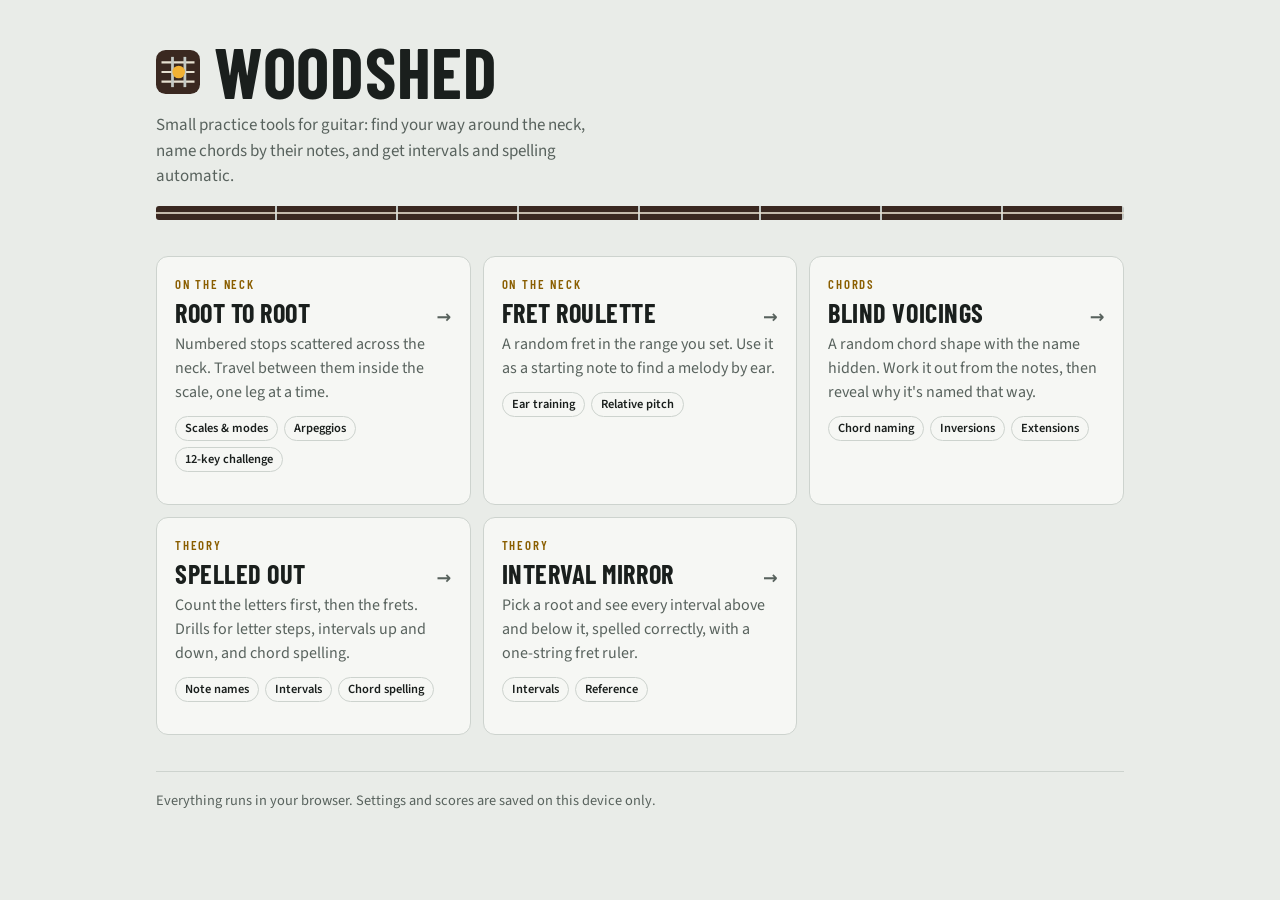
<file: index.html>
<!doctype html>
<html lang="en">
<head>
<meta charset="utf-8">
<meta name="viewport" content="width=device-width,initial-scale=1,viewport-fit=cover">
<title>Woodshed · Guitar practice tools</title>
<meta name="description" content="Free browser tools for guitar practice: fretboard routes, chord voicings, intervals and note spelling.">
<link rel="icon" href="assets/icon.svg" type="image/svg+xml">
<link rel="stylesheet" href="assets/site.css">
<link rel="preconnect" href="https://fonts.googleapis.com">
<link rel="preconnect" href="https://fonts.gstatic.com" crossorigin>
<link rel="stylesheet" href="https://fonts.googleapis.com/css2?family=Barlow+Condensed:wght@600;700&family=Source+Sans+3:wght@400;600&display=swap">
<style>
:root{
  --bg:#E9ECE8; --surface:#F6F7F4; --ink:#1A1F1D; --muted:#58625D; --line:#CDD3CE;
  --accent:#F2B134; --accent-ink:#8A5E00; --teal:#16726A; --wood:#3A2820; --string:#E6DFCF;
  --display:"Barlow Condensed","Arial Narrow",system-ui,sans-serif;
  --body:"Source Sans 3",system-ui,-apple-system,"Segoe UI",sans-serif;
}
@media (prefers-color-scheme: dark){
  :root:not([data-theme="light"]){color-scheme:dark;
    --bg:#121614; --surface:#1A201D; --ink:#E4E8E4; --muted:#96A09B; --line:#2C3431; --accent-ink:#F2B134; --teal:#5FD0C4;}
}
:root[data-theme="dark"]{color-scheme:dark;
  --bg:#121614; --surface:#1A201D; --ink:#E4E8E4; --muted:#96A09B; --line:#2C3431; --accent-ink:#F2B134; --teal:#5FD0C4;}
*{box-sizing:border-box}
body{background:var(--bg);color:var(--ink);font:16px/1.5 var(--body)}
.wrap{max-width:1000px;margin:0 auto;padding:40px 16px 64px;display:flex;flex-direction:column;gap:36px}
.hero{display:flex;flex-direction:column;gap:10px}
.brand{display:flex;align-items:center;gap:14px}
.brand img{width:44px;height:44px}
h1{font-family:var(--display);font-weight:700;font-size:clamp(2.8rem,8vw,4.4rem);line-height:.9;text-transform:uppercase;letter-spacing:.01em;margin:0}
.lede{margin:0;color:var(--muted);max-width:56ch;font-size:1.06rem}
.neck{height:14px;border-radius:3px;background:
  repeating-linear-gradient(90deg,transparent 0 calc(12.5% - 2px),#C3C8C4 calc(12.5% - 2px) 12.5%),
  linear-gradient(var(--wood),var(--wood));position:relative;margin-top:6px}
.neck::after{content:"";position:absolute;inset:6px 0 auto;height:2px;background:var(--string);opacity:.8}
section{display:flex;flex-direction:column;gap:12px}
.cat{font-family:var(--display);font-weight:600;font-size:.8rem;letter-spacing:.14em;text-transform:uppercase;color:var(--accent-ink)}
h2{font-family:var(--display);font-weight:600;font-size:.9rem;letter-spacing:.14em;text-transform:uppercase;color:var(--muted);margin:0}
.grid{display:grid;grid-template-columns:repeat(auto-fill,minmax(270px,1fr));gap:12px}
.card{display:flex;flex-direction:column;gap:6px;background:var(--surface);border:1px solid var(--line);border-radius:12px;padding:18px 18px 16px;color:inherit;text-decoration:none;transition:border-color .15s,transform .15s}
.card:hover{border-color:var(--ink)}
.card:focus-visible{outline:2px solid var(--accent);outline-offset:3px}
.card h3{font-family:var(--display);font-weight:700;font-size:1.65rem;line-height:1;text-transform:uppercase;letter-spacing:.02em;margin:0;display:flex;justify-content:space-between;align-items:baseline;gap:8px}
.card h3 span{font-size:1.1rem;color:var(--muted);transition:transform .15s}
.card:hover h3 span{transform:translateX(3px);color:var(--ink)}
.card p{margin:0;color:var(--muted)}
.tags{display:flex;flex-wrap:wrap;gap:6px;margin-top:6px}
.tags li{list-style:none;font-size:.78rem;font-weight:600;padding:2px 9px;border-radius:999px;border:1px solid var(--line);color:var(--ink)}
.tags{padding:0}
footer{color:var(--muted);font-size:.9rem;border-top:1px solid var(--line);padding-top:18px}
@media (prefers-reduced-motion:reduce){.card,.card h3 span{transition:none}}
</style>
</head>
<body>
<main class="wrap">
  <header class="hero">
    <div class="brand"><img src="assets/icon.svg" alt=""><h1>Woodshed</h1></div>
    <p class="lede">Small practice tools for guitar: find your way around the neck, name chords by their notes, and get intervals and spelling automatic.</p>
    <div class="neck" aria-hidden="true"></div>
  </header>

  <section aria-label="Tools">
    <div class="grid">
      <a class="card" href="root-to-root/">
        <span class="cat">On the neck</span>
        <h3>Root to Root <span aria-hidden="true">→</span></h3>
        <p>Numbered stops scattered across the neck. Travel between them inside the scale, one leg at a time.</p>
        <ul class="tags"><li>Scales &amp; modes</li><li>Arpeggios</li><li>12-key challenge</li></ul>
      </a>
      <a class="card" href="fret-roulette/">
        <span class="cat">On the neck</span>
        <h3>Fret Roulette <span aria-hidden="true">→</span></h3>
        <p>A random fret in the range you set. Use it as a starting note to find a melody by ear.</p>
        <ul class="tags"><li>Ear training</li><li>Relative pitch</li></ul>
      </a>
      <a class="card" href="blind-voicings/">
        <span class="cat">Chords</span>
        <h3>Blind Voicings <span aria-hidden="true">→</span></h3>
        <p>A random chord shape with the name hidden. Work it out from the notes, then reveal why it's named that way.</p>
        <ul class="tags"><li>Chord naming</li><li>Inversions</li><li>Extensions</li></ul>
      </a>
      <a class="card" href="spelled-out/">
        <span class="cat">Theory</span>
        <h3>Spelled Out <span aria-hidden="true">→</span></h3>
        <p>Count the letters first, then the frets. Drills for letter steps, intervals up and down, and chord spelling.</p>
        <ul class="tags"><li>Note names</li><li>Intervals</li><li>Chord spelling</li></ul>
      </a>
      <a class="card" href="interval-mirror/">
        <span class="cat">Theory</span>
        <h3>Interval Mirror <span aria-hidden="true">→</span></h3>
        <p>Pick a root and see every interval above and below it, spelled correctly, with a one-string fret ruler.</p>
        <ul class="tags"><li>Intervals</li><li>Reference</li></ul>
      </a>
    </div>
  </section>

  <footer>Everything runs in your browser. Settings and scores are saved on this device only.</footer>
</main>
</body>
</html>
</file>
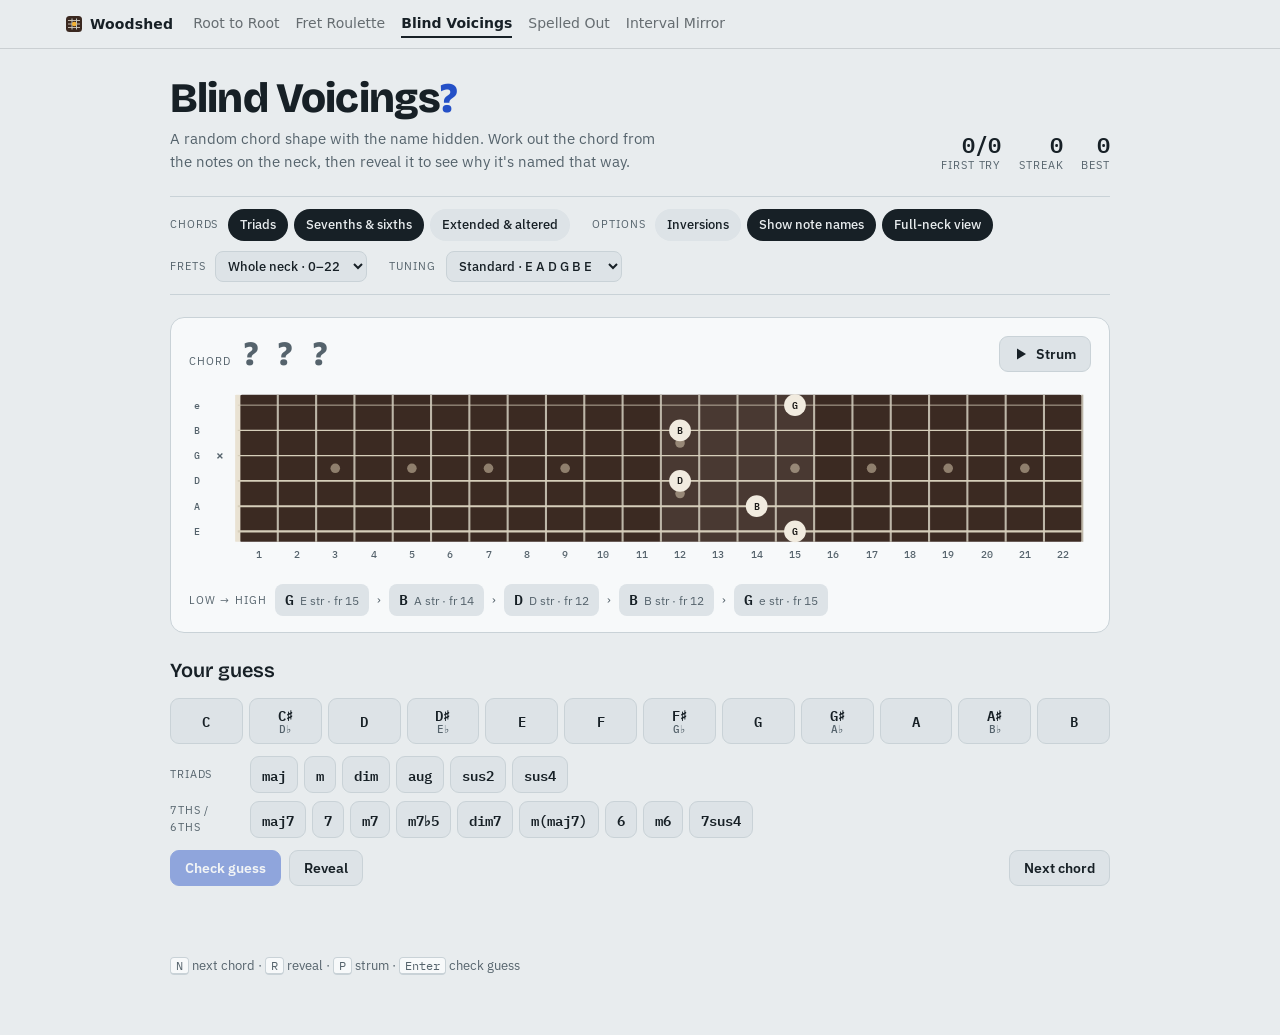
<file: blind-voicings/index.html>
<!doctype html>
<html lang="en">
<head>
<meta charset="utf-8">
<meta name="viewport" content="width=device-width,initial-scale=1,viewport-fit=cover">
<title>Blind Voicings · Woodshed</title>
<link rel="icon" href="../assets/icon.svg" type="image/svg+xml">
<link rel="stylesheet" href="../assets/site.css">
<link rel="preconnect" href="https://fonts.googleapis.com">
<link rel="preconnect" href="https://fonts.gstatic.com" crossorigin>
<link rel="stylesheet" href="https://fonts.googleapis.com/css2?family=Bricolage+Grotesque:opsz,wght@12..96,600;12..96,800&family=IBM+Plex+Mono:wght@500;600&family=IBM+Plex+Sans:wght@400;500;600&display=swap">
<style>
:root{
  --bg:#e8ecee; --surface:#f7f9fa; --ink:#172026; --muted:#55636c; --line:#c9d2d7;
  --chip:#dde3e7; --chip-hover:#d0d8dd;
  --accent:#2450c7; --accent-ink:#ffffff; --good:#1b7a4c; --bad:#b3261e;
  --wood:#3b2a22; --wood-edge:#2a1d17; --fret:#bdb6a8; --nut:#e9e2d2; --string:#d6ceba; --inlay:#8f7f6d;
  --pearl:#f1ebdf; --dot-ink:#1b1a18;
  --c-root:#e25a3c; --c-third:#f0b43c; --c-fifth:#77b8a1; --c-seventh:#86a0ea; --c-ext:#c889dc;
  --display:"Bricolage Grotesque", "Avenir Next", "Segoe UI", system-ui, sans-serif;
  --sans:"IBM Plex Sans", "Segoe UI", system-ui, sans-serif;
  --mono:"IBM Plex Mono", ui-monospace, "SFMono-Regular", Menlo, monospace;
}
@media (prefers-color-scheme: dark){
  :root:not([data-theme="light"]){
    color-scheme:dark;
    --bg:#11161a; --surface:#192026; --ink:#e5eaed; --muted:#93a1aa; --line:#2a343b;
    --chip:#222b32; --chip-hover:#2b363e;
    --accent:#88a8ff; --accent-ink:#0c1322; --good:#5fd09a; --bad:#ff8c82;
    --wood:#33241d; --wood-edge:#20160f;
  }
}
:root[data-theme="dark"]{
  color-scheme:dark;
  --bg:#11161a; --surface:#192026; --ink:#e5eaed; --muted:#93a1aa; --line:#2a343b;
  --chip:#222b32; --chip-hover:#2b363e;
  --accent:#88a8ff; --accent-ink:#0c1322; --good:#5fd09a; --bad:#ff8c82;
  --wood:#33241d; --wood-edge:#20160f;
}
*{box-sizing:border-box}
body{background:var(--bg); color:var(--ink); font:15px/1.55 var(--sans); margin:0}
.wrap{max-width:980px; margin:0 auto; padding-inline:20px; padding-block:28px 48px; display:flex; flex-direction:column; gap:22px}
@media (max-width:520px){ .wrap{padding-inline:16px; padding-block:18px 36px} }

/* header */
.top{display:flex; flex-wrap:wrap; justify-content:space-between; align-items:flex-end; gap:16px}
h1{font-family:var(--display); font-weight:800; font-size:clamp(30px,5vw,42px); line-height:1; letter-spacing:-.02em; margin:0}
h1 .q{color:var(--accent)}
.sub{margin:8px 0 0; color:var(--muted); max-width:56ch}
.score{display:flex; gap:18px; font-variant-numeric:tabular-nums}
.score div{display:flex; flex-direction:column; align-items:flex-end}
.score b{font-family:var(--mono); font-size:22px; font-weight:600; line-height:1.1}
.score span{font-size:11px; letter-spacing:.08em; text-transform:uppercase; color:var(--muted)}

/* settings */
.settings{display:flex; flex-wrap:wrap; gap:10px 22px; align-items:center; padding-block:12px; border-block:1px solid var(--line)}
.settings .grp{display:flex; flex-wrap:wrap; align-items:center; gap:6px}
.lbl{font-size:11px; letter-spacing:.08em; text-transform:uppercase; color:var(--muted); margin-right:4px}
.pill{position:relative; display:inline-flex}
.pill input{position:absolute; opacity:0; inset:0; margin:0; cursor:pointer}
.pill span{padding:5px 11px; border-radius:999px; background:var(--chip); border:1px solid transparent; font-size:13px; font-weight:500; user-select:none}
.pill input:checked + span{background:var(--ink); color:var(--bg)}
.pill input:focus-visible + span{outline:2px solid var(--accent); outline-offset:2px}
select{font:500 13px var(--sans); color:var(--ink); background:var(--chip); border:1px solid var(--line); border-radius:8px; padding:5px 8px}

/* stage */
.stage{background:var(--surface); border:1px solid var(--line); border-radius:14px; padding:18px 18px 16px; display:flex; flex-direction:column; gap:14px}
.stage-head{display:flex; flex-wrap:wrap; justify-content:space-between; align-items:center; gap:12px}
.name-slot{display:flex; align-items:baseline; gap:12px; min-width:0}
.eyebrow{font-size:11px; letter-spacing:.1em; text-transform:uppercase; color:var(--muted)}
#chordName{font-family:var(--display); font-weight:800; font-size:34px; line-height:1; letter-spacing:-.01em}
#chordName.hidden-name{color:var(--muted); letter-spacing:.2em}
.board-wrap{overflow-x:auto}
#board{display:block; width:100%; max-width:100%; height:auto; min-width:330px}
.notes{display:flex; flex-wrap:wrap; gap:8px; align-items:center}
.note{display:flex; align-items:baseline; gap:6px; padding:4px 10px; border-radius:8px; background:var(--chip); font-variant-numeric:tabular-nums}
.note b{font-family:var(--mono); font-weight:600; font-size:15px}
.note small{color:var(--muted); font-size:12px}
.note i{font-style:normal; font-family:var(--mono); font-size:12px; font-weight:600; padding:0 5px; border-radius:4px; color:var(--dot-ink)}
.arrow{color:var(--muted); font-size:12px}

button{font:600 14px var(--sans); cursor:pointer; border-radius:9px; border:1px solid var(--line); background:var(--chip); color:var(--ink); padding:8px 14px}
button:hover{background:var(--chip-hover)}
button:focus-visible{outline:2px solid var(--accent); outline-offset:2px}
button.primary{background:var(--accent); color:var(--accent-ink); border-color:var(--accent)}
button.primary:hover{filter:brightness(1.07)}
button:disabled{opacity:.45; cursor:default}
.strum{display:inline-flex; align-items:center; gap:8px}
.strum svg{width:14px; height:14px}

/* guess */
.guess{display:flex; flex-direction:column; gap:12px}
h2{font-family:var(--display); font-weight:600; font-size:20px; margin:0}
.roots{display:grid; grid-template-columns:repeat(12,1fr); gap:6px}
@media (max-width:700px){ .roots{grid-template-columns:repeat(6,1fr)} }
.roots button{padding:8px 2px; font-family:var(--mono); font-size:14px; line-height:1.15}
.roots button small{display:block; font-size:10.5px; color:var(--muted); font-weight:500}
.sel{background:var(--ink)!important; color:var(--bg)!important; border-color:var(--ink)!important}
.sel small{color:inherit!important; opacity:.75}
.quals{display:flex; flex-direction:column; gap:8px}
.qrow{display:flex; flex-wrap:wrap; gap:6px; align-items:center}
.qrow .lbl{width:70px}
.quals button{font-family:var(--mono); font-weight:600; padding:6px 11px}
.actions{display:flex; flex-wrap:wrap; gap:8px; align-items:center}
.actions .spacer{flex:1}
#feedback{margin:0; min-height:1.55em; font-weight:500}
#feedback.good{color:var(--good)} #feedback.bad{color:var(--bad)}

/* answer */
.answer{background:var(--surface); border:1px solid var(--line); border-radius:14px; padding:20px; display:flex; flex-direction:column; gap:16px}
.ans-name{font-family:var(--display); font-weight:800; font-size:clamp(34px,6vw,48px); line-height:1; letter-spacing:-.015em}
.ans-long{color:var(--muted); margin-top:6px}
.tones-wrap{overflow-x:auto}
table.tones{border-collapse:collapse; width:100%; font-variant-numeric:tabular-nums}
.tones td{padding:7px 10px 7px 0; border-bottom:1px solid var(--line); vertical-align:baseline}
.tones tr:last-child td{border-bottom:0}
.tones .iv{font-family:var(--mono); font-weight:600; font-size:13px; padding:1px 7px; border-radius:5px; color:var(--dot-ink); display:inline-block; min-width:34px; text-align:center}
.tones .nm{font-family:var(--mono); font-weight:600}
.tones .where{color:var(--muted); font-size:13px}
.tones tr.omit td{opacity:.6}
h3{font-family:var(--display); font-weight:600; font-size:17px; margin:0}
.why{margin:0; padding-left:1.1em; display:flex; flex-direction:column; gap:8px; max-width:70ch}
.why b{font-family:var(--mono); font-weight:600}
.stack{display:flex; flex-wrap:wrap; gap:6px; align-items:center}
.alts{background:var(--chip); border-radius:10px; padding:12px 14px; max-width:70ch}
.alts p{margin:0}
.alts b{font-family:var(--mono)}
.keys{color:var(--muted); font-size:12.5px}
kbd{font-family:var(--mono); font-size:11.5px; border:1px solid var(--line); border-bottom-width:2px; border-radius:4px; padding:0 5px; background:var(--surface)}
.legend{display:flex; flex-wrap:wrap; gap:12px; font-size:12.5px; color:var(--muted)}
.legend span{display:inline-flex; align-items:center; gap:5px}
.legend i{width:10px; height:10px; border-radius:50%; display:inline-block}

/* svg */
.sv-wood{fill:var(--wood)} .sv-edge{stroke:var(--wood-edge)}
.sv-fret{stroke:var(--fret)} .sv-nut{fill:var(--nut)}
.sv-str{stroke:var(--string)} .sv-inlay{fill:var(--inlay)}
.sv-lab{fill:var(--muted); font:500 11px var(--mono)}
.sv-fn{fill:var(--muted); font:500 11px var(--mono)}
.sv-dot text{font:600 11.5px var(--mono); fill:var(--dot-ink)}
.sv-mute{fill:var(--muted); font:600 15px var(--mono)}
.sv-open{stroke:var(--ink); stroke-width:1.6}
.sv-open-t{fill:var(--ink); font:600 10px var(--mono)}
@media (prefers-reduced-motion:no-preference){
  .sv-dot{animation:pop .22s ease-out both}
  @keyframes pop{from{transform:scale(.6); opacity:.2} to{transform:scale(1); opacity:1}}
  .sv-dot{transform-box:fill-box; transform-origin:center}
}
</style>
</head>
<body>
<nav class="ws-nav" aria-label="Practice tools"><div class="ws-inner"><a class="ws-home" href="../">Woodshed</a><div class="ws-links"><a href="../root-to-root/">Root to Root</a><a href="../fret-roulette/">Fret Roulette</a><a href="../blind-voicings/" aria-current="page">Blind Voicings</a><a href="../spelled-out/">Spelled Out</a><a href="../interval-mirror/">Interval Mirror</a></div></div></nav>
<script>(function(){var l=document.querySelector(".ws-links"),a=l&&l.querySelector("[aria-current]");if(a&&l.scrollWidth>l.clientWidth)l.scrollLeft=a.offsetLeft-l.offsetLeft-16;})();</script>
<div class="wrap">
  <header class="top">
    <div>
      <h1>Blind Voicings<span class="q">?</span></h1>
      <p class="sub">A random chord shape with the name hidden. Work out the chord from the notes on the neck, then reveal it to see why it's named that way.</p>
    </div>
    <div class="score" aria-label="Score">
      <div><b id="sRight">0/0</b><span>First try</span></div>
      <div><b id="sStreak">0</b><span>Streak</span></div>
      <div><b id="sBest">0</b><span>Best</span></div>
    </div>
  </header>

  <section class="settings" aria-label="Settings">
    <div class="grp"><span class="lbl">Chords</span>
      <label class="pill"><input type="checkbox" id="g-triad" checked><span>Triads</span></label>
      <label class="pill"><input type="checkbox" id="g-seventh" checked><span>Sevenths &amp; sixths</span></label>
      <label class="pill"><input type="checkbox" id="g-ext"><span>Extended &amp; altered</span></label>
    </div>
    <div class="grp"><span class="lbl">Options</span>
      <label class="pill"><input type="checkbox" id="o-inv"><span>Inversions</span></label>
      <label class="pill"><input type="checkbox" id="o-names" checked><span>Show note names</span></label>
      <label class="pill"><input type="checkbox" id="o-full" checked><span>Full-neck view</span></label>
    </div>
    <div class="grp"><label class="lbl" for="o-range">Frets</label>
      <select id="o-range">
        <option value="22">Whole neck · 0–22</option>
        <option value="15">Up to 15th fret</option>
        <option value="12">Up to 12th fret</option>
        <option value="7">Low positions · 0–7</option>
      </select>
    </div>
    <div class="grp"><label class="lbl" for="o-tuning">Tuning</label>
      <select id="o-tuning">
        <option value="std">Standard · E A D G B E</option>
        <option value="p4">All fourths · E A D G C F</option>
      </select>
    </div>
  </section>

  <main class="stage">
    <div class="stage-head">
      <div class="name-slot"><span class="eyebrow">Chord</span><span id="chordName" class="hidden-name">? ? ?</span></div>
      <button class="strum" id="play" title="Play the chord (P)"><svg viewBox="0 0 14 14" aria-hidden="true"><path d="M3 1.5v11l9-5.5z" fill="currentColor"/></svg>Strum</button>
    </div>
    <div class="board-wrap"><svg id="board" viewBox="0 0 540 212" role="img" aria-label="Chord diagram"></svg></div>
    <div class="notes" id="notes" aria-label="Notes from low to high"></div>
  </main>

  <section class="guess" aria-label="Your guess">
    <h2>Your guess</h2>
    <div class="roots" id="roots"></div>
    <div class="quals" id="quals"></div>
    <div class="actions">
      <button class="primary" id="check">Check guess</button>
      <button id="reveal">Reveal</button>
      <span class="spacer"></span>
      <button id="next">Next chord</button>
    </div>
    <p id="feedback" aria-live="polite"></p>
  </section>

  <section class="answer" id="answer" hidden aria-live="polite"></section>

  <p class="keys"><kbd>N</kbd> next chord · <kbd>R</kbd> reveal · <kbd>P</kbd> strum · <kbd>Enter</kbd> check guess</p>
</div>

<script>
(() => {
/* ---------- theory data ---------- */
// tone: [semitones, degree number, long name, colour role]
const T = {
  R:['0',1,'root','root'], '2':[2,2,'major 2nd','third'], b3:[3,3,'minor 3rd','third'], '3':[4,3,'major 3rd','third'],
  '4':[5,4,'perfect 4th','third'], b5:[6,5,'diminished 5th','fifth'], '5':[7,5,'perfect 5th','fifth'], '#5':[8,5,'augmented 5th','fifth'],
  '6':[9,6,'major 6th','seventh'], bb7:[9,7,'diminished 7th','seventh'], b7:[10,7,'minor 7th','seventh'], '7':[11,7,'major 7th','seventh'],
  b9:[1,9,'flat 9th','ext'], '9':[2,9,'9th','ext'], '#9':[3,9,'sharp 9th','ext'], '11':[5,11,'11th','ext'], '#11':[6,11,'sharp 11th','ext'], '13':[9,13,'13th','ext']
};
T.R[0]=0;
const DEG_STEP = {1:0,2:1,3:2,4:3,5:4,6:5,7:6,9:1,11:3,13:5};
const ROLE_ORDER = {R:0,'2':3,b3:3,'3':3,'4':4,b5:5,'5':5,'#5':5,'6':6,bb7:7,b7:7,'7':7,b9:9,'9':9,'#9':9,'11':11,'#11':11,'13':13};

const CHORDS = [
  {id:'maj', sym:'', chip:'maj', name:'major', g:'triad', t:['R','3','5'], o:[]},
  {id:'min', sym:'m', chip:'m', name:'minor', g:'triad', t:['R','b3','5'], o:[]},
  {id:'dim', sym:'dim', chip:'dim', name:'diminished', g:'triad', t:['R','b3','b5'], o:[]},
  {id:'aug', sym:'aug', chip:'aug', name:'augmented', g:'triad', t:['R','3','#5'], o:[]},
  {id:'sus2', sym:'sus2', chip:'sus2', name:'suspended 2nd', g:'triad', t:['R','2','5'], o:[]},
  {id:'sus4', sym:'sus4', chip:'sus4', name:'suspended 4th', g:'triad', t:['R','4','5'], o:[]},
  {id:'maj7', sym:'maj7', chip:'maj7', name:'major seventh', g:'seventh', t:['R','3','5','7'], o:['5']},
  {id:'dom7', sym:'7', chip:'7', name:'dominant seventh', g:'seventh', t:['R','3','5','b7'], o:['5']},
  {id:'m7', sym:'m7', chip:'m7', name:'minor seventh', g:'seventh', t:['R','b3','5','b7'], o:['5']},
  {id:'m7b5', sym:'m7b5', chip:'m7b5', name:'half-diminished (minor seven flat five)', g:'seventh', t:['R','b3','b5','b7'], o:[]},
  {id:'dim7', sym:'dim7', chip:'dim7', name:'diminished seventh', g:'seventh', t:['R','b3','b5','bb7'], o:[]},
  {id:'mmaj7', sym:'m(maj7)', chip:'m(maj7)', name:'minor-major seventh', g:'seventh', t:['R','b3','5','7'], o:['5']},
  {id:'six', sym:'6', chip:'6', name:'major sixth', g:'seventh', t:['R','3','5','6'], o:['5']},
  {id:'m6', sym:'m6', chip:'m6', name:'minor sixth', g:'seventh', t:['R','b3','5','6'], o:['5']},
  {id:'7sus4', sym:'7sus4', chip:'7sus4', name:'dominant seventh, suspended 4th', g:'seventh', t:['R','4','5','b7'], o:['5']},
  {id:'add9', sym:'add9', chip:'add9', name:'major add nine', g:'ext', t:['R','3','5','9'], o:['5']},
  {id:'madd9', sym:'m(add9)', chip:'m(add9)', name:'minor add nine', g:'ext', t:['R','b3','5','9'], o:['5']},
  {id:'69', sym:'6/9', chip:'6/9', name:'six nine', g:'ext', t:['R','3','5','6','9'], o:['5']},
  {id:'maj9', sym:'maj9', chip:'maj9', name:'major ninth', g:'ext', t:['R','3','5','7','9'], o:['5']},
  {id:'dom9', sym:'9', chip:'9', name:'dominant ninth', g:'ext', t:['R','3','5','b7','9'], o:['5']},
  {id:'m9', sym:'m9', chip:'m9', name:'minor ninth', g:'ext', t:['R','b3','5','b7','9'], o:['5']},
  {id:'7b9', sym:'7b9', chip:'7b9', name:'dominant seventh, flat nine', g:'ext', t:['R','3','5','b7','b9'], o:['5']},
  {id:'7s9', sym:'7#9', chip:'7#9', name:'dominant seventh, sharp nine', g:'ext', t:['R','3','5','b7','#9'], o:['5']},
  {id:'dom13', sym:'13', chip:'13', name:'dominant thirteenth', g:'ext', t:['R','3','5','b7','9','13'], o:['5','9']},
  {id:'maj7s11', sym:'maj7#11', chip:'maj7#11', name:'major seventh, sharp eleven', g:'ext', t:['R','3','5','7','#11'], o:['5']},
  {id:'m11', sym:'m11', chip:'m11', name:'minor eleventh', g:'ext', t:['R','b3','5','b7','9','11'], o:['5','9']},
];
const GROUPS = [['triad','Triads'],['seventh','7ths / 6ths'],['ext','Extended']];

const LET = ['C','D','E','F','G','A','B'], NAT = [0,2,4,5,7,9,11];
const NEUTRAL = ['C','C#','D','Eb','E','F','F#','G','Ab','A','Bb','B'];
const ROOT_CANDS = [['C','B#'],['C#','Db'],['D'],['Eb','D#'],['E','Fb'],['F','E#'],['F#','Gb'],['G'],['Ab','G#'],['A'],['Bb','A#'],['B','Cb']];
const ROOT_BTN = [['C'],['C#','Db'],['D'],['D#','Eb'],['E'],['F'],['F#','Gb'],['G'],['G#','Ab'],['A'],['A#','Bb'],['B']];
const TUNINGS = {std:{midi:[40,45,50,55,59,64], names:['E','A','D','G','B','e']}, p4:{midi:[40,45,50,55,60,65], names:['E','A','D','G','C','f']}};

const fmtAcc = s => s.replace(/bb/g,'♭♭').replace(/b/g,'♭').replace(/#/g,'♯');
const fmtNote = n => n ? n[0] + fmtAcc(n.slice(1)) : '';
const fmtIv = t => t === 'R' ? 'R' : fmtAcc(t);
const pcOf = (root, t) => (root + T[t][0]) % 12;
const rnd = n => Math.floor(Math.random() * n);
const escapeHtml = s => s.replace(/[&<>"]/g, c => ({'&':'&amp;','<':'&lt;','>':'&gt;','"':'&quot;'}[c]));

function nameAt(letterIdx, pc){
  let acc = ((pc - NAT[letterIdx]) % 12 + 12) % 12; if (acc > 6) acc -= 12;
  return {name: LET[letterIdx] + (acc > 0 ? '#'.repeat(acc) : 'b'.repeat(-acc)), acc};
}
// Spell every chord tone from the letter its interval number demands, choosing the root spelling with the fewest awkward accidentals
function spell(root, chord){
  let best = null;
  ROOT_CANDS[root].forEach((cand, order) => {
    const li = LET.indexOf(cand[0]);
    const names = {}; let score = order * 0.1;
    chord.t.forEach(t => {
      const r = nameAt((li + DEG_STEP[T[t][1]]) % 7, pcOf(root, t));
      names[t] = r.name;
      score += Math.abs(r.acc);
      if (Math.abs(r.acc) >= 2 && t !== 'bb7') score += 4;
      if (['E#','B#','Fb','Cb'].includes(r.name)) score += 1.5;
    });
    if (!best || score < best.score) best = {score, names, letter: li};
  });
  return best;
}

/* ---------- voicing search ---------- */
function findVoicings(chord, root, tun, rootPos, maxFret){
  const pcTone = {}; chord.t.forEach(t => pcTone[pcOf(root, t)] = t);
  const req = chord.t.filter(t => !chord.o.includes(t));
  const minN = Math.max(3, req.length);
  const out = [], seen = new Set();
  const BASS_OK = ['3','b3','5','b5','#5','7','b7','bb7'];
  for (let lo = 1; lo + 3 <= maxFret; lo++){
    const frets = lo <= 2 ? [0] : [];
    for (let f = lo; f <= lo + 3; f++) frets.push(f);
    const opts = tun.map(m => [-1, ...frets.filter(f => pcTone[(m + f) % 12] !== undefined)]);
    const arr = new Array(6);
    (function rec(i){
      if (i === 6) return check(arr.slice());
      for (const f of opts[i]){ arr[i] = f; rec(i + 1); }
    })(0);
  }
  function check(arr){
    const played = []; arr.forEach((f, i) => { if (f >= 0) played.push(i); });
    if (played.length < minN) return;
    const gaps = (played[played.length - 1] - played[0] + 1) - played.length;
    if (gaps > 1) return;
    const tones = played.map(i => pcTone[(tun[i] + arr[i]) % 12]);
    if (!req.every(t => tones.includes(t))) return;
    const bass = tones[0];
    if (rootPos ? bass !== 'R' : (bass === 'R' || !BASS_OK.includes(bass))) return;
    const fretted = played.filter(i => arr[i] > 0);
    if (fretted.length){
      const fs = fretted.map(i => arr[i]); const minF = Math.min(...fs), maxF = Math.max(...fs);
      if (maxF - minF > 3) return;
      if (played.some(i => arr[i] === 0) && maxF > 5) return;
      const atMin = fretted.filter(i => arr[i] === minF);
      let fingers = fretted.length;
      if (atMin.length > 1){
        let ok = true;
        for (let k = atMin[0]; k <= atMin[atMin.length - 1]; k++) if (arr[k] === 0) ok = false;
        if (ok) fingers = 1 + fretted.filter(i => arr[i] > minF).length;
      }
      if (fingers > 4) return;
    }
    // keep the 13th above the 7th so it reads as a 13, not a 6
    if (chord.t.includes('13')){
      const lowest = t => Math.min(...played.filter(i => pcTone[(tun[i] + arr[i]) % 12] === t).map(i => tun[i] + arr[i]));
      if (lowest('13') < lowest('b7')) return;
    }
    const key = arr.join(',');
    if (seen.has(key)) return; seen.add(key);
    out.push({arr, n: played.length});
  }
  return out;
}

/* ---------- state ---------- */
const S = {
  groups:{triad:true, seventh:true, ext:false}, inv:false, names:true, tuning:'std', full:true, maxFret:22,
  score:{seen:0, right:0, streak:0, best:0},
  cur:null, guess:{root:null, q:null}, revealed:false, attempted:false
};
try {
  const saved = JSON.parse(localStorage.getItem('blind-voicings') || 'null');
  if (saved){ Object.assign(S.groups, saved.groups || {}); S.inv = !!saved.inv; S.names = saved.names !== false; S.tuning = saved.tuning || 'std'; S.full = saved.full !== false; if ([22,15,12,7].includes(saved.maxFret)) S.maxFret = saved.maxFret; if (saved.score) S.score = saved.score; }
} catch (e) {}
function save(){ try { localStorage.setItem('blind-voicings', JSON.stringify({groups:S.groups, inv:S.inv, names:S.names, tuning:S.tuning, full:S.full, maxFret:S.maxFret, score:S.score})); } catch (e) {} }

const $ = id => document.getElementById(id);

function newChord(){
  let pool = CHORDS.filter(c => S.groups[c.g]);
  if (!pool.length){ S.groups.triad = true; $('g-triad').checked = true; pool = CHORDS.filter(c => c.g === 'triad'); }
  const tun = TUNINGS[S.tuning].midi;
  let pick = null;
  for (let tries = 0; tries < 80 && !pick; tries++){
    const chord = pool[rnd(pool.length)], root = rnd(12);
    let rootPos = !S.inv || Math.random() < 0.45;
    let v = findVoicings(chord, root, tun, rootPos, S.maxFret);
    if (!v.length && !rootPos) v = findVoicings(chord, root, tun, true, S.maxFret);
    if (!v.length) continue;
    const total = v.reduce((s, x) => s + x.n * x.n, 0);
    let r = Math.random() * total, chosen = v[0];
    for (const x of v){ r -= x.n * x.n; if (r <= 0){ chosen = x; break; } }
    pick = {chord, root, arr: chosen.arr};
  }
  const {chord, root, arr} = pick;
  const sp = spell(root, chord);
  const pcTone = {}; chord.t.forEach(t => pcTone[pcOf(root, t)] = t);
  const notes = [];
  arr.forEach((f, i) => { if (f >= 0){ const midi = tun[i] + f, pc = midi % 12; notes.push({str:i, fret:f, midi, pc, tone:pcTone[pc]}); } });
  S.cur = {chord, root, arr, notes, names: sp.names, letter: sp.letter, bass: notes[0]};
  S.cur.full = fmtNote(sp.names.R) + fmtAcc(chord.sym) + (notes[0].tone !== 'R' ? '/' + fmtNote(sp.names[notes[0].tone]) : '');
  S.cur.alts = alternates(S.cur);
  S.revealed = false; S.attempted = false;
  S.guess = {root:null, q:null};
  $('answer').hidden = true; $('feedback').textContent = ''; $('feedback').className = '';
  renderAll();
}

function alternates(cur){
  const present = [...new Set(cur.notes.map(n => n.pc))];
  const bassPc = cur.bass.pc; const res = [];
  CHORDS.forEach(c => present.forEach(r => {
    if (c === cur.chord && r === cur.root) return;
    const map = {}; c.t.forEach(t => map[pcOf(r, t)] = t);
    if (!present.every(pc => map[pc] !== undefined)) return;
    const req = c.t.filter(t => !c.o.includes(t));
    if (!req.every(t => present.includes(pcOf(r, t)))) return;
    const sp = spell(r, c);
    const bt = map[bassPc];
    res.push({c, r, name: fmtNote(sp.names.R) + fmtAcc(c.sym) + (bt !== 'R' ? '/' + fmtNote(sp.names[bt]) : ''), rootIsBass: r === bassPc});
  }));
  return res;
}

/* ---------- rendering ---------- */
const ROLE_VAR = {root:'--c-root', third:'--c-third', fifth:'--c-fifth', seventh:'--c-seventh', ext:'--c-ext'};
const roleColor = t => `var(${ROLE_VAR[T[t][3]]})`;

function drawBoard(){
  const svg = $('board'), cur = S.cur, tun = TUNINGS[S.tuning];
  const full = S.full, L = 58, Rm = 10, top = 22, gap = 29;
  const NF = full ? Math.max(12, S.maxFret) : 5;
  const W = full ? L + NF * 44 + Rm : 540;
  const fw = (W - L - Rm) / NF;
  svg.setAttribute('viewBox', `0 0 ${W} 212`);
  svg.style.minWidth = full ? Math.min(W, 900) + 'px' : '330px';
  const fretted = cur.notes.filter(n => n.fret > 0).map(n => n.fret);
  const minF = fretted.length ? Math.min(...fretted) : 1, maxF = fretted.length ? Math.max(...fretted) : 1;
  let start = full || maxF <= NF ? 1 : (maxF - (minF - 1) <= NF - 1 ? minF - 1 : minF);
  start = Math.max(1, start);
  const yOf = i => top + (5 - i) * gap; // i=0 low E at bottom, high string on top
  const xOf = f => L + (f - start + 0.5) * fw;
  const boardTop = top - 12, boardBot = yOf(0) + 12;
  let h = '';
  h += `<rect class="sv-wood" x="${L}" y="${boardTop}" width="${W - L - Rm}" height="${boardBot - boardTop}" rx="3"/>`;
  // inlays
  for (let k = 0; k < NF; k++){
    const f = start + k, cx = L + (k + 0.5) * fw, midY = (boardTop + boardBot) / 2;
    if ([3,5,7,9,15,17,19,21].includes(f)) h += `<circle class="sv-inlay" cx="${cx}" cy="${midY}" r="5.5"/>`;
    if (f === 12 || f === 24) h += `<circle class="sv-inlay" cx="${cx}" cy="${yOf(1) - gap/2}" r="5.5"/><circle class="sv-inlay" cx="${cx}" cy="${yOf(4) + gap/2}" r="5.5"/>`;
  }
  // in full view, softly light the frets the shape uses
  if (full && fretted.length){
    const x1 = L + (minF - start) * fw, x2 = L + (maxF - start + 1) * fw;
    h += `<rect x="${x1}" y="${boardTop}" width="${x2 - x1}" height="${boardBot - boardTop}" fill="#fff" fill-opacity=".07"/>`;
  }
  // frets
  for (let k = 0; k <= NF; k++){
    const x = L + k * fw;
    if (k === 0 && start === 1) h += `<rect class="sv-nut" x="${x - 5}" y="${boardTop}" width="6" height="${boardBot - boardTop}" rx="1"/>`;
    else h += `<line class="sv-fret" x1="${x}" x2="${x}" y1="${boardTop}" y2="${boardBot}" stroke-width="2.4"/>`;
  }
  // strings
  for (let i = 0; i < 6; i++){
    const y = yOf(i);
    h += `<line class="sv-str" x1="${L - 2}" x2="${W - Rm}" y1="${y}" y2="${y}" stroke-width="${(2.6 - i * 0.34).toFixed(2)}"/>`;
    h += `<text class="sv-lab" x="6" y="${y + 4}">${tun.names[i]}</text>`;
  }
  // fret numbers
  for (let k = 0; k < NF; k++){
    const f = start + k;
    h += `<text class="sv-fn" x="${L + (k + 0.5) * fw}" y="${boardBot + 18}" text-anchor="middle"${k === 0 && start > 1 ? ' font-weight="700"' : ''}>${f}${k === 0 && start > 1 ? 'fr' : ''}</text>`;
  }
  // markers
  const label = n => S.revealed ? fmtIv(n.tone) : (S.names ? fmtNote(NEUTRAL[n.pc]) : '');
  for (let i = 0; i < 6; i++){
    const f = cur.arr[i], y = yOf(i), mx = 36;
    if (f < 0) h += `<text class="sv-mute" x="${mx}" y="${y + 5}" text-anchor="middle">×</text>`;
  }
  cur.notes.forEach((n, idx) => {
    const y = yOf(n.str), fill = S.revealed ? roleColor(n.tone) : 'var(--pearl)';
    const delay = `style="animation-delay:${idx * 35}ms"`;
    if (n.fret === 0){
      h += `<g class="sv-dot" ${delay}><circle cx="36" cy="${y}" r="11" fill="${fill}" class="sv-open"/><text x="36" y="${y + 4}" text-anchor="middle">${label(n)}</text></g>`;
    } else {
      h += `<g class="sv-dot" ${delay}><circle cx="${xOf(n.fret)}" cy="${y}" r="12.5" fill="${fill}"/><text x="${xOf(n.fret)}" y="${y + 4}" text-anchor="middle">${label(n)}</text></g>`;
    }
  });
  svg.innerHTML = h;
  // on narrow screens the full neck scrolls sideways: bring the shape into view
  const wrap = svg.parentElement;
  if (full && fretted.length && wrap.scrollWidth > wrap.clientWidth){
    const cx = (L + ((minF + maxF) / 2 - start + 0.5) * fw) / W * svg.clientWidth;
    wrap.scrollLeft = Math.max(0, cx - wrap.clientWidth / 2);
  } else wrap.scrollLeft = 0;
  svg.setAttribute('aria-label', 'Chord diagram: ' + cur.notes.map(n => `string ${6 - n.str} ${n.fret === 0 ? 'open' : 'fret ' + n.fret}`).join(', '));
}

function drawNotes(){
  const cur = S.cur, tun = TUNINGS[S.tuning];
  const parts = cur.notes.map(n => {
    const nm = S.revealed ? fmtNote(cur.names[n.tone]) : (S.names ? fmtNote(NEUTRAL[n.pc]) : '?');
    const iv = S.revealed ? `<i style="background:${roleColor(n.tone)}">${fmtIv(n.tone)}</i>` : '';
    return `<span class="note"><b>${nm}</b>${iv}<small>${tun.names[n.str]} str · ${n.fret === 0 ? 'open' : 'fr ' + n.fret}</small></span>`;
  });
  $('notes').innerHTML = `<span class="eyebrow">Low → high</span>` + parts.join('<span class="arrow">›</span>');
}

function drawName(){
  const el = $('chordName');
  if (S.revealed){ el.textContent = S.cur.full; el.className = ''; }
  else { el.textContent = '? ? ?'; el.className = 'hidden-name'; }
}

function drawGuess(){
  $('roots').innerHTML = ROOT_BTN.map((n, pc) =>
    `<button data-root="${pc}" class="${S.guess.root === pc ? 'sel' : ''}" aria-pressed="${S.guess.root === pc}">${fmtNote(n[0])}${n[1] ? `<small>${fmtNote(n[1])}</small>` : ''}</button>`).join('');
  $('quals').innerHTML = GROUPS.filter(([g]) => S.groups[g]).map(([g, lab]) =>
    `<div class="qrow"><span class="lbl">${lab}</span>${CHORDS.filter(c => c.g === g).map(c =>
      `<button data-q="${c.id}" title="${c.name}" class="${S.guess.q === c.id ? 'sel' : ''}" aria-pressed="${S.guess.q === c.id}">${fmtAcc(c.chip)}</button>`).join('')}</div>`).join('');
  $('check').disabled = S.revealed || S.guess.root === null || !S.guess.q;
  $('reveal').disabled = S.revealed;
}

function drawScore(){
  $('sRight').textContent = `${S.score.right}/${S.score.seen}`;
  $('sStreak').textContent = S.score.streak;
  $('sBest').textContent = S.score.best;
}

function renderAll(){ drawBoard(); drawNotes(); drawName(); drawGuess(); drawScore(); }

/* ---------- explanation ---------- */
const INV = {'3':'first inversion', b3:'first inversion', '5':'second inversion', b5:'second inversion', '#5':'second inversion', '7':'third inversion', b7:'third inversion', bb7:'third inversion'};

function explain(){
  const cur = S.cur, c = cur.chord, names = cur.names, tun = TUNINGS[S.tuning];
  const inC = t => c.t.includes(t), has = t => cur.notes.some(n => n.tone === t);
  const N = t => `<b>${fmtNote(names[t])}</b>`, R = N('R');
  const has7 = inC('7') || inC('b7');
  const L = [];

  if (cur.bass.tone === 'R'){
    L.push(`${R} is the root: every other note is named by its distance above it. It's also the lowest note, so the shape is in root position.`);
  } else {
    const bt = cur.bass.tone;
    L.push(`${R} is the root: every other note is named by its distance above it. The lowest note is ${N(bt)}, the ${T[bt][2]}, so this is ${INV[bt]}. A chord with a note other than the root in the bass is written as a slash chord: <b>${cur.full}</b>.`);
  }

  if (inC('3')) L.push(`${N('3')} is a major 3rd above ${R}. The 3rd decides major or minor, and this one makes the chord major-based.`);
  else if (inC('b3')) L.push(`${N('b3')} is a minor 3rd above ${R}. The 3rd decides major or minor, and this one makes the chord minor-based.`);
  else if (inC('4')) L.push(`There's no 3rd. ${N('4')}, a perfect 4th, takes its place, so the chord is suspended${c.id === 'sus4' ? ': sus4' : ''}. With no 3rd it's neither major nor minor.`);
  else if (inC('2')) L.push(`There's no 3rd. ${N('2')}, a major 2nd, takes its place, so the chord is suspended: sus2. With no 3rd it's neither major nor minor.`);

  if (inC('5')){
    if (has('5')) L.push(c.g === 'triad' ? `${N('5')} is the perfect 5th, which completes the triad.` : `${N('5')} is the perfect 5th.`);
    else L.push(`The 5th (${fmtNote(names['5'])}) is left out. Guitar voicings drop it all the time: it adds the least colour, so the chord still reads the same, and it frees a finger or a string for the notes that matter.`);
  }
  if (inC('b5')){
    if (c.id === 'dim') L.push(`${N('b5')} is a diminished 5th, a half step below the perfect 5th. Minor 3rd plus diminished 5th makes a diminished triad.`);
    else L.push(`${N('b5')} is a diminished 5th. With the minor 3rd it forms a diminished triad${c.id === 'm7b5' ? ', which is where the "♭5" in the name comes from' : ''}.`);
  }
  if (inC('#5')){
    const alt = nameAt((cur.letter + 5) % 7, pcOf(cur.root, '#5')).name;
    L.push(`${N('#5')} is an augmented 5th, a half step above the perfect 5th. Major 3rd plus augmented 5th is an augmented triad. It's spelled ${fmtNote(names['#5'])} rather than ${fmtNote(alt)} because it's a raised 5th, not a 6th. The triad splits the octave into three equal major 3rds, so any of its notes could be named the root.`);
  }

  if (inC('7')){
    if (inC('b3')) L.push(`${N('7')} is a major 7th, a half step below the root. A minor 3rd with a major 7th gives a minor-major 7th: m(maj7).`);
    else if (c.id === 'maj7') L.push(`${N('7')} is a major 7th, a half step below the root. Major triad plus major 7th is "maj7".`);
    else L.push(`${N('7')} is a major 7th, a half step below the root, so the chord is built on a maj7.`);
  }
  if (inC('b7')){
    if (c.id === 'm7b5') L.push(`${N('b7')} is a minor 7th. A diminished triad plus a minor 7th is half-diminished, written m7♭5 (or ø7). Compare the dim7 chord, which has a diminished 7th instead.`);
    else if (inC('b3')) L.push(`${N('b7')} is a minor 7th. Minor 3rd plus minor 7th makes a minor 7th chord${c.id !== 'm7' ? ', which the extensions sit on top of' : ''}.`);
    else if (inC('4')) L.push(`${N('b7')} is a minor 7th added to the sus4, giving 7sus4. It keeps the dominant pull, with the 4th standing in for the 3rd.`);
    else L.push(`${N('b7')} is a minor 7th. A major 3rd plus a minor 7th is the dominant-7th sound, written as a plain "7"${c.id !== 'dom7' ? ', and the other tones build on it' : ''}.`);
  }
  if (inC('bb7')){
    const alt = nameAt((cur.letter + 5) % 7, pcOf(cur.root, 'bb7')).name;
    L.push(`${N('bb7')} is a diminished 7th. It sounds the same as the major 6th (${fmtNote(alt)}), but it's spelled as a 7th because the chord is a stack of minor 3rds: ${R}, ${N('b3')}, ${N('b5')}, ${N('bb7')}. Because every note is a minor 3rd apart, any of the four could be named the root.`);
  }
  if (inC('6') && !has7){
    const nm = c.id === 'm6' ? 'm6' : c.id === '69' ? '6/9' : '6';
    L.push(`${N('6')} is a major 6th. With no 7th in the chord, the 6th is named directly: "${nm}".`);
  }

  if (inC('9')){
    if (!has('9')) L.push(`The 9th (${fmtNote(names['9'])}) is implied by the name but not played. Extended chords are rarely voiced with every tone on guitar; the 3rd, 7th and the top extension carry the identity.`);
    else if (has7) L.push(`${N('9')} is the 9th: the 2nd, an octave up. ${c.id === 'dom13' || c.id === 'm11' ? 'It fills in the stack below the top extension.' : `Because a 7th is already in the chord, the 9 goes in the name and the 7th is implied: "${fmtAcc(c.sym)}".`}`);
    else if (c.id === '69') L.push(`${N('9')} is the 9th. Adding both a 6th and a 9th to a triad, with no 7th, gives 6/9.`);
    else L.push(`${N('9')} is a 9th added to a triad with no 7th, so it's called "add9". The 3rd is still there, which is what separates it from a sus2.`);
  }
  if (inC('b9')) L.push(`${N('b9')} is a ♭9, a half step above the root (an octave up). On a dominant 7th it's written as an alteration: 7♭9.`);
  if (inC('#9')) L.push(`${N('#9')} is a ♯9. It's the same pitch as a minor 3rd, but the chord already has a major 3rd (${N('3')}), so this note is treated as a raised 9th and spelled ${fmtNote(names['#9'])}. Major and minor 3rd together is the sound of the 7♯9, the "Hendrix chord".`);
  if (inC('11')) L.push(`${N('11')} is the 11th: the 4th, an octave up. Against a minor 3rd it doesn't clash, so a natural 11 is common on minor chords: m11.`);
  if (inC('#11')) L.push(`${N('#11')} is a ♯11. A natural 11 would rub a half step against the major 3rd, so maj7 chords take the raised version: maj7♯11.`);
  if (inC('13')) L.push(`${N('13')} is the 13th: the 6th, an octave up, sitting above the ♭7. Because the minor 7th is present, it's a 13 chord rather than a 6 chord. The 11th is skipped on dominant 13ths since it clashes with the major 3rd.`);

  const counts = {}; cur.notes.forEach(n => counts[n.tone] = (counts[n.tone] || 0) + 1);
  const dbl = Object.keys(counts).filter(t => counts[t] > 1);
  if (dbl.length) L.push(`${dbl.map(t => `${N(t)} (×${counts[t]})`).join(' and ')} ${dbl.length > 1 ? 'are' : 'is'} doubled. Doubling a note adds weight but never changes the name.`);

  const resp = [...new Set(cur.notes.map(n => n.tone))].filter(t => NEUTRAL[pcOf(cur.root, t)] !== names[t]);
  if (resp.length) L.push(`Spelling: ${resp.map(t => `${fmtNote(NEUTRAL[pcOf(cur.root, t)])} is written <b>${fmtNote(names[t])}</b> because the ${T[t][2]} of ${fmtNote(names.R)} has to use the letter ${names[t][0]}`).join('; ')}. Each note takes the letter that matches its interval number.`);

  // stack order
  const firstSeen = []; cur.notes.forEach(n => { if (!firstSeen.includes(n.tone)) firstSeen.push(n.tone); });
  const ordered = firstSeen.every((t, i) => i === 0 || ROLE_ORDER[t] >= ROLE_ORDER[firstSeen[i - 1]]);

  // tone table
  const rows = c.t.map(t => {
    const where = cur.notes.filter(n => n.tone === t).map(n => `${tun.names[n.str]} string ${n.fret === 0 ? 'open' : 'fret ' + n.fret}`);
    return `<tr class="${where.length ? '' : 'omit'}"><td><span class="iv" style="background:${roleColor(t)}">${fmtIv(t)}</span></td><td class="nm">${fmtNote(names[t])}</td><td>${T[t][2]}</td><td class="where">${where.length ? where.join(', ') : 'left out'}</td></tr>`;
  }).join('');

  const stack = cur.notes.map(n => `<span class="note"><b>${fmtNote(names[n.tone])}</b><i style="background:${roleColor(n.tone)}">${fmtIv(n.tone)}</i></span>`).join('<span class="arrow">›</span>');

  let alts = '';
  if (cur.alts.length){
    const list = cur.alts.slice(0, 6).map(a => `<b>${a.name}</b>`).join(', ');
    let tail = `Which name fits depends on the bass note and the harmony around it.`;
    const bassRoot = cur.alts.find(a => a.rootIsBass);
    if (cur.bass.tone !== 'R' && bassRoot) tail += ` Since ${fmtNote(names[cur.bass.tone])} is in the bass, <b>${bassRoot.name}</b> is often the simpler reading.`;
    else if (cur.bass.tone === 'R') tail += ` With ${fmtNote(names.R)} in the bass, <b>${cur.full}</b> is the usual reading.`;
    alts = `<div class="alts"><p>The same set of notes can also be named ${list}. ${tail}</p></div>`;
  }

  const inv = cur.bass.tone !== 'R' ? ` · ${INV[cur.bass.tone]}` : '';
  $('answer').innerHTML = `
    <div><div class="ans-name">${cur.full}</div><div class="ans-long">${fmtNote(names.R)} ${c.name}${inv}</div></div>
    <div class="tones-wrap"><table class="tones"><tbody>${rows}</tbody></table></div>
    <div class="legend"><span><i style="background:var(--c-root)"></i>root</span><span><i style="background:var(--c-third)"></i>3rd / sus tone</span><span><i style="background:var(--c-fifth)"></i>5th</span><span><i style="background:var(--c-seventh)"></i>6th / 7th</span><span><i style="background:var(--c-ext)"></i>extension</span></div>
    <h3>Why it's called ${cur.full}</h3>
    <ul class="why">${L.map(x => `<li>${x}</li>`).join('')}</ul>
    <div><h3 style="margin-bottom:8px">Low to high</h3><div class="stack">${stack}</div>
    ${ordered ? '' : `<p style="margin:8px 0 0;color:var(--muted);max-width:70ch">The tones aren't stacked in root–3rd–5th–7th order. Guitar shapes spread notes across strings wherever the fingers fall; the name only depends on which notes are present and which one is the root.</p>`}</div>
    ${alts}`;
  $('answer').hidden = false;
}

/* ---------- actions ---------- */
function reveal(){
  if (S.revealed) return;
  if (!S.attempted){ S.score.seen++; S.score.streak = 0; S.attempted = true; }
  S.revealed = true; save(); explain(); renderAll();
}
function checkGuess(){
  if (S.revealed || S.guess.root === null || !S.guess.q) return;
  const cur = S.cur, g = S.guess;
  const exact = g.q === cur.chord.id && g.root === cur.root;
  const alt = cur.alts.find(a => a.c.id === g.q && a.r === g.root);
  const fb = $('feedback');
  const first = !S.attempted;
  if (first){ S.score.seen++; S.attempted = true; }
  if (exact || alt){
    if (first){ S.score.right++; S.score.streak++; S.score.best = Math.max(S.score.best, S.score.streak); }
    fb.className = 'good';
    fb.textContent = exact ? `Correct: ${cur.full}.${first ? '' : ' (Not first try, so no point.)'}` : `Valid: ${alt.name} is another name for these notes. The generator built it as ${cur.full}.`;
    S.revealed = true; save(); explain(); renderAll();
    $('answer').scrollIntoView({behavior: matchMedia('(prefers-reduced-motion: reduce)').matches ? 'auto' : 'smooth', block:'nearest'});
    return;
  }
  if (first) S.score.streak = 0;
  const q = CHORDS.find(c => c.id === g.q);
  const rootRight = g.root === cur.root, qRight = g.q === cur.chord.id;
  fb.className = 'bad';
  fb.textContent = rootRight ? `Right root, but it isn't ${q.name}. Check the 3rd and the 7th.`
    : qRight ? `Right chord type, wrong root. Which note are the others measured from?`
    : `Not quite. Try again or reveal.`;
  save(); drawScore();
}

document.addEventListener('click', e => {
  const r = e.target.closest('[data-root]'), q = e.target.closest('[data-q]');
  if (r){ S.guess.root = +r.dataset.root; drawGuess(); }
  if (q){ S.guess.q = q.dataset.q; drawGuess(); }
});
$('check').onclick = checkGuess;
$('reveal').onclick = reveal;
$('next').onclick = newChord;
$('play').onclick = strum;

['triad','seventh','ext'].forEach(g => {
  const el = $('g-' + g); el.checked = S.groups[g];
  el.onchange = () => { S.groups[g] = el.checked; if (!Object.values(S.groups).some(Boolean)){ S.groups[g] = true; el.checked = true; } save(); newChord(); };
});
$('o-inv').checked = S.inv; $('o-inv').onchange = e => { S.inv = e.target.checked; save(); newChord(); };
$('o-names').checked = S.names; $('o-names').onchange = e => { S.names = e.target.checked; save(); drawBoard(); drawNotes(); };
$('o-full').checked = S.full; $('o-full').onchange = e => { S.full = e.target.checked; save(); drawBoard(); };
$('o-range').value = String(S.maxFret); $('o-range').onchange = e => { S.maxFret = +e.target.value; save(); newChord(); };
$('o-tuning').value = S.tuning; $('o-tuning').onchange = e => { S.tuning = e.target.value; save(); newChord(); };

document.addEventListener('keydown', e => {
  if (e.metaKey || e.ctrlKey || e.altKey || e.target.tagName === 'SELECT') return;
  const k = e.key.toLowerCase();
  if (k === 'n'){ newChord(); }
  else if (k === 'r'){ reveal(); }
  else if (k === 'p'){ strum(); }
  else if (k === 'enter' && !(e.target.tagName === 'BUTTON')){ checkGuess(); }
});

/* ---------- sound: plucked-string synthesis ---------- */
let ctx = null;
function pluck(freq, when, dur){
  const sr = ctx.sampleRate, len = Math.floor(sr * dur), N = Math.max(2, Math.round(sr / freq));
  const buf = ctx.createBuffer(1, len, sr), out = buf.getChannelData(0);
  const ring = new Float32Array(N); for (let i = 0; i < N; i++) ring[i] = Math.random() * 2 - 1;
  let p = 0;
  for (let i = 0; i < len; i++){
    const nx = (p + 1) % N; const v = ring[p];
    out[i] = v; ring[p] = 0.4985 * (v + ring[nx]); p = nx;
  }
  const src = ctx.createBufferSource(); src.buffer = buf;
  const g = ctx.createGain(); g.gain.value = 0.22;
  src.connect(g).connect(ctx.destination); src.start(when);
}
function strum(){
  try {
    ctx = ctx || new (window.AudioContext || window.webkitAudioContext)();
    if (ctx.state === 'suspended') ctx.resume();
    const t0 = ctx.currentTime + 0.03;
    S.cur.notes.forEach((n, i) => pluck(440 * Math.pow(2, (n.midi - 69) / 12), t0 + i * 0.045, 2.6));
  } catch (e) {}
}

newChord();
})();
</script>
</body>
</html>
</file>
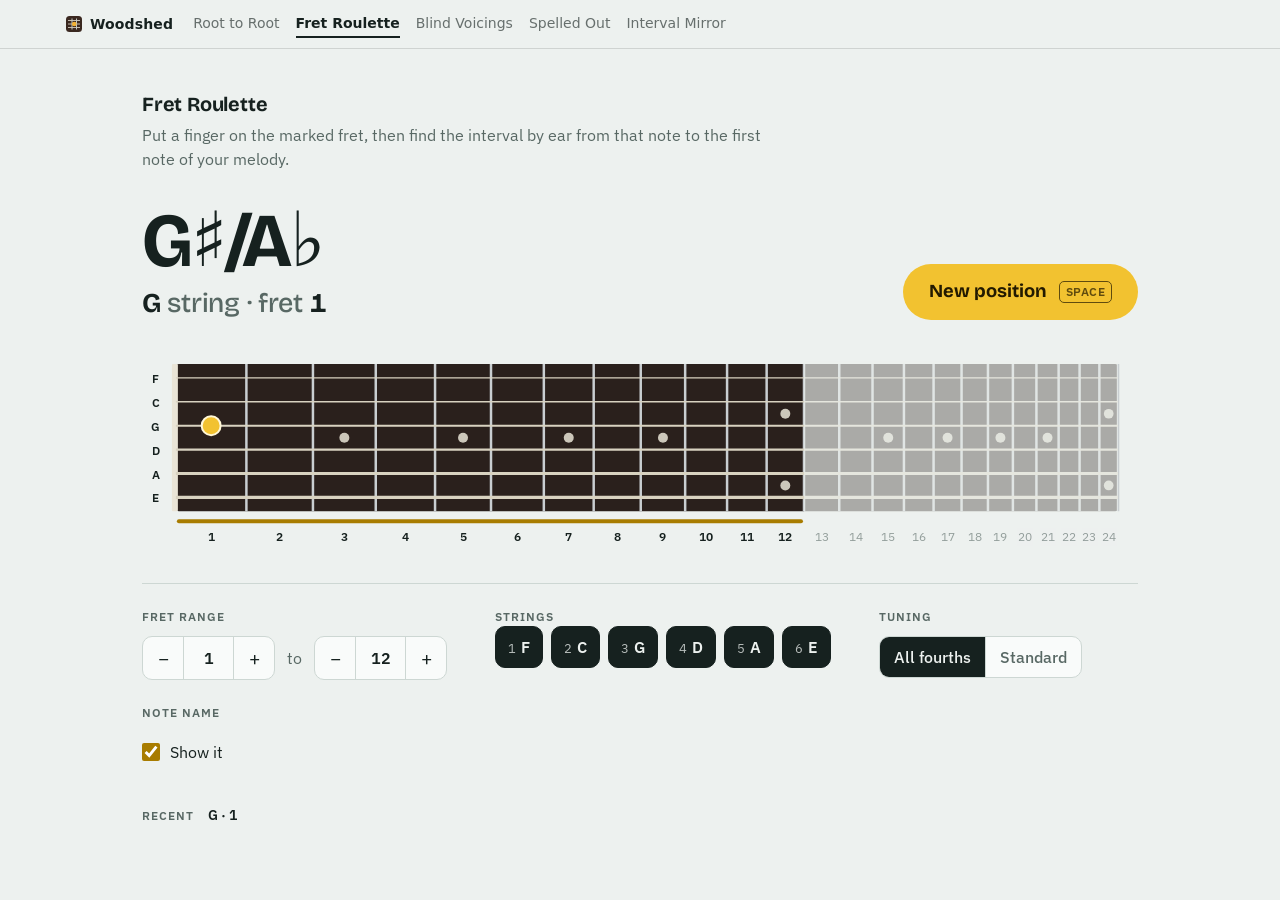
<file: fret-roulette/index.html>
<!doctype html>
<html lang="en">
<head>
<meta charset="utf-8">
<meta name="viewport" content="width=device-width,initial-scale=1,viewport-fit=cover">
<title>Fret Roulette · Woodshed</title>
<link rel="icon" href="../assets/icon.svg" type="image/svg+xml">
<link rel="stylesheet" href="../assets/site.css">
<link rel="stylesheet" href="https://fonts.googleapis.com/css2?family=Bricolage+Grotesque:opsz,wght@12..96,500;12..96,700&family=IBM+Plex+Sans:wght@400;500;600&display=swap">
<style>
/* Layout: one working screen. The readout and the neck are the page; settings sit quietly underneath. */
:root {
  --bg: #EDF1EF;
  --surface: #F9FBFA;
  --ink: #16211F;
  --muted: #586864;
  --line: #CDD7D3;
  --accent: #F2C230;
  --accent-strong: #A87C00;
  --accent-ink: #231A00;
  --focus: #0E6B5C;
  --wood: #2A201C;
  --fret: #C9CED1;
  --inlay: #E9E4D6;
  --string: #D8D2C0;
  --marker-ring: #FFF7D6;
  --display: "Bricolage Grotesque", "Avenir Next Condensed", "Arial Narrow", system-ui, sans-serif;
  --body: "IBM Plex Sans", "Segoe UI", system-ui, -apple-system, sans-serif;
}
@media (prefers-color-scheme: dark) {
  :root:not([data-theme="light"]) {
    --bg: #111819; --surface: #1A2425; --ink: #E7EEEB; --muted: #93A4A0; --line: #2E3C3D;
    --accent: #F2C230; --accent-strong: #F2C230; --accent-ink: #231A00; --focus: #7FD6C4;
    --wood: #35271F; --fret: #AEB4B8; --inlay: #D9D3C2; --string: #CFC8B4; --marker-ring: #FFF7D6;
    color-scheme: dark;
  }
}
:root[data-theme="dark"] {
  --bg: #111819; --surface: #1A2425; --ink: #E7EEEB; --muted: #93A4A0; --line: #2E3C3D;
  --accent: #F2C230; --accent-strong: #F2C230; --accent-ink: #231A00; --focus: #7FD6C4;
  --wood: #35271F; --fret: #AEB4B8; --inlay: #D9D3C2; --string: #CFC8B4; --marker-ring: #FFF7D6;
  color-scheme: dark;
}

* { box-sizing: border-box; }
body {
  background: var(--bg);
  color: var(--ink);
  font-family: var(--body);
  font-size: 16px;
  line-height: 1.5;
}
.page {
  max-width: 1060px;
  margin-inline: auto;
  padding-inline: clamp(16px, 4vw, 32px);
  padding-block: clamp(20px, 4vw, 40px);
  display: flex;
  flex-direction: column;
  gap: clamp(20px, 3vw, 32px);
}

header { display: flex; flex-direction: column; gap: 4px; }
h1 {
  font-family: var(--display);
  font-weight: 700;
  font-size: 1.25rem;
  letter-spacing: -0.01em;
  margin: 0;
}
header p { margin: 0; color: var(--muted); max-width: 62ch; }

/* Readout */
.stage {
  display: flex;
  flex-wrap: wrap;
  align-items: flex-end;
  justify-content: space-between;
  gap: 16px 32px;
}
.readout { min-width: 0; display: flex; flex-direction: column; gap: 8px; }
.readout-main {
  font-family: var(--display);
  font-weight: 700;
  font-size: clamp(2.4rem, 9vw, 4.75rem);
  line-height: 1;
  letter-spacing: -0.03em;
  margin: 0;
  display: flex;
  flex-wrap: wrap;
  gap: 0 0.4em;
  text-wrap: balance;
}
.readout-main .fret-num { font-variant-numeric: tabular-nums; }
.readout-main .soft { font-weight: 500; color: var(--muted); }
.readout-sub {
  font-family: var(--display);
  font-weight: 500;
  font-size: clamp(1.2rem, 3.4vw, 1.7rem);
  line-height: 1.2;
  letter-spacing: -0.01em;
  font-variant-numeric: tabular-nums;
  color: var(--muted);
  margin: 0;
}
.readout-sub strong { color: var(--ink); font-weight: 700; }

.next {
  font: inherit;
  font-family: var(--display);
  font-weight: 700;
  font-size: 1.15rem;
  background: var(--accent);
  color: var(--accent-ink);
  border: 0;
  border-radius: 999px;
  padding: 14px 26px;
  cursor: pointer;
  display: inline-flex;
  align-items: center;
  gap: 12px;
  transition: transform 0.08s ease;
}
.next:hover { filter: brightness(1.05); }
.next:active { transform: translateY(1px) scale(0.99); }
kbd {
  font-family: var(--body);
  font-size: 0.72rem;
  font-weight: 600;
  letter-spacing: 0.04em;
  text-transform: uppercase;
  border: 1.5px solid currentColor;
  border-radius: 5px;
  padding: 1px 6px;
  opacity: 0.7;
}
@media (hover: none) { kbd { display: none; } }

/* Neck */
.neck-wrap { overflow-x: auto; border-radius: 6px; }
.neck { display: block; width: 100%; min-width: 820px; height: auto; }
.neck .board { fill: var(--wood); }
.neck .nut { fill: var(--inlay); }
.neck .wire { stroke: var(--fret); stroke-width: 2.5; }
.neck .inlay { fill: var(--inlay); opacity: 0.85; }
.neck .str { stroke: var(--string); transition: opacity 0.15s; }
.neck .str.off { opacity: 0.22; }
.neck .dim { fill: var(--bg); opacity: 0.66; }
.neck .bracket { stroke: var(--accent-strong); stroke-width: 4; stroke-linecap: round; fill: none; }
.neck text { font-family: var(--body); font-variant-numeric: tabular-nums; }
.neck .num { fill: var(--muted); font-size: 12px; opacity: 0.6; }
.neck .num.in { fill: var(--ink); font-weight: 600; opacity: 1; }
.neck .sname { fill: var(--ink); font-size: 12.5px; font-weight: 600; }
.neck .sname.off { fill: var(--muted); opacity: 0.45; }
.neck .marker { fill: var(--accent); stroke: var(--marker-ring); stroke-width: 2; transform-box: fill-box; transform-origin: center; }
.neck .marker.pop { animation: pop 0.28s cubic-bezier(.2,1.6,.4,1); }
@keyframes pop { from { transform: scale(0.2); opacity: 0.3; } to { transform: scale(1); opacity: 1; } }
@media (prefers-reduced-motion: reduce) { .neck .marker.pop { animation: none; } .next { transition: none; } }

/* Settings */
.settings {
  display: flex;
  flex-wrap: wrap;
  gap: 24px 48px;
  padding-top: 24px;
  border-top: 1px solid var(--line);
}
.group { display: flex; flex-direction: column; gap: 10px; min-width: 0; }
.group > .label, legend {
  font-size: 0.75rem;
  font-weight: 600;
  letter-spacing: 0.08em;
  text-transform: uppercase;
  color: var(--muted);
  padding: 0;
}
fieldset { border: 0; margin: 0; padding: 0; }
.row { display: flex; flex-wrap: wrap; align-items: center; gap: 8px; }
.to { color: var(--muted); padding-inline: 4px; }

.stepper {
  display: inline-flex;
  align-items: stretch;
  background: var(--surface);
  border: 1px solid var(--line);
  border-radius: 10px;
  overflow: hidden;
}
.stepper button {
  font: inherit; font-size: 1.2rem; line-height: 1;
  width: 40px; border: 0; background: transparent; color: var(--ink); cursor: pointer;
}
.stepper button:hover { background: var(--line); }
.stepper input {
  font: inherit; font-weight: 600; font-variant-numeric: tabular-nums;
  width: 3.2em; text-align: center;
  border: 0; border-inline: 1px solid var(--line);
  background: transparent; color: var(--ink);
  padding: 9px 0;
  -moz-appearance: textfield; appearance: textfield;
}
.stepper input::-webkit-outer-spin-button, .stepper input::-webkit-inner-spin-button { -webkit-appearance: none; margin: 0; }

.chip {
  font: inherit; font-weight: 600; font-variant-numeric: tabular-nums;
  min-width: 46px;
  padding: 8px 12px;
  background: transparent;
  color: var(--muted);
  border: 1px solid var(--line);
  border-radius: 10px;
  cursor: pointer;
}
.chip small { font-weight: 400; opacity: 0.75; margin-right: 5px; }
.chip[aria-pressed="true"] { background: var(--ink); color: var(--bg); border-color: var(--ink); }
.seg { display: inline-flex; border: 1px solid var(--line); border-radius: 10px; overflow: hidden; background: var(--surface); }
.seg button {
  font: inherit; font-weight: 500; padding: 8px 14px; border: 0; background: transparent; color: var(--muted); cursor: pointer;
}
.seg button + button { border-left: 1px solid var(--line); }
.seg button[aria-pressed="true"] { background: var(--ink); color: var(--bg); }
.check { display: inline-flex; align-items: center; gap: 10px; cursor: pointer; padding-block: 8px; }
.check input { width: 18px; height: 18px; accent-color: var(--accent-strong); margin: 0; }

:is(button, input):focus-visible { outline: 2.5px solid var(--focus); outline-offset: 2px; }
.stepper :is(button, input):focus-visible { outline-offset: -3px; }

/* Recent */
.recent { display: flex; flex-wrap: wrap; align-items: baseline; gap: 6px 14px; color: var(--muted); font-size: 0.9rem; }
.recent .label { font-size: 0.75rem; font-weight: 600; letter-spacing: 0.08em; text-transform: uppercase; }
.recent ol { list-style: none; display: flex; flex-wrap: wrap; gap: 4px 14px; margin: 0; padding: 0; font-variant-numeric: tabular-nums; }
.recent li:first-child { color: var(--ink); font-weight: 600; }
</style>
</head>
<body>
<nav class="ws-nav" aria-label="Practice tools"><div class="ws-inner"><a class="ws-home" href="../">Woodshed</a><div class="ws-links"><a href="../root-to-root/">Root to Root</a><a href="../fret-roulette/" aria-current="page">Fret Roulette</a><a href="../blind-voicings/">Blind Voicings</a><a href="../spelled-out/">Spelled Out</a><a href="../interval-mirror/">Interval Mirror</a></div></div></nav>
<script>(function(){var l=document.querySelector(".ws-links"),a=l&&l.querySelector("[aria-current]");if(a&&l.scrollWidth>l.clientWidth)l.scrollLeft=a.offsetLeft-l.offsetLeft-16;})();</script>
<div class="page">
  <header>
    <h1>Fret Roulette</h1>
    <p>Put a finger on the marked fret, then find the interval by ear from that note to the first note of your melody.</p>
  </header>

  <section class="stage">
    <div class="readout" aria-live="polite">
      <p class="readout-main" id="readout"></p>
      <p class="readout-sub" id="readoutSub"></p>
    </div>
    <button class="next" id="next" type="button">New position <kbd>Space</kbd></button>
  </section>

  <div class="neck-wrap" id="neckWrap">
    <svg class="neck" id="neck" viewBox="0 0 1000 200" role="img" aria-label="Guitar neck diagram showing the current position"></svg>
  </div>

  <section class="settings">
    <div class="group">
      <span class="label">Fret range</span>
      <div class="row">
        <span class="stepper">
          <button type="button" data-step="lo:-1" aria-label="Lower the lowest fret">−</button>
          <input id="lo" type="number" inputmode="numeric" min="1" max="24" aria-label="Lowest fret">
          <button type="button" data-step="lo:1" aria-label="Raise the lowest fret">+</button>
        </span>
        <span class="to">to</span>
        <span class="stepper">
          <button type="button" data-step="hi:-1" aria-label="Lower the highest fret">−</button>
          <input id="hi" type="number" inputmode="numeric" min="1" max="24" aria-label="Highest fret">
          <button type="button" data-step="hi:1" aria-label="Raise the highest fret">+</button>
        </span>
      </div>
    </div>

    <fieldset class="group">
      <legend>Strings</legend>
      <div class="row" id="strings"></div>
    </fieldset>

    <div class="group">
      <span class="label">Tuning</span>
      <div class="seg" id="tuning">
        <button type="button" data-tuning="fourths">All fourths</button>
        <button type="button" data-tuning="standard">Standard</button>
      </div>
    </div>

    <div class="group">
      <span class="label">Note name</span>
      <label class="check"><input type="checkbox" id="showNote"> Show it</label>
    </div>
  </section>

  <section class="recent" aria-label="Recent positions">
    <span class="label">Recent</span>
    <ol id="history"></ol>
  </section>
</div>

<script>
(function () {
  var SVG = 'http://www.w3.org/2000/svg';
  var FRETS = 24;
  var NOTES = ['C', 'C♯/D♭', 'D', 'D♯/E♭', 'E', 'F', 'F♯/G♭', 'G', 'G♯/A♭', 'A', 'A♯/B♭', 'B'];
  var ORD = ['1st', '2nd', '3rd', '4th', '5th', '6th'];
  // Index 0 is the 6th (lowest) string. Values are MIDI notes of the open strings.
  var TUNINGS = { fourths: [40, 45, 50, 55, 60, 65], standard: [40, 45, 50, 55, 59, 64] };
  var STORE = 'fret-roulette-settings';

  var state = { lo: 1, hi: 12, strings: [true, true, true, true, true, true], tuning: 'fourths', showNote: true, v: 2 };
  var current = null;
  var history = [];

  try {
    var saved = JSON.parse(localStorage.getItem(STORE) || 'null');
    if (saved && typeof saved === 'object') {
      if (Number.isInteger(saved.lo) && Number.isInteger(saved.hi)) { state.lo = clamp(saved.lo); state.hi = clamp(saved.hi); }
      if (Array.isArray(saved.strings) && saved.strings.length === 6 && saved.strings.some(Boolean)) state.strings = saved.strings.map(Boolean);
      if (TUNINGS[saved.tuning]) state.tuning = saved.tuning;
      state.showNote = saved.v === 2 ? !!saved.showNote : true;
      if (state.lo > state.hi) state.hi = state.lo;
    }
  } catch (e) {}
  function save() { try { localStorage.setItem(STORE, JSON.stringify(state)); } catch (e) {} }
  function clamp(n) { return Math.min(FRETS, Math.max(1, n)); }

  // ---- geometry: real equal-temperament fret spacing ----
  var NUT = 34, END = 980, TOP = 26, GAP = 24;
  function fretX(n) { return NUT + (END - NUT) * (1 - Math.pow(2, -n / 12)) / 0.75; }
  function midX(n) { return (fretX(n - 1) + fretX(n)) / 2; }
  function stringY(i) { return TOP + (5 - i) * GAP; }

  function el(name, attrs, text) {
    var n = document.createElementNS(SVG, name);
    for (var k in attrs) n.setAttribute(k, attrs[k]);
    if (text != null) n.textContent = text;
    return n;
  }

  var neck = document.getElementById('neck');
  var parts = { strings: [], names: [], nums: [] };

  (function buildNeck() {
    neck.appendChild(el('rect', { class: 'board', x: NUT, y: 12, width: END - NUT, height: 148, rx: 3 }));
    [3, 5, 7, 9, 12, 15, 17, 19, 21, 24].forEach(function (f) {
      var r = Math.min(5, (fretX(f) - fretX(f - 1)) * 0.26);
      var ys = f % 12 === 0 ? [stringY(4) + GAP / 2, stringY(1) + GAP / 2] : [stringY(2) - GAP / 2];
      ys.forEach(function (y) { neck.appendChild(el('circle', { class: 'inlay', cx: midX(f), cy: y, r: r })); });
    });
    for (var f = 1; f <= FRETS; f++) {
      neck.appendChild(el('line', { class: 'wire', x1: fretX(f), x2: fretX(f), y1: 12, y2: 160 }));
      var t = el('text', { class: 'num', x: midX(f), y: 190, 'text-anchor': 'middle' }, f);
      parts.nums.push(t);
      neck.appendChild(t);
    }
    neck.appendChild(el('rect', { class: 'nut', x: NUT - 4, y: 12, width: 6, height: 148, rx: 1 }));
    for (var i = 0; i < 6; i++) {
      var s = el('line', { class: 'str', x1: NUT, x2: END, y1: stringY(i), y2: stringY(i), 'stroke-width': (3.2 - i * 0.42).toFixed(2) });
      var n = el('text', { class: 'sname', x: 14, y: stringY(i), 'text-anchor': 'middle', 'dominant-baseline': 'central' });
      parts.strings.push(s); parts.names.push(n);
      neck.appendChild(s); neck.appendChild(n);
    }
    parts.dimL = el('rect', { class: 'dim', y: 10, height: 152 });
    parts.dimR = el('rect', { class: 'dim', y: 10, height: 152 });
    parts.bracket = el('line', { class: 'bracket', y1: 170, y2: 170 });
    parts.marker = el('circle', { class: 'marker', r: 9 });
    [parts.dimL, parts.dimR, parts.bracket, parts.marker].forEach(function (p) { neck.appendChild(p); });
  })();

  // ---- naming ----
  function openName(i) { return NOTES[TUNINGS[state.tuning][i] % 12]; }
  function stringLabel(i) {
    var name = openName(i);
    var twins = TUNINGS[state.tuning].filter(function (m) { return m % 12 === TUNINGS[state.tuning][i] % 12; }).length > 1;
    return (twins ? (i < 3 ? 'Low ' : 'High ') : '') + name;
  }
  function noteAt(pos) { return NOTES[(TUNINGS[state.tuning][pos.s] + pos.f) % 12]; }

  // ---- picking ----
  function inBounds(pos) { return pos && state.strings[pos.s] && pos.f >= state.lo && pos.f <= state.hi; }
  function pick() {
    var pool = [];
    for (var s = 0; s < 6; s++) {
      if (!state.strings[s]) continue;
      for (var f = state.lo; f <= state.hi; f++) pool.push({ s: s, f: f });
    }
    if (pool.length > 1 && current) {
      pool = pool.filter(function (p) { return !(p.s === current.s && p.f === current.f); });
    }
    current = pool[Math.floor(Math.random() * pool.length)];
    history.unshift(current);
    if (history.length > 10) history.pop();
    render(true);
  }

  // ---- rendering ----
  var $ = function (id) { return document.getElementById(id); };
  var stringsBox = $('strings');
  for (var i = 5; i >= 0; i--) {
    var b = document.createElement('button');
    b.type = 'button'; b.className = 'chip'; b.dataset.string = i;
    stringsBox.appendChild(b);
  }

  function render(moved) {
    // settings controls
    $('lo').value = state.lo; $('hi').value = state.hi;
    $('showNote').checked = state.showNote;
    stringsBox.querySelectorAll('button').forEach(function (b) {
      var i = +b.dataset.string;
      b.innerHTML = '<small>' + (6 - i) + '</small>' + openName(i);
      b.setAttribute('aria-pressed', state.strings[i]);
      b.setAttribute('aria-label', ORD[5 - i] + ' string, ' + stringLabel(i));
    });
    document.querySelectorAll('#tuning button').forEach(function (b) {
      b.setAttribute('aria-pressed', b.dataset.tuning === state.tuning);
    });

    // neck
    for (var i = 0; i < 6; i++) {
      parts.strings[i].classList.toggle('off', !state.strings[i]);
      parts.names[i].classList.toggle('off', !state.strings[i]);
      parts.names[i].textContent = openName(i);
    }
    parts.nums.forEach(function (t, k) { t.classList.toggle('in', k + 1 >= state.lo && k + 1 <= state.hi); });
    var a = fretX(state.lo - 1), z = fretX(state.hi);
    parts.dimL.setAttribute('x', NUT + 2); parts.dimL.setAttribute('width', Math.max(0, a - NUT - 2));
    parts.dimR.setAttribute('x', z); parts.dimR.setAttribute('width', Math.max(0, END - z));
    parts.bracket.setAttribute('x1', a + 3); parts.bracket.setAttribute('x2', z - 3);

    if (current) {
      var w = fretX(current.f) - fretX(current.f - 1);
      parts.marker.setAttribute('cx', midX(current.f));
      parts.marker.setAttribute('cy', stringY(current.s));
      parts.marker.setAttribute('r', Math.min(9.5, w * 0.4));
      if (moved) {
        parts.marker.classList.remove('pop');
        void parts.marker.getBoundingClientRect();
        parts.marker.classList.add('pop');
        var wrap = $('neckWrap');
        if (wrap.scrollWidth > wrap.clientWidth) {
          var target = midX(current.f) / 1000 * wrap.scrollWidth - wrap.clientWidth / 2;
          try { wrap.scrollTo({ left: target, behavior: 'smooth' }); } catch (e) { wrap.scrollLeft = target; }
        }
      }
      if (state.showNote) {
        $('readout').textContent = noteAt(current);
        $('readoutSub').innerHTML = '<strong>' + stringLabel(current.s) + '</strong> string · fret <strong>' + current.f + '</strong>';
      } else {
        $('readout').innerHTML =
          '<span>' + stringLabel(current.s) + ' <span class="soft">string</span></span>' +
          '<span><span class="soft">fret</span> <span class="fret-num">' + current.f + '</span></span>';
        $('readoutSub').textContent = '';
      }
      $('readoutSub').hidden = !state.showNote;
      neck.setAttribute('aria-label', 'Guitar neck: ' + stringLabel(current.s) + ' string, fret ' + current.f +
        (state.showNote ? ', note ' + noteAt(current) : ''));
    }

    $('history').innerHTML = history.map(function (p) {
      return '<li>' + stringLabel(p.s) + ' · ' + p.f + '</li>';
    }).join('');
  }

  function settingsChanged() {
    save();
    if (inBounds(current)) render(false); else pick();
  }

  // ---- events ----
  $('next').addEventListener('click', pick);

  function setRange(which, value) {
    if (!Number.isFinite(value)) { render(false); return; }
    value = clamp(Math.round(value));
    state[which] = value;
    if (which === 'lo' && state.hi < value) state.hi = value;
    if (which === 'hi' && state.lo > value) state.lo = value;
    settingsChanged();
  }
  ['lo', 'hi'].forEach(function (id) {
    $(id).addEventListener('change', function (e) { setRange(id, parseFloat(e.target.value)); });
  });
  document.querySelectorAll('[data-step]').forEach(function (b) {
    b.addEventListener('click', function () {
      var p = b.dataset.step.split(':');
      setRange(p[0], state[p[0]] + (+p[1]));
    });
  });

  stringsBox.addEventListener('click', function (e) {
    var b = e.target.closest('button');
    if (!b) return;
    var i = +b.dataset.string;
    var onCount = state.strings.filter(Boolean).length;
    if (state.strings[i] && onCount === 1) return; // keep at least one string
    state.strings[i] = !state.strings[i];
    settingsChanged();
  });

  $('tuning').addEventListener('click', function (e) {
    var b = e.target.closest('button');
    if (!b) return;
    state.tuning = b.dataset.tuning;
    save(); render(false);
  });

  $('showNote').addEventListener('change', function (e) {
    state.showNote = e.target.checked;
    save(); render(false);
  });

  document.addEventListener('keydown', function (e) {
    if (e.code !== 'Space' && e.key !== ' ') return;
    if (e.target.closest('input, button, select, textarea, a')) return;
    e.preventDefault();
    pick();
  });

  pick();
})();
</script>
</body>
</html>
</file>
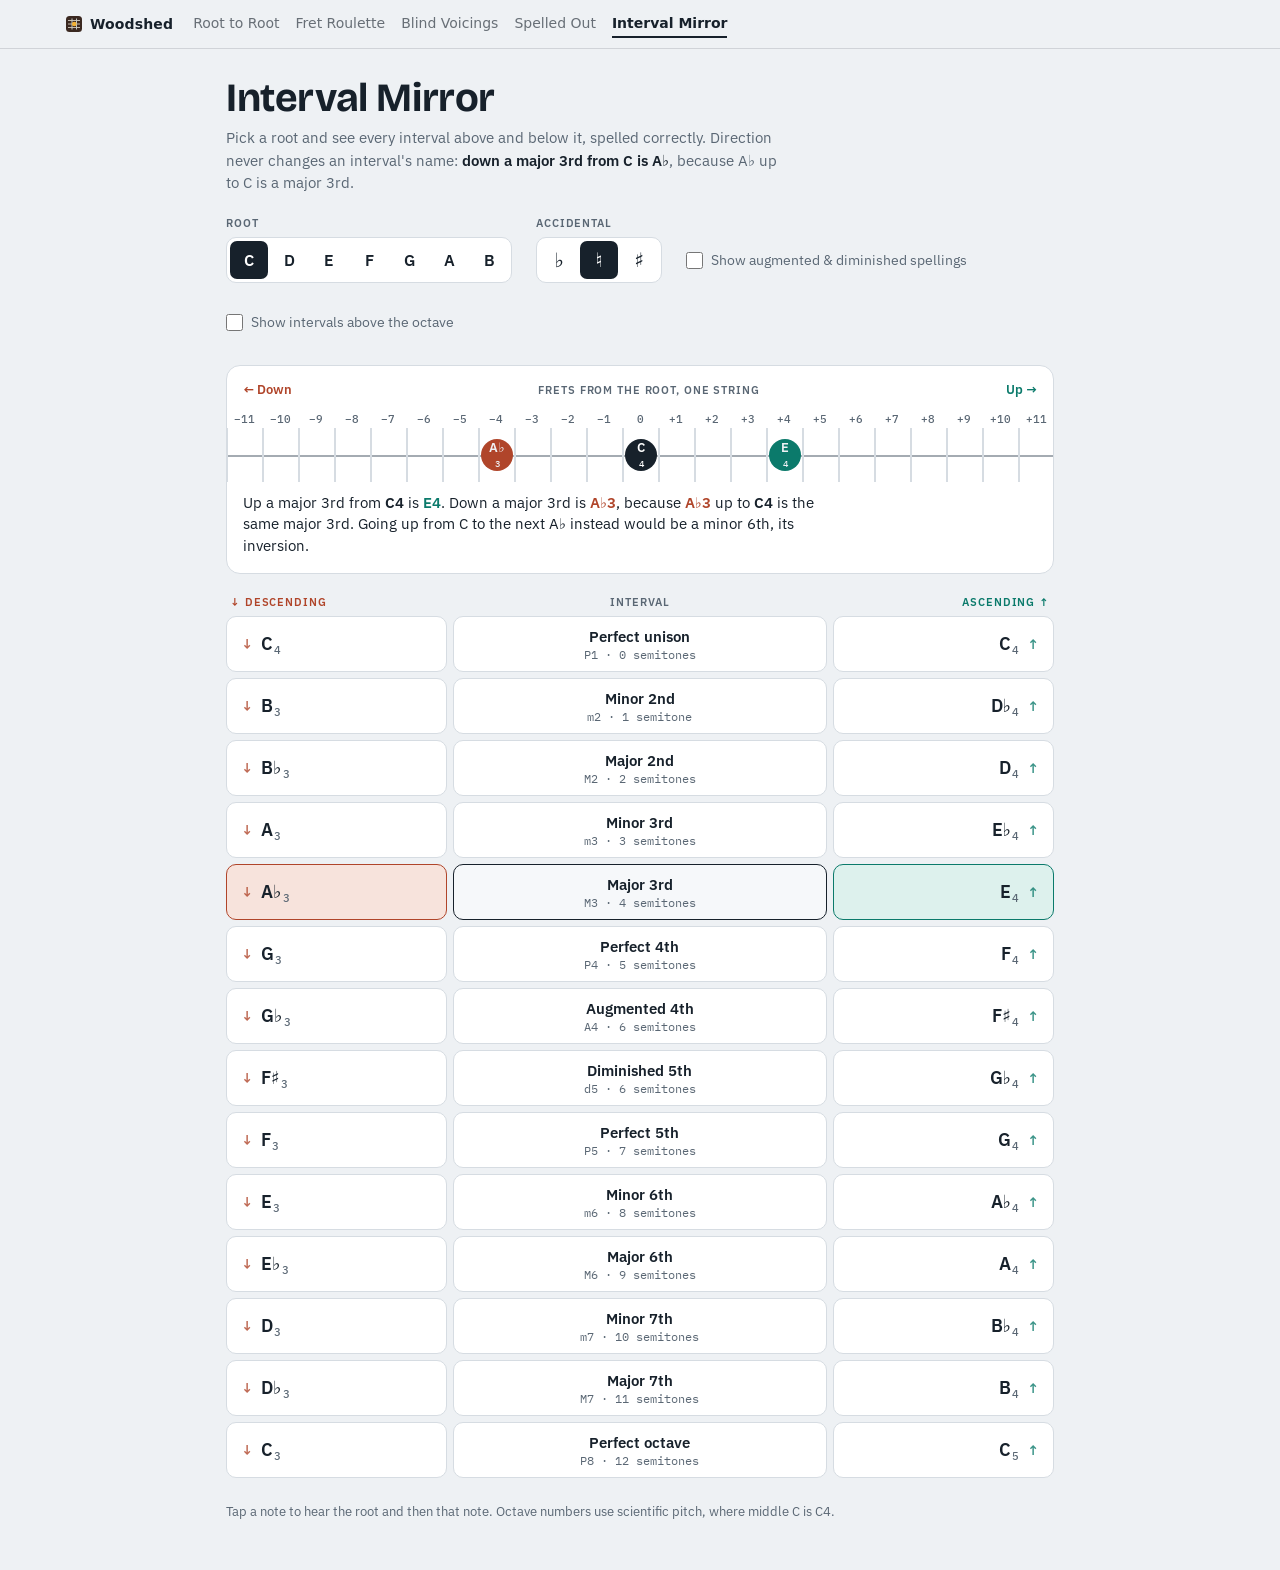
<file: interval-mirror/index.html>
<!doctype html>
<html lang="en">
<head>
<meta charset="utf-8">
<meta name="viewport" content="width=device-width,initial-scale=1,viewport-fit=cover">
<title>Interval Mirror · Woodshed</title>
<link rel="icon" href="../assets/icon.svg" type="image/svg+xml">
<link rel="stylesheet" href="../assets/site.css">
<link rel="preconnect" href="https://fonts.googleapis.com">
<link rel="preconnect" href="https://fonts.gstatic.com" crossorigin>
<link rel="stylesheet" href="https://fonts.googleapis.com/css2?family=Bricolage+Grotesque:opsz,wght@12..96,600;12..96,700&family=IBM+Plex+Mono:wght@400;500&family=IBM+Plex+Sans:wght@400;500;600&display=swap">
<style>
:root{
  --bg:#EEF1F4; --surface:#FFFFFF; --surface-2:#F6F8FA; --ink:#17212B; --muted:#5A6774; --line:#D6DCE2;
  --up:#0B7A6B; --up-soft:#DDF1ED; --down:#B0452A; --down-soft:#F7E3DC; --root:#17212B; --root-ink:#FFFFFF;
  --display:"Bricolage Grotesque", "Segoe UI", system-ui, sans-serif;
  --body:"IBM Plex Sans", "Segoe UI", system-ui, -apple-system, sans-serif;
  --mono:"IBM Plex Mono", ui-monospace, "SFMono-Regular", Menlo, monospace;
}
@media (prefers-color-scheme: dark){
  :root:not([data-theme="light"]){
    color-scheme:dark;
    --bg:#0F1519; --surface:#172027; --surface-2:#1C262E; --ink:#E4EAEF; --muted:#93A2AF; --line:#2B3742;
    --up:#46C7B1; --up-soft:#16332F; --down:#EF8B6D; --down-soft:#3A221B; --root:#E4EAEF; --root-ink:#0F1519;
  }
}
:root[data-theme="dark"]{
  color-scheme:dark;
  --bg:#0F1519; --surface:#172027; --surface-2:#1C262E; --ink:#E4EAEF; --muted:#93A2AF; --line:#2B3742;
  --up:#46C7B1; --up-soft:#16332F; --down:#EF8B6D; --down-soft:#3A221B; --root:#E4EAEF; --root-ink:#0F1519;
}
*{box-sizing:border-box}
body{background:var(--bg); color:var(--ink); font-family:var(--body); font-size:15px; line-height:1.5}
.wrap{max-width:860px; margin:0 auto; padding-inline:16px; padding-block:28px 48px; display:grid; gap:20px}
h1{font-family:var(--display); font-weight:700; font-size:clamp(28px,5vw,40px); line-height:1.05; margin:0; letter-spacing:-.01em; text-wrap:balance}
.lede{margin:8px 0 0; color:var(--muted); max-width:62ch}
.lede b{color:var(--ink); font-weight:600}
.label{font-size:11px; text-transform:uppercase; letter-spacing:.08em; color:var(--muted); font-weight:600}

.controls{display:flex; flex-wrap:wrap; gap:16px 24px; align-items:flex-end}
.field{display:grid; gap:6px}
.seg{display:flex; background:var(--surface); border:1px solid var(--line); border-radius:10px; padding:3px; gap:2px}
.seg button{font:600 16px/1 var(--body); color:var(--ink); background:transparent; border:0; border-radius:7px; min-width:38px; height:38px; padding:0 8px; cursor:pointer}
.seg button:hover{background:var(--surface-2)}
.seg button[aria-checked="true"]{background:var(--root); color:var(--root-ink)}
.toggle{display:flex; align-items:center; gap:8px; color:var(--muted); font-size:14px; cursor:pointer; height:46px}
.toggle input{width:17px; height:17px; accent-color:var(--up); margin:0}
button:focus-visible, input:focus-visible{outline:2px solid var(--up); outline-offset:2px}

.ruler-card{background:var(--surface); border:1px solid var(--line); border-radius:14px; padding-block:14px 16px; display:grid; gap:10px}
.ruler-head{display:flex; justify-content:space-between; align-items:baseline; padding-inline:16px; gap:8px}
.ruler-head .dir{font-weight:600; font-size:13px; white-space:nowrap}
#accs button{font-size:20px}
.ruler-head .dir.d{color:var(--down)} .ruler-head .dir.u{color:var(--up)}
.ruler-scroll{overflow-x:auto; padding-inline:16px; scrollbar-width:thin}
.ruler{display:grid; grid-template-columns:repeat(25, minmax(36px,1fr)); min-width:900px}
.cell{display:grid; grid-template-rows:18px 54px; justify-items:center; position:relative}
.fret{font:500 11px/18px var(--mono); color:var(--muted); font-variant-numeric:tabular-nums}
.slot{position:relative; width:100%; display:grid; place-items:center; border-left:2px solid var(--line)}
.cell:last-child .slot{border-right:2px solid var(--line)}
.slot::before{content:""; position:absolute; left:0; right:0; top:50%; height:2px; background:var(--muted); opacity:.55}
.cell.octave .slot{border-left-color:var(--muted)}
.dot{position:relative; z-index:1; min-width:32px; height:32px; padding:0 5px; border-radius:16px; display:grid; place-items:center; font:600 13px/1 var(--body); white-space:nowrap}
.dot.root{background:var(--root); color:var(--root-ink)}
.dot.up{background:var(--up); color:var(--bg)}
.dot.down{background:var(--down); color:var(--bg)}
.dot sub{font:500 9px var(--mono); margin-left:1px; vertical-align:-2px}
.readout{margin:0; padding-inline:16px; max-width:70ch; font-size:14.5px}
.readout .u{color:var(--up); font-weight:600} .readout .d{color:var(--down); font-weight:600} .readout .r{font-weight:600}

.table{display:grid; gap:6px}
.thead, .row{display:grid; grid-template-columns:1fr minmax(0,1.7fr) 1fr; gap:6px}
.thead{padding-inline:4px}
.thead span:nth-child(1){color:var(--down)} .thead span:nth-child(2){text-align:center} .thead span:nth-child(3){color:var(--up); text-align:right}
.row > button{border:1px solid var(--line); background:var(--surface); color:var(--ink); border-radius:10px; min-height:56px; cursor:pointer; font-family:var(--body)}
.row > button:hover{border-color:var(--muted)}
.note{display:flex; align-items:center; gap:8px; padding:0 14px; font-size:18px; font-weight:600}
.note.down{justify-content:flex-start}
.note.up{justify-content:flex-end}
.note .arrow{font-size:14px; opacity:.8}
.note.down .arrow{color:var(--down)} .note.up .arrow{color:var(--up)}
.note sub{font:500 11px var(--mono); color:var(--muted); margin-left:1px}
.mid{display:grid; justify-items:center; align-content:center; gap:1px; padding:6px 8px; text-align:center}
.iname{font-weight:600; font-size:15px}
.abbr{font:400 12px var(--mono); color:var(--muted); font-variant-numeric:tabular-nums}
.row.extra .iname{font-weight:500; color:var(--muted)}
.row.sel .mid{background:var(--surface-2); border-color:var(--ink)}
.row.sel .note.down{background:var(--down-soft); border-color:var(--down)}
.row.sel .note.up{background:var(--up-soft); border-color:var(--up)}
.foot{margin:4px 0 0; color:var(--muted); font-size:13px}

@media (max-width:560px){
  .ruler-head .label{display:none}
  .note{padding:0 10px; font-size:16px; gap:4px}
  .iname{font-size:14px}
  .abbr{font-size:11px}
}
@media (prefers-reduced-motion: no-preference){
  .row > button, .seg button{transition:background-color .12s, border-color .12s}
}
</style>
</head>
<body>
<nav class="ws-nav" aria-label="Practice tools"><div class="ws-inner"><a class="ws-home" href="../">Woodshed</a><div class="ws-links"><a href="../root-to-root/">Root to Root</a><a href="../fret-roulette/">Fret Roulette</a><a href="../blind-voicings/">Blind Voicings</a><a href="../spelled-out/">Spelled Out</a><a href="../interval-mirror/" aria-current="page">Interval Mirror</a></div></div></nav>
<script>(function(){var l=document.querySelector(".ws-links"),a=l&&l.querySelector("[aria-current]");if(a&&l.scrollWidth>l.clientWidth)l.scrollLeft=a.offsetLeft-l.offsetLeft-16;})();</script>
<main class="wrap">
  <header>
    <h1>Interval Mirror</h1>
    <p class="lede">Pick a root and see every interval above and below it, spelled correctly. Direction never changes an interval's name: <b>down a major 3rd from C is A♭</b>, because A♭ up to C is a major 3rd.</p>
  </header>

  <section class="controls" aria-label="Choose a root note">
    <div class="field">
      <span class="label" id="lblLetter">Root</span>
      <div class="seg" id="letters" role="radiogroup" aria-labelledby="lblLetter"></div>
    </div>
    <div class="field">
      <span class="label" id="lblAcc">Accidental</span>
      <div class="seg" id="accs" role="radiogroup" aria-labelledby="lblAcc"></div>
    </div>
    <label class="toggle" for="extras"><input type="checkbox" id="extras"> Show augmented &amp; diminished spellings</label>
    <label class="toggle" for="compound"><input type="checkbox" id="compound"> Show intervals above the octave</label>
  </section>

  <section class="ruler-card" aria-label="Selected interval on one string">
    <div class="ruler-head">
      <span class="dir d">← Down</span>
      <span class="label">Frets from the root, one string</span>
      <span class="dir u">Up →</span>
    </div>
    <div class="ruler-scroll" id="rulerScroll"><div class="ruler" id="ruler"></div></div>
    <p class="readout" id="readout" aria-live="polite"></p>
  </section>

  <section class="table" aria-label="All intervals">
    <div class="thead label"><span>↓ Descending</span><span>Interval</span><span>Ascending ↑</span></div>
    <div class="table" id="rows"></div>
  </section>

  <p class="foot">Tap a note to hear the root and then that note. Octave numbers use scientific pitch, where middle C is C4.</p>
</main>

<script>
(function(){
  const LETTERS = ['C','D','E','F','G','A','B'];
  const NAT = [0,2,4,5,7,9,11];
  const ORD = {1:'unison',2:'2nd',3:'3rd',4:'4th',5:'5th',6:'6th',7:'7th',8:'octave',9:'9th',10:'10th',11:'11th',12:'12th',13:'13th',14:'14th'};
  const QW = {P:'Perfect',M:'Major',m:'Minor',A:'Augmented',d:'Diminished'};
  const MAIN = [
    ['P',1,0],['m',2,1],['M',2,2],['m',3,3],['M',3,4],['P',4,5],['A',4,6],['d',5,6],
    ['P',5,7],['m',6,8],['M',6,9],['m',7,10],['M',7,11],['P',8,12]
  ];
  const EXTRA = [['A',1,1],['A',2,3],['d',4,4],['A',5,8],['d',7,9],['A',6,10]];
  const COMPOUND = [
    ['m',9,13],['M',9,14],['m',10,15],['M',10,16],['P',11,17],['A',11,18],['d',12,18],
    ['P',12,19],['m',13,20],['M',13,21],['m',14,22],['M',14,23],['P',15,24]
  ];
  const EXTRA_COMPOUND = [['A',9,15],['d',11,16],['A',12,20],['d',14,21],['A',13,22]];

  const state = { li:0, acc:0, extras:false, compound:false, selKey:'M3' };

  const keyOf = iv => iv[0]+iv[1];
  function nameOf(q,n){
    if(n===1) return (q==='P'?'Perfect':QW[q])+' unison';
    if(n===8) return (q==='P'?'Perfect':QW[q])+' octave';
    if(n===15) return 'Double octave';
    return QW[q]+' '+ORD[n];
  }
  function an(x){ return (/^[aeiou]/i.test(x)?'an ':'a ')+x; }
  function abbrOf(q,n){ return q+(n===8?'8':n); }
  function invOf(q,n){
    const nq = {P:'P',M:'m',m:'M',A:'d',d:'A'}[q];
    return [nq, 9-n];
  }
  function accStr(a){
    if(a>0) return '♯'.repeat(a);
    if(a<0) return '♭'.repeat(-a);
    return '';
  }
  // A spelled pitch: absolute letter index (octave*7+letter) + accidental
  function rootPitch(){ return { abs: 4*7+state.li, acc: state.acc }; }
  function midiOf(p){
    const li = ((p.abs%7)+7)%7, oct = Math.floor(p.abs/7);
    return (oct+1)*12 + NAT[li] + p.acc;
  }
  function move(p, n, st, dir){
    const abs = p.abs + dir*(n-1);
    const target = midiOf(p) + dir*st;
    const li = ((abs%7)+7)%7, oct = Math.floor(abs/7);
    const natural = (oct+1)*12 + NAT[li];
    return { abs, acc: target - natural };
  }
  function pc(p){ return LETTERS[((p.abs%7)+7)%7] + accStr(p.acc); }
  function oct(p){ return Math.floor(p.abs/7); }
  function html(p){ return pc(p)+'<sub>'+oct(p)+'</sub>'; }
  function txt(p){ return pc(p)+oct(p); }

  function intervals(){
    const list = MAIN.map(i=>({iv:i, extra:false}));
    if(state.extras) EXTRA.forEach(i=>list.push({iv:i, extra:true}));
    if(state.compound){
      COMPOUND.forEach(i=>list.push({iv:i, extra:false}));
      if(state.extras) EXTRA_COMPOUND.forEach(i=>list.push({iv:i, extra:true}));
    }
    return list.sort((a,b)=> a.iv[2]-b.iv[2] || a.iv[1]-b.iv[1]);
  }

  // ----- audio -----
  let ctx = null;
  function tone(midi, t, dur){
    const f = 440*Math.pow(2,(midi-69)/12);
    const o = ctx.createOscillator(), g = ctx.createGain(), lp = ctx.createBiquadFilter();
    o.type='triangle'; o.frequency.value=f;
    lp.type='lowpass'; lp.frequency.value=2400;
    g.gain.setValueAtTime(0.0001,t);
    g.gain.exponentialRampToValueAtTime(0.28,t+0.015);
    g.gain.exponentialRampToValueAtTime(0.0001,t+dur);
    o.connect(lp); lp.connect(g); g.connect(ctx.destination);
    o.start(t); o.stop(t+dur+0.05);
  }
  function play(a,b){
    try{
      if(!ctx) ctx = new (window.AudioContext||window.webkitAudioContext)();
      if(ctx.state==='suspended') ctx.resume();
      const t = ctx.currentTime+0.03;
      tone(a,t,0.7); tone(b,t+0.6,1.1);
    }catch(e){}
  }

  // ----- controls -----
  const lettersEl = document.getElementById('letters');
  const accsEl = document.getElementById('accs');
  LETTERS.forEach((L,i)=>{
    const b=document.createElement('button');
    b.type='button'; b.id='letter-'+L; b.textContent=L; b.setAttribute('role','radio');
    b.addEventListener('click',()=>{ state.li=i; render(); });
    lettersEl.appendChild(b);
  });
  [[-1,'♭','flat'],[0,'♮','natural'],[1,'♯','sharp']].forEach(([a,s,w])=>{
    const b=document.createElement('button');
    b.type='button'; b.id='acc-'+w; b.textContent=s; b.setAttribute('role','radio'); b.setAttribute('aria-label',w);
    b.addEventListener('click',()=>{ state.acc=a; render(); });
    accsEl.appendChild(b);
  });
  document.getElementById('extras').addEventListener('change',e=>{ state.extras=e.target.checked; render(); });
  document.getElementById('compound').addEventListener('change',e=>{ state.compound=e.target.checked; render(); centerRuler(); });

  // ----- render -----
  const rowsEl = document.getElementById('rows');
  const rulerEl = document.getElementById('ruler');
  const readoutEl = document.getElementById('readout');

  function render(){
    [...lettersEl.children].forEach((b,i)=>b.setAttribute('aria-checked', String(i===state.li)));
    [...accsEl.children].forEach((b,i)=>b.setAttribute('aria-checked', String(i-1===state.acc)));

    const R = rootPitch();
    const list = intervals();
    if(!list.some(x=>keyOf(x.iv)===state.selKey)) state.selKey='M3';

    rowsEl.innerHTML='';
    list.forEach(({iv,extra})=>{
      const [q,n,st]=iv, k=keyOf(iv);
      const up = move(R,n,st,1), dn = move(R,n,st,-1);
      const row = document.createElement('div');
      row.className='row'+(extra?' extra':'')+(k===state.selKey?' sel':'');
      const semis = st===1?'1 semitone':st+' semitones';
      row.innerHTML =
        '<button type="button" id="iv-'+k+'-down" class="note down" aria-label="Down '+an(nameOf(q,n))+': '+txt(dn)+'"><span class="arrow">↓</span><span>'+html(dn)+'</span></button>'+
        '<button type="button" id="iv-'+k+'-mid" class="mid" aria-label="Select '+nameOf(q,n)+'"><span class="iname">'+nameOf(q,n)+'</span><span class="abbr">'+abbrOf(q,n)+' · '+semis+'</span></button>'+
        '<button type="button" id="iv-'+k+'-up" class="note up" aria-label="Up '+an(nameOf(q,n))+': '+txt(up)+'"><span>'+html(up)+'</span><span class="arrow">↑</span></button>';
      const [bd,bm,bu] = row.children;
      bd.addEventListener('click',()=>{ select(k); play(midiOf(R), midiOf(dn)); });
      bu.addEventListener('click',()=>{ select(k); play(midiOf(R), midiOf(up)); });
      bm.addEventListener('click',()=>select(k));
      rowsEl.appendChild(row);
    });

    renderRuler(R, list);
  }

  function select(k){
    const f = document.activeElement && document.activeElement.id;
    state.selKey=k;
    render();
    if(f){ const el=document.getElementById(f); if(el) el.focus({preventScroll:true}); }
  }

  function renderRuler(R, list){
    const sel = list.find(x=>keyOf(x.iv)===state.selKey).iv;
    const [q,n,st]=sel;
    const up = move(R,n,st,1), dn = move(R,n,st,-1);
    rulerEl.innerHTML='';
    const span = state.compound ? 24 : 12;
    rulerEl.style.gridTemplateColumns = 'repeat('+(2*span+1)+', minmax(36px,1fr))';
    rulerEl.style.minWidth = ((2*span+1)*36)+'px';
    for(let f=-span; f<=span; f++){
      const c=document.createElement('div');
      c.className='cell'+(f!==0 && Math.abs(f)%12===0?' octave':'');
      const label = f===0?'0':(f>0?'+'+f:'−'+(-f));
      let dot='';
      if(f===0) dot='<span class="dot root">'+html(R)+'</span>';
      else if(st>0 && f===st) dot='<span class="dot up">'+html(up)+'</span>';
      else if(st>0 && f===-st) dot='<span class="dot down">'+html(dn)+'</span>';
      c.innerHTML='<span class="fret">'+label+'</span><span class="slot">'+dot+'</span>';
      rulerEl.appendChild(c);
    }

    const name = nameOf(q,n).toLowerCase();
    const r = '<span class="r">'+txt(R)+'</span>';
    const u = '<span class="u">'+txt(up)+'</span>';
    const d = '<span class="d">'+txt(dn)+'</span>';
    let s;
    if(n===1 && q==='P'){
      s = 'A perfect unison is the root itself: '+r+'. Pick another interval to see it mirrored.';
    } else if(n===15){
      s = 'Up two octaves from '+r+' is '+u+'. Down two octaves is '+d+'. Same letter, 24 frets either way.';
    } else if(n>8){
      const simple = nameOf(q,n-7).toLowerCase();
      const art2 = /^[aeiou]/.test(simple) ? 'an ' : 'a ';
      s = (/^[aeiou]/.test(name)?'An ':'A ')+name+' is an octave plus '+art2+simple+'. Up '+an(name)+' from '+r+' is '+u+'. Down '+an(name)+' is '+d+
          ', because '+d+' up to '+r+' is the same '+name+'. Drop the octave and it behaves like '+art2+simple+'.';
    } else if(n===8 && q==='P'){
      s = 'Up an octave from '+r+' is '+u+'. Down an octave is '+d+'. Same letter, 12 frets either way.';
    } else if(n===1 || n===8){
      s = 'Up '+an(name)+' from '+r+' is '+u+'. Down '+an(name)+' is '+d+'. The letter stays the same; only the accidental moves.';
    } else {
      const [iq,inn] = invOf(q,n);
      const art = /^[AEIOU]/i.test(nameOf(iq,inn)) ? 'an ' : 'a ';
      s = 'Up '+an(name)+' from '+r+' is '+u+'. Down '+an(name)+' is '+d+', because '+d+' up to '+r+' is the same '+name+'. '+
          'Going up from '+pc(R)+' to the next '+pc(dn)+' instead would be '+art+nameOf(iq,inn).toLowerCase()+', its inversion.';
    }
    readoutEl.innerHTML = s;
  }

  render();
  // start with the root centred on the ruler
  function centerRuler(){
    requestAnimationFrame(()=>{
      const sc=document.getElementById('rulerScroll');
      sc.scrollLeft = (sc.scrollWidth - sc.clientWidth)/2;
    });
  }
  centerRuler();
})();
</script>
</body>
</html>
</file>
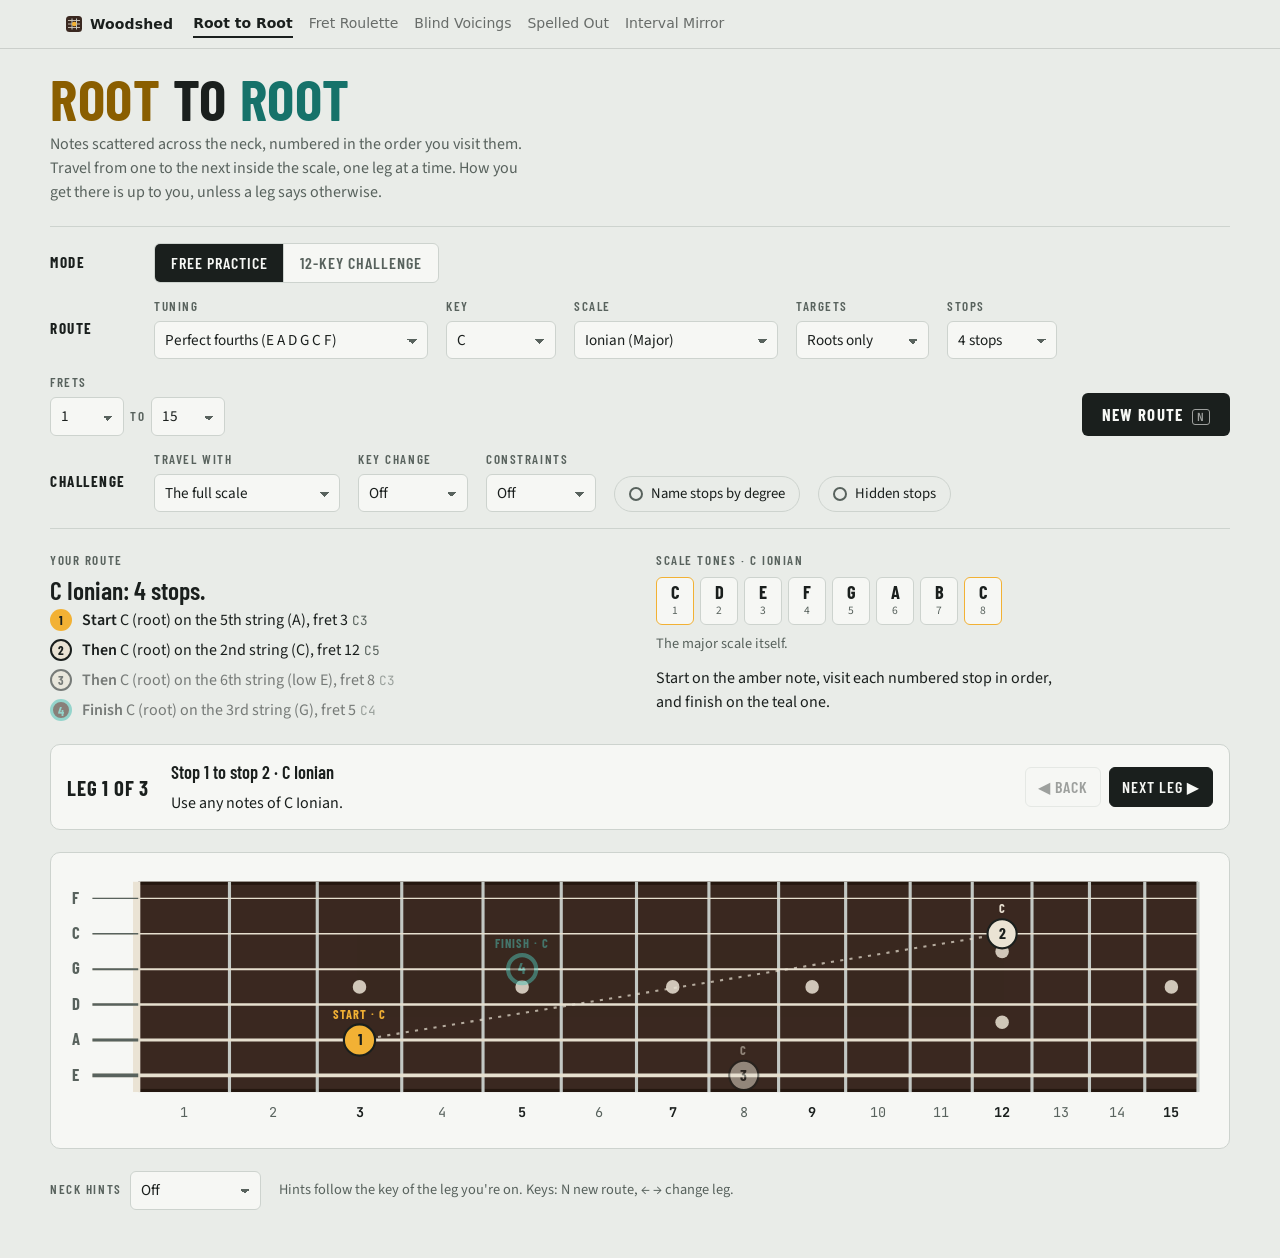
<file: root-to-root/index.html>
<!doctype html>
<html lang="en">
<head>
<meta charset="utf-8">
<meta name="viewport" content="width=device-width,initial-scale=1,viewport-fit=cover">
<title>Root to Root · Woodshed</title>
<link rel="icon" href="../assets/icon.svg" type="image/svg+xml">
<link rel="stylesheet" href="../assets/site.css">
<link rel="preconnect" href="https://fonts.googleapis.com">
<link rel="preconnect" href="https://fonts.gstatic.com" crossorigin>
<link rel="stylesheet" href="https://fonts.googleapis.com/css2?family=Barlow+Condensed:wght@500;600;700&family=Source+Sans+3:wght@400;600&family=JetBrains+Mono:wght@500&display=swap">
<style>
:root{
  --bg:#E9ECE8; --surface:#F6F7F4; --ink:#1A1F1D; --muted:#58625D; --line:#CDD3CE;
  --btn:#1A1F1D; --btn-ink:#F6F7F4;
  --up:#F2B134; --down:#4FC1B5; --up-ink:#8A5E00; --down-ink:#16726A;
  --board:#3A2820; --board-edge:#24170F; --fret:#C3C8C4; --string:#E6DFCF; --inlay:#EAE3D4;
  --display:"Barlow Condensed","Arial Narrow",system-ui,sans-serif;
  --body:"Source Sans 3",system-ui,-apple-system,"Segoe UI",sans-serif;
  --mono:"JetBrains Mono",ui-monospace,Menlo,Consolas,monospace;
}
@media (prefers-color-scheme: dark){
  :root:not([data-theme="light"]){
    color-scheme:dark;
    --bg:#121614; --surface:#1A201D; --ink:#E4E8E4; --muted:#96A09B; --line:#2C3431;
    --btn:#E4E8E4; --btn-ink:#121614; --up-ink:#F2B134; --down-ink:#5FD0C4;
  }
}
:root[data-theme="dark"]{
  color-scheme:dark;
  --bg:#121614; --surface:#1A201D; --ink:#E4E8E4; --muted:#96A09B; --line:#2C3431;
  --btn:#E4E8E4; --btn-ink:#121614; --up-ink:#F2B134; --down-ink:#5FD0C4;
}
*{box-sizing:border-box}
body{background:var(--bg);color:var(--ink);font-family:var(--body);font-size:16px;line-height:1.5;padding-inline:20px;padding-block:28px 48px}
.wrap{max-width:1180px;margin:0 auto;display:flex;flex-direction:column;gap:22px}
header{display:flex;flex-wrap:wrap;align-items:flex-end;justify-content:space-between;gap:12px 32px}
h1{font-family:var(--display);font-weight:700;font-size:clamp(2.4rem,6vw,3.6rem);line-height:.95;letter-spacing:.01em;margin:0;text-transform:uppercase}
h1 span{color:var(--up-ink)}
h1 span + span{color:var(--down-ink)}
.lede{margin:6px 0 0;color:var(--muted);max-width:60ch}
.label{font-family:var(--display);font-weight:600;font-size:.82rem;letter-spacing:.12em;text-transform:uppercase;color:var(--muted)}
.controls{display:flex;flex-wrap:wrap;align-items:flex-end;gap:14px 18px;padding-block:16px;border-block:1px solid var(--line)}
.field{display:flex;flex-direction:column;gap:4px}
select{font:inherit;font-size:.95rem;color:var(--ink);background:var(--surface);border:1px solid var(--line);border-radius:6px;padding:7px 30px 7px 10px;appearance:none;
  background-image:linear-gradient(45deg,transparent 50%,var(--muted) 50%),linear-gradient(135deg,var(--muted) 50%,transparent 50%);
  background-position:calc(100% - 15px) 55%,calc(100% - 10px) 55%;background-size:5px 5px;background-repeat:no-repeat;min-width:110px}
button{font:inherit;cursor:pointer}
.primary{font-family:var(--display);font-weight:700;font-size:1.05rem;letter-spacing:.08em;text-transform:uppercase;background:var(--btn);color:var(--btn-ink);border:0;border-radius:6px;padding:9px 20px;margin-left:auto}
.primary kbd{font-family:var(--mono);font-size:.7rem;opacity:.6;margin-left:8px;border:1px solid currentColor;border-radius:3px;padding:0 4px}
:focus-visible{outline:2px solid var(--up);outline-offset:2px}
.brief{display:grid;grid-template-columns:repeat(auto-fit,minmax(260px,1fr));gap:18px 32px;align-items:start}
.task{font-family:var(--display);font-weight:600;font-size:1.6rem;line-height:1.15;margin:4px 0 0;text-wrap:balance}
.points{display:flex;flex-direction:column;gap:8px;margin-top:4px}
.pt{display:flex;align-items:center;gap:10px}
.dot{width:22px;height:22px;border-radius:50%;flex:none;display:grid;place-items:center;font-family:var(--display);font-weight:700;font-size:.8rem;color:#1A1F1D}
.dot.s{background:var(--up)}
.dot.f{background:var(--board);border:3px solid var(--down);color:var(--down)}
.pt b{font-weight:600}
.scale{display:flex;flex-wrap:wrap;gap:6px;margin-top:6px}
.deg{display:flex;flex-direction:column;align-items:center;min-width:38px;padding:4px 6px;border:1px solid var(--line);border-radius:6px;background:var(--surface)}
.deg b{font-family:var(--display);font-size:1.15rem;line-height:1.1}
.deg small{font-size:.72rem;color:var(--muted);font-variant-numeric:tabular-nums}
.deg.root{border-color:var(--up)}
.board-wrap{overflow-x:auto;border-radius:10px;background:var(--surface);border:1px solid var(--line);padding:10px 6px}
.board-wrap svg{display:block;min-width:820px;width:100%;height:auto}
.toggles{display:flex;flex-wrap:wrap;gap:10px;align-items:center}
.tog{display:inline-flex;align-items:center;gap:8px;background:transparent;color:var(--ink);border:1px solid var(--line);border-radius:999px;padding:6px 14px;font-size:.92rem}
.tog::before{content:"";width:10px;height:10px;border-radius:50%;border:2px solid var(--muted)}
.tog[aria-pressed="true"]{border-color:var(--ink)}
.tog[aria-pressed="true"]::before{background:var(--ink);border-color:var(--ink)}
.ghost{background:transparent;border:0;color:var(--muted);text-decoration:underline;text-underline-offset:3px;padding:6px 4px;font-size:.92rem}
.route-panel{display:flex;flex-direction:column;gap:10px}
.legend{display:flex;flex-wrap:wrap;gap:16px;font-size:.9rem;color:var(--muted)}
.legend i{display:inline-block;width:18px;height:4px;border-radius:2px;vertical-align:middle;margin-right:6px}
.tab-wrap{overflow-x:auto;background:var(--surface);border:1px solid var(--line);border-radius:10px;padding:14px 16px}
pre.tab{margin:0;font-family:var(--mono);font-size:.95rem;line-height:1.45;color:var(--muted)}
pre.tab .u{color:var(--up-ink);font-weight:700}
pre.tab .d{color:var(--down-ink);font-weight:700}
.note{color:var(--muted);font-size:.9rem;max-width:70ch;margin:0}
.rules{margin:0;padding-left:1.2em;display:flex;flex-direction:column;gap:4px;color:var(--ink)}
.rules li::marker{font-family:var(--display);font-weight:700;color:var(--muted)}
@media (max-width:640px){ .primary{margin-left:0;width:100%} .task{font-size:1.35rem} }
@media (prefers-reduced-motion:no-preference){ .board-wrap svg .fade{animation:fade .35s ease-out both} @keyframes fade{from{opacity:.2}to{opacity:1}} }
</style>
<style>
[hidden]{display:none!important}
.setup{display:flex;flex-direction:column;gap:14px;padding-block:16px;border-block:1px solid var(--line)}
.setup .controls{border:0;padding:0}
.rowlabel{font-family:var(--display);font-weight:700;font-size:.95rem;letter-spacing:.1em;text-transform:uppercase;color:var(--ink);min-width:86px;align-self:center}
.dot.m{background:var(--inlay);border:2px solid #1A1F1D}
.dot.q{background:transparent;border:2px dashed var(--muted);color:var(--muted)}
.points{gap:6px}
.pt{transition:opacity .2s}
.pt.dim{opacity:.55}
.pt.hid{color:var(--muted);font-style:italic}
.pt .oct{font-family:var(--mono);font-size:.8rem;color:var(--muted);margin-left:4px}
.keychg{margin-left:32px;font-family:var(--display);font-weight:700;font-size:.85rem;letter-spacing:.08em;text-transform:uppercase;color:var(--down-ink)}
.notice{margin:0;font-size:.9rem;color:var(--up-ink)}
.free{margin:12px 0 0;max-width:52ch}
.deg.new{background:var(--up);border-color:var(--up)} .deg.new b,.deg.new small{color:#1A1F1D}
.deg.off{opacity:.4}
.legcard{display:grid;grid-template-columns:auto 1fr auto;gap:12px 22px;align-items:center;background:var(--surface);border:1px solid var(--line);border-radius:10px;padding:14px 16px}
.legcard h2{font-family:var(--display);font-weight:700;font-size:1.3rem;letter-spacing:.04em;text-transform:uppercase;margin:0;white-space:nowrap}
.legbody{display:flex;flex-direction:column;gap:4px;min-width:0}
.legbody .key{font-family:var(--display);font-weight:600;font-size:1.15rem}
.legbody .travel{color:var(--ink)}
.legbody .con{color:var(--ink)} .legbody .con b{font-family:var(--display);letter-spacing:.08em;text-transform:uppercase;font-size:.85rem;color:var(--up-ink);margin-right:6px}
.legnav{display:flex;gap:8px}
.legnav button{background:var(--surface);color:var(--ink);border:1px solid var(--line);border-radius:6px;padding:7px 12px;font-family:var(--display);font-weight:600;letter-spacing:.06em;text-transform:uppercase}
.legnav button:disabled{opacity:.4;cursor:default}
.legnav button.go{background:var(--btn);color:var(--btn-ink);border-color:var(--btn)}
.hintrow{display:flex;flex-wrap:wrap;gap:10px 18px;align-items:center}
.hintrow .field{flex-direction:row;align-items:center;gap:8px}
.seg-group{display:inline-flex;border:1px solid var(--line);border-radius:6px;overflow:hidden;background:var(--surface)}
.seg{background:transparent;border:0;color:var(--muted);padding:7px 16px;font-family:var(--display);font-weight:600;font-size:1rem;letter-spacing:.06em;text-transform:uppercase}
.seg + .seg{border-left:1px solid var(--line)}
.seg[aria-pressed="true"]{background:var(--btn);color:var(--btn-ink)}
.twelve{display:flex;flex-direction:column;gap:14px;background:var(--surface);border:1px solid var(--line);border-radius:10px;padding:16px}
.twelve-head{display:flex;flex-wrap:wrap;justify-content:space-between;align-items:flex-end;gap:12px 24px}
.twelve-head .task{margin:2px 0 0}
.twtime{font-family:var(--mono);font-variant-numeric:tabular-nums}
.keys{list-style:none;margin:0;padding:0;display:flex;flex-wrap:wrap;gap:6px;align-items:center}
.keys li{font-family:var(--display);font-weight:700;font-size:1.05rem;min-width:44px;text-align:center;padding:5px 8px;border:1px solid var(--line);border-radius:6px;color:var(--muted)}
.keys li.done{text-decoration:line-through;opacity:.55}
.keys li.cur{background:var(--up);border-color:var(--up);color:#1A1F1D}
.keys li.bridge{margin-left:14px}
.keys small{display:block;font-family:var(--mono);font-size:.68rem;font-weight:500;text-decoration:none}
@media (max-width:720px){.legcard{grid-template-columns:1fr}.rowlabel{min-width:0;width:100%}}
</style>
</head>
<body class="ws-padded">
<nav class="ws-nav" aria-label="Practice tools"><div class="ws-inner"><a class="ws-home" href="../">Woodshed</a><div class="ws-links"><a href="../root-to-root/" aria-current="page">Root to Root</a><a href="../fret-roulette/">Fret Roulette</a><a href="../blind-voicings/">Blind Voicings</a><a href="../spelled-out/">Spelled Out</a><a href="../interval-mirror/">Interval Mirror</a></div></div></nav>
<script>(function(){var l=document.querySelector(".ws-links"),a=l&&l.querySelector("[aria-current]");if(a&&l.scrollWidth>l.clientWidth)l.scrollLeft=a.offsetLeft-l.offsetLeft-16;})();</script>
<div class="wrap">
  <header>
    <div>
      <h1><span>Root</span> to <span>Root</span></h1>
      <p class="lede">Notes scattered across the neck, numbered in the order you visit them. Travel from one to the next inside the scale, one leg at a time. How you get there is up to you, unless a leg says otherwise.</p>
    </div>
  </header>

  <div class="setup">
    <div class="controls" role="group" aria-label="Practice mode">
      <span class="rowlabel">Mode</span>
      <div class="seg-group">
        <button class="seg" id="mFree" type="button" aria-pressed="true">Free practice</button>
        <button class="seg" id="mTwelve" type="button" aria-pressed="false">12-key challenge</button>
      </div>
      <span class="note" id="modeNote" hidden>Work through all 12 keys. Each new key is a major third up, with a half-step jump after every third key.</span>
    </div>
    <div class="controls" role="group" aria-label="Route settings">
      <span class="rowlabel">Route</span>
      <div class="field"><label class="label" for="tuning">Tuning</label><select id="tuning"></select></div>
      <div class="field"><label class="label" for="key" id="keyLabel">Key</label><select id="key"></select></div>
      <div class="field"><label class="label" for="scale">Scale</label><select id="scale"></select></div>
      <div class="field"><label class="label" for="targets">Targets</label>
        <select id="targets"><option value="root">Roots only</option><option value="scale">Any scale note</option></select></div>
      <div class="field"><label class="label" for="count">Stops</label>
        <select id="count"><option value="2">2 stops</option><option value="3">3 stops</option><option value="4" selected>4 stops</option><option value="5">5 stops</option><option value="6">6 stops</option></select></div>
      <div class="field"><label class="label" for="from">Frets</label>
        <div style="display:flex;gap:6px;align-items:center"><select id="from" aria-label="Lowest fret" style="min-width:74px"></select><span class="label">to</span><select id="to" aria-label="Highest fret" style="min-width:74px"></select></div></div>
      <button class="primary" id="next" type="button">New route<kbd>N</kbd></button>
    </div>
    <div class="controls" role="group" aria-label="Challenge settings">
      <span class="rowlabel">Challenge</span>
      <div class="field"><label class="label" for="travel">Travel with</label>
        <select id="travel"><option value="scale">The full scale</option><option value="arpeggio">Arpeggio (chord tones)</option><option value="intervals">Interval jumps</option></select></div>
      <div class="field" id="fChord" hidden><label class="label" for="chordType">Chord</label>
        <select id="chordType">
          <option value="triad">Triad (1 3 5)</option><option value="seventh" selected>Seventh (1 3 5 7)</option><option value="sixth">Sixth (1 3 5 6)</option>
          <option value="sus2">Sus2 (1 2 5)</option><option value="sus4">Sus4 (1 4 5)</option><option value="add9">Add9 (1 3 5 9)</option>
          <option value="ninth">Ninth (1 3 5 7 9)</option><option value="eleventh">Eleventh (1 3 5 7 9 11)</option><option value="thirteenth">Thirteenth (all 7 notes)</option>
          <option value="random">Random each leg</option></select></div>
      <div class="field" id="fChordOn" hidden><label class="label" for="chordOn">Built on</label>
        <select id="chordOn"><option value="tonic">The key's root</option><option value="random">Any scale degree</option></select></div>
      <div class="field" id="fInterval" hidden><label class="label" for="interval">Interval</label>
        <select id="interval">
          <optgroup label="Scale intervals (stay in key)"><option value="s3">Scale 3rds</option><option value="s4">Scale 4ths</option><option value="s5">Scale 5ths</option><option value="s6">Scale 6ths</option><option value="srand">Random scale interval</option></optgroup>
          <optgroup label="Exact intervals (chromatic)"><option value="c1">Minor 2nd</option><option value="c2">Major 2nd</option><option value="c3">Minor 3rd</option><option value="c4">Major 3rd</option><option value="c5">Perfect 4th</option><option value="c6">Tritone</option><option value="c7">Perfect 5th</option><option value="c8">Minor 6th</option><option value="c9">Major 6th</option><option value="c10">Minor 7th</option><option value="c11">Major 7th</option><option value="c12">Octave</option><option value="crand">Random exact interval</option></optgroup>
        </select></div>
      <div class="field" id="fKeychange"><label class="label" for="keychange">Key change</label>
        <select id="keychange"><option value="off">Off</option><option value="once">Once</option><option value="every">Every leg</option></select></div>
      <div class="field" id="fNewkey" hidden><label class="label" for="newkey">New key</label>
        <select id="newkey"><option value="related">Closely related</option><option value="any">Any key</option></select></div>
      <div class="field"><label class="label" for="constraints">Constraints</label>
        <select id="constraints"><option value="off">Off</option><option value="some">Some legs</option><option value="every">Every leg</option></select></div>
      <button class="tog" id="tDeg" type="button" aria-pressed="false">Name stops by degree</button>
      <button class="tog" id="tHide" type="button" aria-pressed="false">Hidden stops</button>
    </div>
  </div>

  <section class="twelve" id="twelve" hidden aria-live="polite">
    <div class="twelve-head">
      <div><div class="label">12-key challenge</div><p class="task" id="twTitle"></p><p class="note" id="twSub"></p></div>
      <div class="legnav"><button type="button" id="twRestart">Restart</button><button type="button" id="twDone" class="go">Finished this key ▶</button></div>
    </div>
    <ol class="keys" id="twKeys" aria-label="Key order"></ol>
  </section>

  <section class="brief" aria-live="polite">
    <div>
      <div class="label">Your route</div>
      <p class="task" id="task"></p>
      <p class="notice" id="notice" hidden></p>
      <div class="points" id="points"></div>
    </div>
    <div>
      <div class="label" id="toneLabel">Scale tones</div>
      <div class="scale" id="spelling"></div>
      <p class="note" id="parent" style="margin-top:8px"></p>
      <p class="free" id="howto"></p>
    </div>
  </section>

  <div class="legcard" aria-live="polite">
    <h2 id="legTitle"></h2>
    <div class="legbody">
      <div class="key" id="legKey"></div>
      <div class="travel" id="legTravel"></div>
      <div class="con" id="legCon"></div>
    </div>
    <div class="legnav">
      <button type="button" id="prevLeg">◀ Back</button>
      <button type="button" id="nextLeg" class="go">Next leg ▶</button>
    </div>
  </div>

  <div class="board-wrap"><svg id="board" role="img" aria-label="Fretboard"></svg></div>

  <div class="hintrow">
    <div class="field"><label class="label" for="hints">Neck hints</label>
      <select id="hints"><option value="off">Off</option><option value="deg">Scale degrees</option><option value="name">Note names</option></select></div>
    <span class="note">Hints follow the key of the leg you're on. Keys: N new route, ← → change leg.</span>
  </div>
</div>

<script>
(function(){
const $=id=>document.getElementById(id);
const rnd=a=>a[Math.floor(Math.random()*a.length)];
const shuffle=a=>{a=a.slice();for(let i=a.length-1;i>0;i--){const j=Math.floor(Math.random()*(i+1));[a[i],a[j]]=[a[j],a[i]];}return a;};

// ---------- tunings ----------
const PCS=['C','C♯','D','D♯','E','F','F♯','G','G♯','A','A♯','B'];
const TUNINGS=[
  {id:'p6',g:'6-string',name:'Perfect fourths (E A D G C F)',notes:[40,45,50,55,60,65]},
  {id:'s6',g:'6-string',name:'Standard (E A D G B E)',notes:[40,45,50,55,59,64]},
  {id:'dropd',g:'6-string',name:'Drop D (D A D G B E)',notes:[38,45,50,55,59,64]},
  {id:'dstd',g:'6-string',name:'D standard (D G C F A D)',notes:[38,43,48,53,57,62]},
  {id:'dropc',g:'6-string',name:'Drop C (C G C F A D)',notes:[36,43,48,53,57,62]},
  {id:'dadgad',g:'6-string',name:'DADGAD',notes:[38,45,50,55,57,62]},
  {id:'openg',g:'6-string',name:'Open G (D G D G B D)',notes:[38,43,50,55,59,62]},
  {id:'opend',g:'6-string',name:'Open D (D A D F♯ A D)',notes:[38,45,50,54,57,62]},
  {id:'p7',g:'7-string',name:'Perfect fourths (B E A D G C F)',notes:[35,40,45,50,55,60,65]},
  {id:'s7',g:'7-string',name:'Standard (B E A D G B E)',notes:[35,40,45,50,55,59,64]},
  {id:'dropa7',g:'7-string',name:'Drop A (A E A D G B E)',notes:[33,40,45,50,55,59,64]},
  {id:'p8',g:'8-string',name:'Perfect fourths (F♯ B E A D G C F)',notes:[30,35,40,45,50,55,60,65]},
  {id:'s8',g:'8-string',name:'Standard (F♯ B E A D G B E)',notes:[30,35,40,45,50,55,59,64]},
  {id:'drope8',g:'8-string',name:'Drop E (E B E A D G B E)',notes:[28,35,40,45,50,55,59,64]},
  {id:'b4',g:'Bass 4-string',name:'Bass standard (E A D G)',notes:[28,33,38,43]},
  {id:'b4dropd',g:'Bass 4-string',name:'Bass Drop D (D A D G)',notes:[26,33,38,43]},
  {id:'b4dstd',g:'Bass 4-string',name:'Bass D standard (D G C F)',notes:[26,31,36,41]},
  {id:'b4bead',g:'Bass 4-string',name:'Bass BEAD (B E A D)',notes:[23,28,33,38]},
  {id:'b5',g:'Bass 5-string',name:'Bass 5-string standard (B E A D G)',notes:[23,28,33,38,43]},
  {id:'b5c',g:'Bass 5-string',name:'Bass 5-string high C (E A D G C)',notes:[28,33,38,43,48]},
  {id:'b6',g:'Bass 6-string',name:'Bass 6-string standard (B E A D G C)',notes:[23,28,33,38,43,48]}
];
let T, N, SN;
function useTuning(id){
  T=TUNINGS.find(t=>t.id===id); N=T.notes.length; SN=T.notes.map(m=>PCS[m%12]);
  if(SN[N-1][0]===SN[0][0]) SN[N-1]=SN[N-1].toLowerCase();   // high e / high d
}
const ord=n=>n+(n===1?'st':n===2?'nd':n===3?'rd':'th');
const strNum=s=>N-s;                                          // 1 = highest string
const stringLabel=s=>`${ord(strNum(s))} string (${s===0?'low '+SN[0]:SN[s]})`;

// ---------- scales ----------
const MAJOR=[0,2,4,5,7,9,11];
const SCALES={};
[['ionian','Ionian','Ionian (Major)'],['dorian','Dorian','Dorian'],['phrygian','Phrygian','Phrygian'],['lydian','Lydian','Lydian'],
 ['mixolydian','Mixolydian','Mixolydian'],['aeolian','Aeolian','Aeolian (Natural minor)'],['locrian','Locrian','Locrian']]
 .forEach(([id,short,label],m)=>{SCALES[id]={name:short,label,group:'modes',mode:m,degs:[1,2,3,4,5,6,7],steps:MAJOR.map((_,i)=>(MAJOR[(m+i)%7]-MAJOR[m]+12)%12)};});
Object.assign(SCALES,{
  harmonic:{name:'Harmonic minor',label:'Harmonic minor',group:'minor',degs:[1,2,3,4,5,6,7],steps:[0,2,3,5,7,8,11],about:'Natural minor with a raised 7th.'},
  melodic:{name:'Melodic minor',label:'Melodic minor',group:'minor',degs:[1,2,3,4,5,6,7],steps:[0,2,3,5,7,9,11],about:'Natural minor with a raised 6th and 7th, the same going up and down.'},
  majpent:{name:'Major pentatonic',label:'Major pentatonic',group:'pent',degs:[1,2,3,5,6],steps:[0,2,4,7,9],about:'The major scale without its 4th and 7th.'},
  minpent:{name:'Minor pentatonic',label:'Minor pentatonic',group:'pent',degs:[1,3,4,5,7],steps:[0,3,5,7,10],about:'The natural minor scale without its 2nd and 6th.'}
});
const GROUPS=[['modes','Modes of the major scale'],['minor','Minor scales'],['pent','Pentatonic scales']];
const KEYS=[
  {pc:0,sp:[{n:'C',l:0}]},{pc:1,sp:[{n:'D♭',l:1},{n:'C♯',l:0}]},{pc:2,sp:[{n:'D',l:1}]},{pc:3,sp:[{n:'E♭',l:2},{n:'D♯',l:1}]},
  {pc:4,sp:[{n:'E',l:2}]},{pc:5,sp:[{n:'F',l:3}]},{pc:6,sp:[{n:'F♯',l:3},{n:'G♭',l:4}]},{pc:7,sp:[{n:'G',l:4}]},
  {pc:8,sp:[{n:'A♭',l:5},{n:'G♯',l:4}]},{pc:9,sp:[{n:'A',l:5}]},{pc:10,sp:[{n:'B♭',l:6},{n:'A♯',l:5}]},{pc:11,sp:[{n:'B',l:6}]}];
const LET='CDEFGAB', LETPC=[0,2,4,5,7,9,11];
const ACC={'-2':'𝄫','-1':'♭','0':'','1':'♯','2':'𝄪'};

function spellFrom(r,pc0,scale){
  return scale.steps.map((st,i)=>{
    const dg=scale.degs[i], li=(r.l+dg-1)%7, pc=(pc0+st)%12;
    let d=((pc-LETPC[li])%12+12)%12; if(d>6)d-=12;
    const alt=st-MAJOR[dg-1];
    return {pc,d,st,name:LET[li]+ACC[d],deg:dg,lab:(alt<0?'♭':alt>0?'♯':'')+dg};
  });
}
function spell(key,scale){
  const score=sp=>sp.reduce((t,n)=>t+(Math.abs(n.d)>1?9:Math.abs(n.d)),0);
  return key.sp.map(r=>spellFrom(r,key.pc,scale)).reduce((a,b)=>score(b)<score(a)?b:a);
}
const PCN=['C','D♭','D','E♭','E','F','F♯','G','A♭','A','B♭','B'];
const CHROM=['1','♭2','2','♭3','3','4','♯4','5','♭6','6','♭7','7'];
const INTNAME=['','minor 2nd','major 2nd','minor 3rd','major 3rd','perfect 4th','tritone','perfect 5th','minor 6th','major 6th','minor 7th','major 7th','octave'];
// chord types as generic chord-tone numbers stacked from the chord root
const CHORDS={triad:[1,3,5],seventh:[1,3,5,7],sixth:[1,3,5,6],sus2:[1,2,5],sus4:[1,4,5],add9:[1,3,5,9],ninth:[1,3,5,7,9],eleventh:[1,3,5,7,9,11],thirteenth:[1,3,5,7,9,11,13]};
const BASE={'1 3 5':'','1 ♭3 5':'m','1 ♭3 ♭5':'°','1 3 ♯5':'+','1 3 ♭5':'(♭5)','1 2 5':'sus2','1 ♭2 5':'sus♭2','1 2 ♭5':'sus2(♭5)','1 ♭2 ♭5':'sus♭2(♭5)',
  '1 4 5':'sus4','1 ♯4 5':'sus♯4','1 4 ♭5':'sus4(♭5)','1 4 ♯5':'sus4(♯5)',
  '1 3 5 7':'maj7','1 3 5 ♭7':'7','1 ♭3 5 ♭7':'m7','1 ♭3 ♭5 ♭7':'m7♭5','1 ♭3 5 7':'m(maj7)','1 3 ♯5 7':'maj7♯5','1 3 ♭5 ♭7':'7♭5','1 ♭3 ♭5 𝄫7':'°7','1 3 ♭5 7':'maj7♭5',
  '1 3 5 6':'6','1 ♭3 5 6':'m6','1 3 5 ♭6':'(♭6)','1 ♭3 5 ♭6':'m(♭6)','1 ♭3 ♭5 ♭6':'°(♭6)','1 3 ♯5 6':'+6','1 ♭3 ♭5 6':'°6'};
function chordLabel(g,semis){
  const base=MAJOR[(g-1)%7]; let a=((semis-base)%12+12)%12; if(a>6)a-=12;
  return (a===-2?'𝄫':a===-1?'♭':a===1?'♯':a===2?'𝄪':'')+g;
}
// build a chord from the scale: `type` from CHORDS, rooted on scale step `on` (0 = the key's root)
function buildChord(I,type,on){
  const nums=CHORDS[type], seven=I.sp.length===7;
  if(!seven) on=0;
  const root=I.sp[on], tones=[];
  nums.forEach(g=>{
    let n;
    if(seven) n=I.sp[(on+g-1)%7];
    else n=I.sp.find(x=>x.deg===((g-1)%7)+1);         // pentatonic: use the tone if the scale has it
    if(!n) return;
    const semis=(n.pc-root.pc+12)%12;
    tones.push({pc:n.pc,name:n.name,d:n.d,g,lab:g===1?'1':chordLabel(g,semis)});
  });
  const core=tones.filter(t=>t.g<=7), ext=tones.filter(t=>t.g>7);
  let q=BASE[core.map(t=>t.lab).join(' ')];
  if(q===undefined) q='('+core.map(t=>t.lab).join(' ')+')';
  if(ext.length){
    if(type==='add9') q+=q===''&&ext[0].lab==='9'?'add9':`(add${ext[0].lab})`;
    else if(ext.every(t=>/^\d+$/.test(t.lab))&&['maj7','7','m7'].includes(q)) q=q.replace('7',String(ext[ext.length-1].g));
    else q+='('+ext.map(t=>t.lab).join(',')+')';
  }
  return {tones,name:root.name+q,on,type,degLab:I.sp[on].lab};
}
// everything the page needs to know about one key + scale
const infoCache=new Map();
function info(ctx){
  const k=ctx.keyIdx+'|'+ctx.scaleId; if(infoCache.has(k)) return infoCache.get(k);
  const scale=SCALES[ctx.scaleId], sp=spell(KEYS[ctx.keyIdx],scale);
  const map={}; sp.forEach(n=>map[n.pc]=n);
  const o={scale,sp,map,pcs:sp.map(n=>n.pc),name:`${sp[0].name} ${scale.name}`};
  infoCache.set(k,o); return o;
}

// ---------- controls ----------
$('tuning').innerHTML=['6-string','7-string','8-string','Bass 4-string','Bass 5-string','Bass 6-string'].map(g=>`<optgroup label="${g.startsWith('Bass')?g:'Guitar '+g}">`+TUNINGS.filter(t=>t.g===g).map(t=>`<option value="${t.id}">${t.name}</option>`).join('')+'</optgroup>').join('');
$('key').innerHTML='<option value="random">Random</option>'+KEYS.map((k,i)=>`<option value="${i}">${k.sp.map(x=>x.n).join(' / ')}</option>`).join('');
$('scale').innerHTML='<option value="random">Random (any scale)</option>'+GROUPS.map(([g,label])=>`<optgroup label="${label}">`+
  Object.entries(SCALES).filter(([,s])=>s.group===g).map(([id,s])=>`<option value="${id}">${s.label}</option>`).join('')+'</optgroup>').join('');
$('from').innerHTML=Array.from({length:20},(_,i)=>`<option value="${i+1}">${i+1}</option>`).join('');
$('to').innerHTML=Array.from({length:20},(_,i)=>`<option value="${i+5}">${i+5}</option>`).join('');
$('key').value='0'; $('scale').value='ionian'; $('from').value='1'; $('to').value='15';

const cfg=()=>({key:$('key').value,scale:$('scale').value,count:+$('count').value,targets:$('targets').value,travel:$('travel').value,
  interval:$('interval').value,chordType:$('chordType').value,chordOn:$('chordOn').value,keychange:$('keychange').value,newkey:$('newkey').value,constraints:$('constraints').value,from:+$('from').value,to:+$('to').value});

// ---------- state ----------
// 12-key challenge: up a major third each time; the cycle closes after 3 keys, so hop up a half step to the next cycle
const TW={on:false,order:[],scaleIds:[],idx:0,start:0,end:0,done:false};
const twelveOrder=k=>{const o=[];for(let b=0;b<4;b++){const st=(k+9*b)%12;o.push(st,(st+4)%12,(st+8)%12);}return o;};
const pickScale=()=>$('scale').value==='random'?rnd(Object.keys(SCALES)):$('scale').value;
function startTwelve(){
  const kv=$('key').value, k=kv==='random'?Math.floor(Math.random()*12):+kv;
  Object.assign(TW,{order:twelveOrder(k),idx:0,start:Date.now(),end:0,done:false});
  TW.scaleIds=TW.order.map(pickScale);
  newChallenge();
}
function nextKey(){
  if(TW.done)return;
  if(TW.idx<11){TW.idx++;newChallenge();}
  else{TW.done=true;TW.end=Date.now();render();}
}
const mmss=ms=>{const t=Math.floor(ms/1000);return `${Math.floor(t/60)}:${String(t%60).padStart(2,'0')}`;};
const S={stops:[],legs:[],cur:0,travel:'scale',note:'',degOnly:false,hidden:false,hints:'off',from:1,to:15};

function spotsFor(pc,c){
  const out=[];
  for(let s=0;s<N;s++)for(let f=c.from;f<=c.to;f++) if((T.notes[s]+f)%12===pc) out.push({s,f,pc});
  return out;
}
function pickNewKey(prev,c){
  const scaleOf=()=>c.scale==='random'?rnd(Object.keys(SCALES)):prev.scaleId;
  const setOf=o=>new Set(info(o).pcs);
  const ps=setOf(prev);
  const cands=[];
  for(let t=0;t<40;t++){
    const o={keyIdx:Math.floor(Math.random()*12),scaleId:scaleOf()};
    const s=setOf(o), shared=[...s].filter(x=>ps.has(x)).length;
    if(shared===s.size&&s.size===ps.size) continue;             // same notes: not a real change
    cands.push({o,shared});
  }
  if(c.newkey==='any'||!cands.length) return (cands.length?rnd(cands).o:{...prev,keyIdx:(prev.keyIdx+7)%12});
  const best=Math.max(...cands.map(x=>x.shared));
  return rnd(cands.filter(x=>x.shared===best)).o;
}
const pitch=r=>T.notes[r.s]+r.f;
function pickStop(leg,c,prev,isStart,stops){
  const I=info(leg);
  const rootPc=leg.chord?leg.chord.tones[0].pc:I.sp[0].pc;
  let pcs=isStart||c.targets==='root'?[rootPc]:leg.chord?leg.chord.tones.map(t=>t.pc):I.pcs;
  if(prev&&pcs.length>1) pcs=pcs.filter(p=>p!==prev.pc);
  // exact intervals: the target has to be reachable in whole jumps of that interval
  if(!isStart&&leg.interval&&leg.interval.kind==='exact'){
    const k=leg.interval.semi, pp=pitch(prev), all=[];
    for(let s=0;s<N;s++)for(let f=c.from;f<=c.to;f++){
      const q={s,f,pc:(T.notes[s]+f)%12}, d=pitch(q)-pp;
      if(d===0||d%k||stops.some(r=>r.s===s&&r.f===f)) continue;
      all.push({q,m:Math.abs(d/k)});
    }
    for(const ok of [x=>pcs.includes(x.q.pc)&&x.m>=2&&x.m<=8, x=>x.m>=2&&x.m<=8, x=>x.m>=1]){
      const pool=all.filter(ok); if(pool.length) return rnd(pool).q;
    }
  }
  for(let t=0;t<40;t++){
    const free=spotsFor(rnd(pcs),c).filter(q=>!stops.some(r=>r.s===q.s&&r.f===q.f));
    if(free.length) return rnd(free);
  }
  return rnd(spotsFor(pcs[0],c));
}
function makeConstraint(a,b,c){
  const opts=[];
  const sLo=Math.min(a.s,b.s), sHi=Math.max(a.s,b.s);
  let lo=sLo, hi=sHi;
  while(hi-lo<2){ if(hi<N-1&&(Math.random()<.5||lo===0)) hi++; else lo--; }
  if(hi-lo<N-1) opts.push(`Stay on strings ${strNum(hi)} to ${strNum(lo)} only.`);
  const fLo=Math.min(a.f,b.f), fHi=Math.max(a.f,b.f);
  if(fHi-fLo<=4){
    const x=Math.max(c.from,Math.min(fLo,fHi-4+Math.floor(Math.random()*(5-(fHi-fLo)))));
    opts.push(`Keep your hand in one position: frets ${x} to ${x+4}, no shifting.`);
  } else if(fHi-fLo<=8) opts.push(`Never leave frets ${fLo} to ${fHi}.`);
  if(sHi-sLo>=2) opts.push('Play at least one note on every string between the two stops.');
  opts.push('No more than 3 notes on any string.','No more than 2 notes on any string.',
    'Start by moving away from the target, then turn around.','Change position at least once with a slide.',
    'Legato only: pick the first note on each string, hammer-on or pull-off the rest.');
  return rnd(opts);
}
function newChallenge(){
  const c=cfg();
  if(c.to-c.from<4){ c.to=Math.min(24,c.from+4); c.from=c.to-4; $('from').value=c.from; $('to').value=c.to; }
  let n=c.count; S.note='';
  if(TW.on) c.keychange='off';
  if(c.keychange!=='off'&&n<3){n=3;S.note='Key changes need at least 3 stops, so this route has 3.';}
  const ctx0=TW.on?{keyIdx:TW.order[TW.idx],scaleId:TW.scaleIds[TW.idx]}
    :{keyIdx:c.key==='random'?Math.floor(Math.random()*12):+c.key,scaleId:c.scale==='random'?rnd(Object.keys(SCALES)):c.scale};
  const changeAt=1+Math.floor(Math.random()*(n-2));
  const legs=[]; let ctx=ctx0;
  for(let j=0;j<n-1;j++){
    if(j>0&&(c.keychange==='every'||(c.keychange==='once'&&j===changeAt))) ctx=pickNewKey(ctx,c);
    const v=c.interval;
    const interval=c.travel!=='intervals'?null:v==='srand'?{kind:'scale',k:rnd([3,4,5,6])}:v==='crand'?{kind:'exact',semi:1+Math.floor(Math.random()*12)}
      :v[0]==='s'?{kind:'scale',k:+v.slice(1)}:{kind:'exact',semi:+v.slice(1)};
    let chord=null;
    if(c.travel==='arpeggio'){
      const type=c.chordType==='random'?rnd(Object.keys(CHORDS)):c.chordType;
      chord=buildChord(info(ctx),type,c.chordOn==='random'?Math.floor(Math.random()*7):0);
    }
    legs.push({...ctx,interval,chord,constraint:null});
  }
  const stops=[pickStop(legs[0],c,null,true,[])];
  for(let i=1;i<n;i++) stops.push(pickStop(legs[i-1],c,stops[i-1],false,stops));
  if(c.constraints!=='off'){
    legs.forEach((L,j)=>{ if(c.constraints==='every'||Math.random()<.5) L.constraint=makeConstraint(stops[j],stops[j+1],c); });
    if(!legs.some(L=>L.constraint)){const j=Math.floor(Math.random()*legs.length);legs[j].constraint=makeConstraint(stops[j],stops[j+1],c);}
  }
  Object.assign(S,{stops,legs,cur:0,travel:c.travel,from:c.from,to:c.to});
  render();
}

// ---------- geometry ----------
const W=1120, NUT=78, TOP=34, SP=34, LAST=W-24;
const FONT='Barlow Condensed,Arial Narrow,sans-serif';
let HIF=15, K=18;
const fx=n=>NUT+(LAST-NUT)*(1-Math.pow(2,-n/K))/(1-Math.pow(2,-HIF/K));
const nx=f=>f===0?NUT-24:(fx(f-1)+fx(f))/2;
const sy=s=>TOP+(N-1-s)*SP;

function sameCtx(a,b){return a.keyIdx===b.keyIdx&&a.scaleId===b.scaleId;}
function travelText(L,I){
  if(L.chord){
    const ch=L.chord, on=ch.on?` It's the chord on degree ${ch.degLab} of ${I.name}.`:'';
    return `Use only ${ch.name} chord tones: ${ch.tones.map(t=>S.degOnly?t.lab:t.name).join(' ')}.${on}`;
  }
  if(L.interval&&L.interval.kind==='scale'){
    const k=L.interval.k, names={3:'3rd',4:'4th',5:'5th',6:'6th'}, skip=k-2;
    return `Every move is a scale ${names[k]}, up or down: skip ${skip} scale note${skip>1?'s':''} each time.`;
  }
  if(L.interval){
    const k=L.interval.semi;
    return `Every move is exactly a ${INTNAME[k]} (${k} fret${k>1?'s':''} on one string), up or down. Notes can leave the key.`;
  }
  return `Use any notes of ${I.name}.`;
}

// how to name a note in the context of a leg: chord tone, scale degree, or (exact intervals) a note outside the key
function noteLabel(pc,leg){
  const I=info(leg);
  if(leg.chord){ const t=leg.chord.tones.find(t=>t.pc===pc);
    if(t){ const w=t.lab==='1'?'root':t.lab; return {name:t.name,lab:t.lab,d:t.d,desc:`${w} of ${leg.chord.name}`,degDesc:`the ${w} of ${leg.chord.name}`}; } }
  const m=I.map[pc];
  if(m){ const w=m.deg===1?'root':m.lab; return {name:m.name,lab:m.deg===1?'1':m.lab,d:m.d,desc:m.deg===1?'root':'degree '+m.lab,degDesc:`the ${w} of ${I.name}`}; }
  const lab=CHROM[(pc-I.sp[0].pc+12)%12], nm=PCN[pc];
  return {name:nm,lab,d:nm.includes('♯')?1:nm.includes('♭')?-1:0,desc:`${lab}, outside the key`,degDesc:`the ${lab} of ${I.name} (outside the key)`};
}

function render(){
  const n=S.stops.length, last=n-1, cur=S.cur;
  const vis=i=>!S.hidden||i<=cur+1;
  const infos=S.legs.map(info), infoStop=i=>infos[Math.max(0,i-1)];
  const changes=S.legs.filter((L,j)=>j>0&&!sameCtx(L,S.legs[j-1])).length;

  $('fInterval').hidden=$('travel').value!=='intervals';
  $('fChord').hidden=$('fChordOn').hidden=$('travel').value!=='arpeggio';
  $('fNewkey').hidden=TW.on||$('keychange').value==='off';
  $('fKeychange').hidden=TW.on;
  $('mFree').setAttribute('aria-pressed',!TW.on); $('mTwelve').setAttribute('aria-pressed',TW.on);
  $('modeNote').hidden=!TW.on; $('twelve').hidden=!TW.on;
  $('keyLabel').textContent=TW.on?'Starting key':'Key';
  $('next').firstChild.textContent=TW.on?'New stops':'New route';
  if(TW.on) renderTwelve();
  $('tDeg').setAttribute('aria-pressed',S.degOnly); $('tHide').setAttribute('aria-pressed',S.hidden);

  $('task').textContent=`${infos[0].name}: ${n} stops${changes?`, ${changes} key change${changes>1?'s':''}`:''}.`;
  $('notice').textContent=S.note; $('notice').hidden=!S.note;

  const stopText=(r,i)=>{
    const m=noteLabel(r.pc,S.legs[Math.max(0,i-1)]);
    if(S.degOnly) return `${m.degDesc}, ${stringLabel(r.s)}, fret ${r.f}`;
    const oct=Math.floor((T.notes[r.s]+r.f-m.d)/12)-1;
    return `${m.name} (${m.desc}) on the ${stringLabel(r.s)}, fret ${r.f}<span class="oct">${m.name}${oct}</span>`;
  };
  let h='';
  S.stops.forEach((r,i)=>{
    if(i>1&&!sameCtx(S.legs[i-1],S.legs[i-2])&&vis(i)) h+=`<div class="keychg">Key change → ${infos[i-1].name}</div>`;
    if(!vis(i)){ h+=`<div class="pt hid"><span class="dot q">${i+1}</span><span>Hidden until you reach stop ${i}</span></div>`; return; }
    const cls=i===0?'s':i===last?'f':'m', word=i===0?'Start':i===last?'Finish':'Then';
    h+=`<div class="pt${i===cur||i===cur+1?'':' dim'}"><span class="dot ${cls}">${i+1}</span><span><b>${word}</b> ${stopText(r,i)}</span></div>`;
  });
  $('points').innerHTML=h;
  $('howto').textContent=S.hidden?'Only the next stop is shown. Reach it, then press Next leg to reveal the one after.':'Start on the amber note, visit each numbered stop in order, and finish on the teal one.';

  // leg card
  const L=S.legs[cur], I=infos[cur], prevI=cur>0?infos[cur-1]:null;
  $('legTitle').textContent=`Leg ${cur+1} of ${n-1}`;
  $('legKey').textContent=`Stop ${cur+1} to stop ${cur+2} · ${I.name}${prevI&&!sameCtx(L,S.legs[cur-1])?' (new key)':''}`;
  $('legTravel').textContent=travelText(L,I);
  $('legCon').innerHTML=L.constraint?`<b>Constraint</b>${L.constraint}`:'';
  $('legCon').hidden=!L.constraint;
  $('prevLeg').disabled=cur===0; $('nextLeg').disabled=cur>=n-2;
  $('nextLeg').textContent=S.hidden&&cur<n-2?'Reveal next stop ▶':'Next leg ▶';

  // scale chips for the current leg
  const prevSet=prevI&&!sameCtx(L,S.legs[cur-1])?new Set(prevI.pcs):null;
  const ct=new Set(L.chord?L.chord.tones.map(t=>t.pc):[]);
  $('toneLabel').textContent=`Scale tones · ${I.name}`;
  $('spelling').innerHTML=I.sp.concat([{...I.sp[0],deg:8,lab:'8'}]).map(m=>{
    let cls='deg'; if(m.deg===1||m.deg===8)cls+=' root'; if(prevSet&&!prevSet.has(m.pc))cls+=' new'; if(S.travel==='arpeggio'&&!ct.has(m.pc))cls+=' off';
    return `<div class="${cls}"><b>${m.name}</b><small>${m.lab}</small></div>`;
  }).join('');
  let par=I.scale.mode===undefined?I.scale.about:I.scale.mode===0?'The major scale itself.':`Same notes as ${I.sp[(7-I.scale.mode)%7].name} major, starting from its ${['','2nd','3rd','4th','5th','6th','7th'][I.scale.mode]} degree.`;
  if(prevSet) par+=' Highlighted notes are new since the last key.';
  if(L.chord) par+=` Arpeggio: ${L.chord.name}.`;
  $('parent').textContent=par;

  // ---------- neck ----------
  HIF=Math.max(12,S.to); K=HIF>17?30:18;
  const BOT=sy(0), H=BOT+60;
  const svg=$('board'); svg.setAttribute('viewBox',`0 0 ${W} ${H}`); svg.style.minWidth=(HIF>17?1000:820)+'px';
  let g='';
  g+=`<rect x="${NUT}" y="${TOP-16}" width="${LAST-NUT}" height="${BOT-TOP+32}" rx="3" fill="var(--board)"/>`;
  g+=`<rect x="${NUT}" y="${TOP-16}" width="${LAST-NUT}" height="3" fill="var(--board-edge)"/><rect x="${NUT}" y="${BOT+13}" width="${LAST-NUT}" height="3" fill="var(--board-edge)"/>`;
  const midY=(TOP+BOT)/2;
  [3,5,7,9,15,17,19,21].filter(f=>f<=HIF).forEach(f=>{g+=`<circle cx="${nx(f)}" cy="${midY}" r="6.5" fill="var(--inlay)" opacity=".85"/>`;});
  [12,24].filter(f=>f<=HIF).forEach(f=>{g+=`<circle cx="${nx(f)}" cy="${midY-SP}" r="6.5" fill="var(--inlay)" opacity=".85"/><circle cx="${nx(f)}" cy="${midY+SP}" r="6.5" fill="var(--inlay)" opacity=".85"/>`;});
  for(let f=1;f<=HIF;f++){
    g+=`<rect x="${fx(f)-1.5}" y="${TOP-16}" width="3" height="${BOT-TOP+32}" fill="var(--fret)"/>`;
    const mark=[3,5,7,9,12,15,17,19,21,24].includes(f);
    g+=`<text x="${nx(f)}" y="${BOT+40}" text-anchor="middle" font-family="JetBrains Mono,monospace" font-size="13" fill="var(--${mark?'ink':'muted'})" font-weight="${mark?700:400}">${f}</text>`;
  }
  g+=`<rect x="${NUT-5}" y="${TOP-16}" width="7" height="${BOT-TOP+32}" fill="var(--inlay)"/>`;
  for(let s=0;s<N;s++){
    const w=1+(N-1-s)*(2.4/(N-1));
    g+=`<line x1="${NUT-44}" x2="${LAST}" y1="${sy(s)}" y2="${sy(s)}" stroke="var(--string)" stroke-width="${w}"/>`;
    g+=`<line x1="${NUT-44}" x2="${NUT}" y1="${sy(s)}" y2="${sy(s)}" stroke="var(--muted)" stroke-width="${w}"/>`;
    g+=`<text x="14" y="${sy(s)+5}" font-family="${FONT}" font-weight="700" font-size="16" fill="var(--muted)">${SN[s]}</text>`;
  }
  // shade frets outside the stop range
  if(S.from>1) g+=`<rect x="${NUT+2}" y="${TOP-13}" width="${fx(S.from-1)-NUT-2}" height="${BOT-TOP+26}" fill="#000" opacity=".32"/>`;
  if(S.to<HIF) g+=`<rect x="${fx(S.to)+2}" y="${TOP-13}" width="${LAST-fx(S.to)-2}" height="${BOT-TOP+26}" fill="#000" opacity=".32"/>`;
  // hints in the current leg's key
  if(S.hints!=='off'){
    for(let s=0;s<N;s++)for(let f=0;f<=HIF;f++){
      const pc=(T.notes[s]+f)%12, m=I.map[pc]; if(!m)continue;
      if(S.stops.some((r,i)=>vis(i)&&r.s===s&&r.f===f))continue;   // keep stop markers clear
      if(L.chord&&!ct.has(pc))continue;
      const lb=L.chord?noteLabel(pc,L):null;
      const r=L.chord?lb.lab==='1':m.deg===1, t=S.hints==='name'?m.name:(lb?lb.lab:m.lab);
      g+=`<g class="fade"><circle cx="${nx(f)}" cy="${sy(s)}" r="11" fill="${r?'var(--inlay)':'rgba(234,227,212,.18)'}" stroke="var(--inlay)" stroke-width="1"/>`+
         `<text x="${nx(f)}" y="${sy(s)+4.5}" text-anchor="middle" font-family="${FONT}" font-weight="700" font-size="${t.length>1?11.5:13}" fill="${r?'#3A2820':'var(--inlay)'}">${t}</text></g>`;
    }
  }
  // connector for the current leg
  const A=S.stops[cur], B=S.stops[cur+1];
  g+=`<line x1="${nx(A.f)}" y1="${sy(A.s)}" x2="${nx(B.f)}" y2="${sy(B.s)}" stroke="var(--inlay)" stroke-width="2" stroke-dasharray="3 6" opacity=".7"/>`;
  // stops
  S.stops.forEach((r,i)=>{
    if(!vis(i)) return;
    const x=nx(r.f), y=sy(r.s), m=noteLabel(r.pc,S.legs[Math.max(0,i-1)]), nm=S.degOnly?m.lab:m.name;
    let mk;
    if(i===0) mk=`<circle cx="${x}" cy="${y}" r="15" fill="var(--up)" stroke="#1A1F1D" stroke-width="2"/><text x="${x}" y="${y+5}" text-anchor="middle" font-family="${FONT}" font-weight="700" font-size="15" fill="#1A1F1D">${i+1}</text>`;
    else if(i===last) mk=`<circle cx="${x}" cy="${y}" r="13.5" fill="var(--board)" stroke="var(--down)" stroke-width="4"/><text x="${x}" y="${y+5}" text-anchor="middle" font-family="${FONT}" font-weight="700" font-size="15" fill="var(--down)">${i+1}</text>`;
    else mk=`<circle cx="${x}" cy="${y}" r="14" fill="var(--inlay)" stroke="#1A1F1D" stroke-width="2"/><text x="${x}" y="${y+5}" text-anchor="middle" font-family="${FONT}" font-weight="700" font-size="15" fill="#1A1F1D">${i+1}</text>`;
    const tag=i===0?['START · '+nm,'up']:i===last?['FINISH · '+nm,'down']:[nm,'inlay'];
    const ty=r.s===N-1?y+29:y-20;                     // top string: put the label under the marker
    mk+=`<text x="${x}" y="${ty}" text-anchor="middle" font-family="${FONT}" font-weight="700" font-size="12" letter-spacing="1" stroke="var(--board)" stroke-width="4" paint-order="stroke" fill="var(--${tag[1]})">${tag[0]}</text>`;
    g+=`<g opacity="${i===cur||i===cur+1?1:.5}">${mk}</g>`;
  });
  svg.innerHTML=g;
  svg.setAttribute('aria-label',`${N}-string ${T.g.startsWith('Bass')?'bass':'guitar'} fretboard. `+S.stops.map((r,i)=>vis(i)?`Stop ${i+1}: ${stringLabel(r.s)} fret ${r.f}`:`Stop ${i+1} hidden`).join('. '));
}

function renderTwelve(){
  const nameAt=i=>info({keyIdx:TW.order[i],scaleId:TW.scaleIds[i]}).sp[0].name;
  $('twKeys').innerHTML=TW.order.map((k,i)=>{
    const cls=[TW.done||i<TW.idx?'done':i===TW.idx?'cur':'', i%3===0&&i?'bridge':''].join(' ').trim();
    return `<li class="${cls}"${i===TW.idx&&!TW.done?' aria-current="step"':''}>${nameAt(i)}<small>${i+1}</small></li>`;
  }).join('');
  $('twDone').hidden=TW.done;
  if(TW.done){
    $('twTitle').textContent='All 12 keys done.';
    $('twSub').innerHTML=`Total time <span class="twtime">${mmss(TW.end-TW.start)}</span>. Press Restart to go again.`;
    return;
  }
  const I=info({keyIdx:TW.order[TW.idx],scaleId:TW.scaleIds[TW.idx]});
  $('twTitle').textContent=`Key ${TW.idx+1} of 12 · ${I.name}`;
  const nxt=TW.idx<11?` Next up: ${nameAt(TW.idx+1)}, ${(TW.idx+1)%3===0?'a half step up to start a new cycle':'a major third up'}.`:' This is the last key.';
  $('twSub').innerHTML=`Time <span class="twtime" id="twClock">${mmss(Date.now()-TW.start)}</span>.${nxt}`;
}
setInterval(()=>{const el=$('twClock'); if(TW.on&&!TW.done&&el) el.textContent=mmss(Date.now()-TW.start);},1000);

// ---------- events ----------
$('mFree').addEventListener('click',()=>{if(!TW.on)return;TW.on=false;newChallenge();});
$('mTwelve').addEventListener('click',()=>{if(TW.on)return;TW.on=true;startTwelve();});
$('twDone').addEventListener('click',nextKey);
$('twRestart').addEventListener('click',startTwelve);
function setLeg(d){const n=S.stops.length; S.cur=Math.max(0,Math.min(n-2,S.cur+d)); render();}
$('tuning').addEventListener('change',e=>{useTuning(e.target.value);newChallenge();});
$('next').addEventListener('click',()=>newChallenge());
$('key').addEventListener('change',()=>{TW.on?startTwelve():newChallenge();});
$('scale').addEventListener('change',()=>{if(TW.on){for(let i=TW.idx;i<12;i++)TW.scaleIds[i]=pickScale();}});
['scale','count','targets','from','to','travel','interval','chordType','chordOn','keychange','newkey','constraints'].forEach(id=>$(id).addEventListener('change',newChallenge));
$('tDeg').addEventListener('click',()=>{S.degOnly=!S.degOnly;render();});
$('tHide').addEventListener('click',()=>{S.hidden=!S.hidden;render();});
$('hints').addEventListener('change',e=>{S.hints=e.target.value;render();});
$('prevLeg').addEventListener('click',()=>setLeg(-1));
$('nextLeg').addEventListener('click',()=>setLeg(1));
document.addEventListener('keydown',e=>{
  if(e.metaKey||e.ctrlKey||e.altKey||/SELECT|INPUT|TEXTAREA/.test(e.target.tagName))return;
  if(e.key==='n'||e.key==='N'){e.preventDefault();newChallenge();}
  else if(e.key==='ArrowRight'){e.preventDefault();setLeg(1);}
  else if(e.key==='ArrowLeft'){e.preventDefault();setLeg(-1);}
});
useTuning('p6');
newChallenge();
})();
</script>
</body>
</html>
</file>
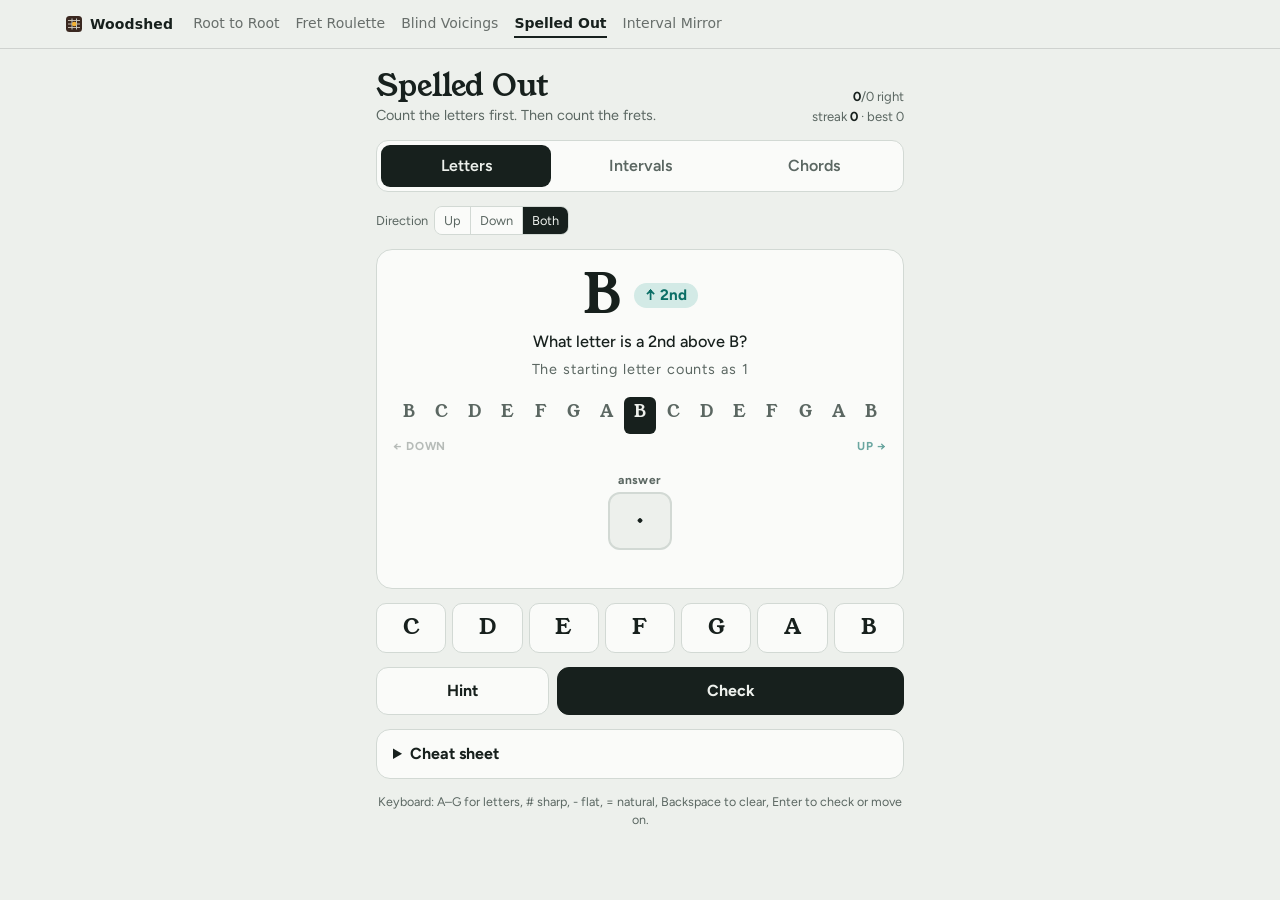
<file: spelled-out/index.html>
<!doctype html>
<html lang="en">
<head>
<meta charset="utf-8">
<meta name="viewport" content="width=device-width,initial-scale=1,viewport-fit=cover">
<title>Spelled Out · Woodshed</title>
<link rel="icon" href="../assets/icon.svg" type="image/svg+xml">
<link rel="stylesheet" href="../assets/site.css">
<link rel="preconnect" href="https://fonts.googleapis.com">
<link rel="preconnect" href="https://fonts.gstatic.com" crossorigin>
<link href="https://fonts.googleapis.com/css2?family=Young+Serif&family=Figtree:wght@400;500;600;700&display=swap" rel="stylesheet">
<style>
/* Layout: one centred practice column — prompt, letter strip, answer slots, note pad, worked explanation. Up = teal, down = plum, everywhere. */
:root{
  --paper:#EDF0EC; --card:#FAFBF9; --ink:#17201D; --muted:#5B6762; --line:#D2D9D4;
  --up:#0B6E66; --up-soft:#D3EAE6; --down:#8E3A6B; --down-soft:#F1DCE8;
  --good:#2D7838; --good-soft:#DBEFD8; --bad:#B0412D; --bad-soft:#F6DCD5; --warn:#94620A; --warn-soft:#F5E7C6;
  --f-display:"Young Serif",Georgia,"Times New Roman",serif;
  --f-body:"Figtree",system-ui,-apple-system,"Segoe UI",sans-serif;
  --f-acc:"Apple Symbols","Segoe UI Symbol","Noto Sans Symbols 2",Georgia,serif;
}
@media (prefers-color-scheme: dark){:root:not([data-theme="light"]){
  --paper:#101614; --card:#18201D; --ink:#E5EBE7; --muted:#97A49E; --line:#2B3632;
  --up:#55C3B5; --up-soft:#15332F; --down:#E28FBF; --down-soft:#3A1F31;
  --good:#71C77E; --good-soft:#18321E; --bad:#F08B73; --bad-soft:#3C1E17; --warn:#E4B651; --warn-soft:#352A12; color-scheme:dark}}
:root[data-theme="dark"]{
  --paper:#101614; --card:#18201D; --ink:#E5EBE7; --muted:#97A49E; --line:#2B3632;
  --up:#55C3B5; --up-soft:#15332F; --down:#E28FBF; --down-soft:#3A1F31;
  --good:#71C77E; --good-soft:#18321E; --bad:#F08B73; --bad-soft:#3C1E17; --warn:#E4B651; --warn-soft:#352A12; color-scheme:dark}
*{box-sizing:border-box}
body{background:var(--paper);color:var(--ink);font-family:var(--f-body);font-size:16px;line-height:1.5}
.wrap{max-width:560px;margin:0 auto;padding-inline:16px;padding-block:20px 40px;display:flex;flex-direction:column;gap:14px}
header{display:flex;justify-content:space-between;align-items:flex-end;gap:12px;flex-wrap:wrap}
h1{font-family:var(--f-display);font-weight:400;font-size:1.9rem;margin:0;line-height:1.1}
.sub{margin:2px 0 0;color:var(--muted);font-size:.9rem}
#stats{font-size:.82rem;color:var(--muted);font-variant-numeric:tabular-nums;text-align:right}
#stats b{color:var(--ink)}
button{font:inherit;color:inherit;cursor:pointer}
button:focus-visible,summary:focus-visible{outline:2px solid var(--up);outline-offset:2px}
.tabs{display:grid;grid-template-columns:repeat(3,1fr);background:var(--card);border:1px solid var(--line);border-radius:12px;padding:4px;gap:4px}
.tabs button{border:0;background:transparent;padding:9px 4px;border-radius:9px;font-weight:600;color:var(--muted)}
.tabs button[aria-selected="true"]{background:var(--ink);color:var(--paper)}
.settings{display:flex;flex-wrap:wrap;gap:8px 14px}
.set{display:flex;align-items:center;gap:6px;font-size:.8rem;color:var(--muted)}
.seg{display:inline-flex;border:1px solid var(--line);border-radius:8px;overflow:hidden}
.seg button{border:0;background:var(--card);padding:4px 9px;font-size:.8rem}
.seg button+button{border-left:1px solid var(--line)}
.seg button[aria-pressed="true"]{background:var(--ink);color:var(--paper)}
.card{background:var(--card);border:1px solid var(--line);border-radius:16px;padding:18px 16px;display:flex;flex-direction:column;gap:16px}
.prompt{display:flex;flex-direction:column;align-items:center;text-align:center;gap:6px}
.big{font-family:var(--f-display);font-size:3.4rem;line-height:1;display:flex;align-items:center;gap:12px;flex-wrap:wrap;justify-content:center}
.acc{font-family:var(--f-acc);font-size:.8em;margin-left:.04em}
.chip{font-family:var(--f-body);font-size:.95rem;font-weight:700;padding:5px 11px;border-radius:999px;white-space:nowrap}
.chip.up{background:var(--up-soft);color:var(--up)} .chip.down{background:var(--down-soft);color:var(--down)}
.q{margin:0;font-size:1.02rem;font-weight:500;text-wrap:balance}
.formula{font-size:.9rem;color:var(--muted);letter-spacing:.06em}
.strip .cells{display:grid;grid-template-columns:repeat(15,1fr);gap:2px}
.cell{display:flex;flex-direction:column;align-items:center;border-radius:6px;padding:4px 0 2px;color:var(--muted);font-variant-numeric:tabular-nums}
.cell .lt{font-family:var(--f-display);font-size:1.05rem;line-height:1.2}
.cell .num{font-size:.68rem;font-weight:700;height:1em;line-height:1}
.cell.root{background:var(--ink);color:var(--paper)}
.cell.up{background:var(--up-soft);color:var(--up)} .cell.down{background:var(--down-soft);color:var(--down)}
.cell.root.up,.cell.root.down{background:var(--ink);color:var(--paper)}
.cell.strong.up{background:var(--up);color:var(--card)} .cell.strong.down{background:var(--down);color:var(--card)}
.cell.faint{opacity:.55}
.ends{display:flex;justify-content:space-between;font-size:.72rem;font-weight:700;letter-spacing:.06em;text-transform:uppercase;margin-top:4px;color:var(--muted);opacity:.6}
.ends .on{opacity:1} .ends .dn.on{color:var(--down)} .ends .upl.on{color:var(--up)}
.ends span{opacity:.7} .ends span.on{opacity:1}
.slots{display:flex;justify-content:center;gap:8px;flex-wrap:wrap}
.slot{display:flex;flex-direction:column;align-items:center;gap:3px}
.slot .lab{font-size:.75rem;font-weight:700;color:var(--muted);letter-spacing:.04em}
.slot button{min-width:64px;height:58px;border-radius:12px;border:2px solid var(--line);background:var(--paper);font-family:var(--f-display);font-size:1.6rem;padding:0 10px}
.slot button.sel{border-color:var(--ink)}
.slot button.given{border-style:dashed;color:var(--muted);cursor:default}
.slot button .ghost{color:var(--muted);opacity:.5}
.slot button.ok{border-color:var(--good);background:var(--good-soft);color:var(--good)}
.slot button.enh{border-color:var(--warn);background:var(--warn-soft);color:var(--warn)}
.slot button.bad{border-color:var(--bad);background:var(--bad-soft);color:var(--bad)}
.slot .fix{font-size:.85rem;font-weight:700;color:var(--ink);min-height:1.2em}
.pad{display:grid;gap:6px}
#letters{grid-template-columns:repeat(7,1fr)}
#accs{grid-template-columns:repeat(5,1fr)}
.pad button{height:50px;border-radius:10px;border:1px solid var(--line);background:var(--card);font-family:var(--f-display);font-size:1.35rem}
#accs button{height:42px;font-family:var(--f-acc);font-size:1.25rem}
.pad button:active{transform:translateY(1px)}
.actions{display:grid;grid-template-columns:1fr 2fr;gap:8px}
.actions button{height:48px;border-radius:12px;font-weight:700;border:1px solid var(--line);background:var(--card)}
.actions .primary{background:var(--ink);color:var(--paper);border-color:var(--ink)}
.fb{border-radius:14px;padding:14px 16px;border:1px solid var(--line);background:var(--card);display:flex;flex-direction:column;gap:8px}
.fb h2{margin:0;font-size:1.05rem}
.fb.ok h2{color:var(--good)} .fb.enh h2{color:var(--warn)} .fb.bad h2{color:var(--bad)}
.fb p,.fb li{margin:0;font-size:.95rem}
.fb ol{margin:0;padding-left:1.2em;display:flex;flex-direction:column;gap:6px}
.step{font-size:.72rem;font-weight:700;letter-spacing:.08em;text-transform:uppercase;color:var(--muted);display:block}
.ref{background:var(--card);border:1px solid var(--line);border-radius:14px;padding:12px 16px}
.ref summary{font-weight:700;cursor:pointer}
.ref p{font-size:.92rem;margin:.6em 0}
.tbl{overflow-x:auto}
table{border-collapse:collapse;width:100%;font-size:.88rem;font-variant-numeric:tabular-nums;margin:.4em 0 .8em}
th,td{text-align:left;padding:5px 8px;border-bottom:1px solid var(--line)}
th{font-size:.72rem;text-transform:uppercase;letter-spacing:.06em;color:var(--muted)}
.keys{font-size:.78rem;color:var(--muted);margin:0;text-align:center}
@media (hover:none){.keys{display:none}}
@keyframes pop{from{transform:scale(.96)}to{transform:scale(1)}}
.fb{animation:pop .18s ease-out}
@media (prefers-reduced-motion:reduce){.fb{animation:none}}
</style>
</head>
<body>
<nav class="ws-nav" aria-label="Practice tools"><div class="ws-inner"><a class="ws-home" href="../">Woodshed</a><div class="ws-links"><a href="../root-to-root/">Root to Root</a><a href="../fret-roulette/">Fret Roulette</a><a href="../blind-voicings/">Blind Voicings</a><a href="../spelled-out/" aria-current="page">Spelled Out</a><a href="../interval-mirror/">Interval Mirror</a></div></div></nav>
<script>(function(){var l=document.querySelector(".ws-links"),a=l&&l.querySelector("[aria-current]");if(a&&l.scrollWidth>l.clientWidth)l.scrollLeft=a.offsetLeft-l.offsetLeft-16;})();</script>
<div class="wrap">
  <header>
    <div>
      <h1>Spelled Out</h1>
      <p class="sub">Count the letters first. Then count the frets.</p>
    </div>
    <div id="stats"></div>
  </header>
  <nav class="tabs" role="tablist">
    <button role="tab" data-mode="letters" id="tab-letters">Letters</button>
    <button role="tab" data-mode="intervals" id="tab-intervals">Intervals</button>
    <button role="tab" data-mode="chords" id="tab-chords">Chords</button>
  </nav>
  <div class="settings" id="settings"></div>
  <section class="card">
    <div class="prompt" id="prompt"></div>
    <div class="strip" id="strip"></div>
    <div class="slots" id="slots"></div>
  </section>
  <div class="pad" id="letters"></div>
  <div class="pad" id="accs"></div>
  <div class="actions"><button id="hint">Hint</button><button id="go" class="primary">Check</button></div>
  <section class="fb" id="fb" hidden></section>
  <details class="ref">
    <summary>Cheat sheet</summary>
    <p><b>Step 1, letters.</b> The number in an interval's name is how many letters to count, with the starting letter as 1. A 3rd above C: C(1) D(2) E(3). Sharps and flats don't change the count, so a 3rd above C♯ is still some kind of E.</p>
    <p><b>Step 2, frets.</b> The quality (major, minor, perfect) says how many frets apart the notes are. Check the plain letter, then add a sharp or flat to land on the right fret.</p>
    <div class="tbl"><table>
      <thead><tr><th>Interval</th><th>Letters</th><th>Frets</th><th>From C</th></tr></thead>
      <tbody id="ivtable"></tbody>
    </table></div>
    <p><b>Chords.</b> Most chords stack every other letter (C E G B, D F A C). Get those letters down first, then fix each one with Step 2.</p>
    <div class="tbl"><table>
      <thead><tr><th>Chord</th><th>Formula</th><th>From C</th></tr></thead>
      <tbody id="chtable"></tbody>
    </table></div>
  </details>
  <p class="keys">Keyboard: A–G for letters, # sharp, - flat, = natural, Backspace to clear, Enter to check or move on.</p>
</div>

<script>
const LET=['C','D','E','F','G','A','B'], NAT=[0,2,4,5,7,9,11];
const ACC={'-2':'♭♭','-1':'♭','0':'','1':'♯','2':'x'};
const pc=n=>((NAT[n.l]+n.a)%12+12)%12;
const nm=n=>LET[n.l]+ACC[n.a];
const nh=n=>LET[n.l]+(n.a?`<span class="acc">${ACC[n.a]}</span>`:'');
const ORD={2:'2nd',3:'3rd',4:'4th',5:'5th',6:'6th',7:'7th'};
const IV={m2:{n:2,s:1,name:'minor 2nd'},M2:{n:2,s:2,name:'major 2nd'},m3:{n:3,s:3,name:'minor 3rd'},M3:{n:3,s:4,name:'major 3rd'},
P4:{n:4,s:5,name:'perfect 4th'},A4:{n:4,s:6,name:'augmented 4th'},d5:{n:5,s:6,name:'diminished 5th'},P5:{n:5,s:7,name:'perfect 5th'},
A5:{n:5,s:8,name:'augmented 5th'},m6:{n:6,s:8,name:'minor 6th'},M6:{n:6,s:9,name:'major 6th'},d7:{n:7,s:9,name:'diminished 7th'},
m7:{n:7,s:10,name:'minor 7th'},M7:{n:7,s:11,name:'major 7th'}};
const DEG={M2:'2',m3:'♭3',M3:'3',P4:'4',d5:'♭5',P5:'5',A5:'♯5',M6:'6',d7:'♭♭7',m7:'♭7',M7:'7'};
const CH=[
{id:'maj',sym:'',name:'major',f:['M3','P5'],set:'tri'},
{id:'min',sym:'m',name:'minor',f:['m3','P5'],set:'tri'},
{id:'dim',sym:'°',name:'diminished',f:['m3','d5'],set:'tri'},
{id:'aug',sym:'+',name:'augmented',f:['M3','A5'],set:'tri'},
{id:'sus2',sym:'sus2',name:'sus2',f:['M2','P5'],set:'tri'},
{id:'sus4',sym:'sus4',name:'sus4',f:['P4','P5'],set:'tri'},
{id:'7',sym:'7',name:'dominant 7th',f:['M3','P5','m7'],set:'sev'},
{id:'maj7',sym:'maj7',name:'major 7th',f:['M3','P5','M7'],set:'sev'},
{id:'m7',sym:'m7',name:'minor 7th',f:['m3','P5','m7'],set:'sev'},
{id:'m7b5',sym:'m7♭5',name:'half-diminished',f:['m3','d5','m7'],set:'sev'},
{id:'dim7',sym:'°7',name:'diminished 7th',f:['m3','d5','d7'],set:'sev'},
{id:'6',sym:'6',name:'major 6th',f:['M3','P5','M6'],set:'sev'},
{id:'m6',sym:'m6',name:'minor 6th',f:['m3','P5','M6'],set:'sev'}];
const chord=id=>CH.find(c=>c.id===id);
const mod=(x,m)=>((x%m)+m)%m;
function move(root,k,dir){const iv=IV[k];const l=mod(root.l+dir*(iv.n-1),7);const t=mod(pc(root)+dir*iv.s,12);let a=mod(t-NAT[l],12);if(a>6)a-=12;return{l,a};}
const rnd=a=>a[Math.floor(Math.random()*a.length)];
const NATROOTS=[0,1,2,3,4,5,6].map(l=>({l,a:0}));
const ALLROOTS=NATROOTS.concat([[0,1],[1,-1],[1,1],[2,-1],[3,1],[4,-1],[4,1],[5,-1],[5,1],[6,-1]].map(([l,a])=>({l,a})));

const KEY='spelled-out-v1';
let S={mode:'letters',
  set:{letters:{dir:'mix'},intervals:{dir:'mix',roots:'nat',set:'basic'},chords:{roots:'nat',set:'tri',formula:'show'}},
  stats:{letters:{r:0,t:0,s:0,b:0},intervals:{r:0,t:0,s:0,b:0},chords:{r:0,t:0,s:0,b:0}}};
try{const d=JSON.parse(localStorage.getItem(KEY)||'null');if(d&&d.set&&d.stats)S={...S,...d,set:{...S.set,...d.set},stats:{...S.stats,...d.stats}};}catch(e){}
const save=()=>{try{localStorage.setItem(KEY,JSON.stringify(S))}catch(e){}};
let review=[],Q=null,slots=[],sel=0,last=0,checked=false,hinted=false,prevKey='';

const SETTINGS={
 letters:[{k:'dir',label:'Direction',o:[['up','Up'],['down','Down'],['mix','Both']]}],
 intervals:[{k:'dir',label:'Direction',o:[['up','Up'],['down','Down'],['mix','Both']]},
   {k:'roots',label:'Roots',o:[['nat','Natural'],['all','With ♯ ♭']]},
   {k:'set',label:'Intervals',o:[['basic','3rds–5ths'],['all','All']]}],
 chords:[{k:'roots',label:'Roots',o:[['nat','Natural'],['all','With ♯ ♭']]},
   {k:'set',label:'Chords',o:[['tri','Triads'],['sev','7ths & 6ths'],['all','All']]},
   {k:'formula',label:'Formula',o:[['show','Show'],['hide','Hide']]}]};

const dirOf=d=>d==='up'?1:d==='down'?-1:rnd([1,-1]);
const qkey=q=>JSON.stringify([q.mode,q.root,q.n,q.k,q.dir,q.c]);
function gen(m){const st=S.set[m];
 for(let i=0;i<300;i++){let q;
  if(m==='letters'){const root=rnd(NATROOTS),n=2+Math.floor(Math.random()*6),dir=dirOf(st.dir);
    q={mode:m,root,n,dir,ans:[{l:mod(root.l+dir*(n-1),7),a:0}]};}
  else if(m==='intervals'){const k=rnd(st.set==='basic'?['m3','M3','P4','P5']:['m2','M2','m3','M3','P4','A4','d5','P5','m6','M6','m7','M7']);
    const root=rnd(st.roots==='nat'?NATROOTS:ALLROOTS),dir=dirOf(st.dir),a=move(root,k,dir);
    if(Math.abs(a.a)>2)continue; q={mode:m,root,k,dir,n:IV[k].n,ans:[a]};}
  else{const c=rnd(CH.filter(c=>st.set==='all'||c.set===st.set)),root=rnd(st.roots==='nat'?NATROOTS:ALLROOTS);
    const t=c.f.map(k=>move(root,k,1)); if(t.some(x=>Math.abs(x.a)>2))continue; q={mode:m,root,c:c.id,dir:1,ans:t};}
  if(qkey(q)===prevKey)continue; return q;}
}
function newQ(){const m=S.mode;let q=null;
 const i=review.findIndex(r=>r.q.mode===m&&r.wait<=0);
 if(i>=0)q=review.splice(i,1)[0].q;
 review.forEach(r=>{if(r.q.mode===m)r.wait--});
 if(!q)q=gen(m);
 Q=q;prevKey=qkey(q);slots=q.ans.map(()=>null);sel=0;last=0;checked=false;hinted=false;
 render();}

const $=id=>document.getElementById(id);
function renderSettings(){
 $('settings').innerHTML=SETTINGS[S.mode].map(g=>`<div class="set">${g.label}<span class="seg">${g.o.map(([v,l])=>
  `<button data-k="${g.k}" data-v="${v}" aria-pressed="${S.set[S.mode][g.k]===v}">${l}</button>`).join('')}</span></div>`).join('');
}
function renderStats(){const s=S.stats[S.mode];
 $('stats').innerHTML=`<b>${s.r}</b>/${s.t} right<br>streak <b>${s.s}</b> · best ${s.b}`;}
function stripMarks(){const m={};if(!(hinted||checked))return m;
 if(Q.mode==='chords'){const c=chord(Q.c);const nums=new Set([1,...c.f.map(k=>IV[k].n)]);
   for(let j=0;j<7;j++)m[j]={num:j+1,dir:1,strong:nums.has(j+1)&&j>0,faint:!nums.has(j+1)};}
 else for(let j=0;j<Q.n;j++)m[Q.dir*j]={num:j+1,dir:Q.dir,strong:j===Q.n-1};
 return m;}
function renderStrip(){const marks=stripMarks();let h='';
 for(let i=-7;i<=7;i++){const m=marks[i];const c=['cell'];if(i===0)c.push('root');
  if(m){c.push(m.dir>0?'up':'down');if(m.strong)c.push('strong');if(m.faint)c.push('faint');}
  h+=`<div class="${c.join(' ')}"><span class="lt">${LET[mod(Q.root.l+i,7)]}</span><span class="num">${m?m.num:''}</span></div>`;}
 const isCh=Q.mode==='chords';
 $('strip').innerHTML=`<div class="cells">${h}</div><div class="ends"><span class="dn ${!isCh&&Q.dir<0?'on':''}">← down</span><span class="upl ${isCh||Q.dir>0?'on':''}">up →</span></div>`;}
function renderPrompt(){let h;
 const dirw=Q.dir>0?'above':'below',chip=(t)=>`<span class="chip ${Q.dir>0?'up':'down'}">${Q.dir>0?'↑':'↓'} ${t}</span>`;
 if(Q.mode==='letters')h=`<div class="big">${nh(Q.root)}${chip(ORD[Q.n])}</div><p class="q">What letter is a ${ORD[Q.n]} ${dirw} ${nm(Q.root)}?</p><span class="formula">The starting letter counts as 1</span>`;
 else if(Q.mode==='intervals')h=`<div class="big">${nh(Q.root)}${chip(IV[Q.k].name)}</div><p class="q">What note is a ${IV[Q.k].name} ${dirw} ${nm(Q.root)}?</p>`;
 else{const c=chord(Q.c);h=`<div class="big">${nh(Q.root)}${c.sym?`<span style="font-size:.6em">${c.sym.replace('♭','<span class="acc">♭</span>')}</span>`:''}</div><p class="q">Spell ${nm(Q.root)} ${c.name}.</p>${S.set.chords.formula==='show'?`<span class="formula">1 · ${c.f.map(k=>DEG[k]).join(' · ')}</span>`:''}`;}
 $('prompt').innerHTML=h;}
function renderSlots(){let h='';const isCh=Q.mode==='chords',c=isCh&&chord(Q.c),showF=S.set.chords.formula==='show';
 if(isCh)h+=`<div class="slot"><span class="lab">${showF?'1':'root'}</span><button class="given" tabindex="-1">${nh(Q.root)}</button><span class="fix"></span></div>`;
 slots.forEach((v,i)=>{const t=Q.ans[i];let cls='',fix='';
  if(checked){const r=status(i);cls=r;if(r!=='ok')fix='→ '+(Q.mode==='letters'?LET[t.l]:nh(t));}
  else if(i===sel&&slots.length>1)cls='sel';
  let inner=v?(Q.mode==='letters'?LET[v.l]:nh(v)):(hinted&&isCh?`<span class="ghost">${LET[t.l]}</span>`:'·');
  const lab=isCh?(showF?DEG[c.f[i]]:'note '+(i+2)):'answer';
  h+=`<div class="slot"><span class="lab">${lab}</span><button data-slot="${i}" class="${cls}" aria-label="${lab}">${inner}</button><span class="fix">${fix}</span></div>`;});
 $('slots').innerHTML=h;}
function status(i){const g=slots[i],t=Q.ans[i];if(!g)return'bad';
 if(Q.mode==='letters')return g.l===t.l?'ok':'bad';
 if(g.l===t.l&&g.a===t.a)return'ok';return pc(g)===pc(t)?'enh':'bad';}
function render(){
 document.querySelectorAll('.tabs button').forEach(b=>b.setAttribute('aria-selected',b.dataset.mode===S.mode));
 renderSettings();renderStats();renderPrompt();renderStrip();renderSlots();
 $('accs').hidden=S.mode==='letters';
 $('go').textContent=checked?'Next':'Check';
 $('hint').disabled=checked||hinted;$('hint').style.opacity=(checked||hinted)?.45:1;
 if(!checked)$('fb').hidden=true;}

function lettersPath(root,n,dir){const a=[];for(let j=0;j<n;j++)a.push(LET[mod(root.l+dir*j,7)]);return a.join(' → ');}
function fretLine(root,k,dir){const iv=IV[k],ans=move(root,k,dir),nat={l:ans.l,a:0};
 const d=dir>0?mod(pc(nat)-pc(root),12):mod(pc(root)-pc(nat),12);
 const rel=dir>0?'above':'below',diff=iv.s-d,L=LET[ans.l],fr=x=>x+(x===1?' fret':' frets');
 if(diff===0)return `Plain ${L} is ${fr(d)} ${rel} ${nm(root)}, exactly a ${iv.name}. No sharp or flat needed: <b>${nm(ans)}</b>.`;
 const raise=(dir>0)===(diff>0),st=Math.abs(diff);
 return `Plain ${L} is ${fr(d)} ${rel} ${nm(root)}, but a ${iv.name} is ${fr(iv.s)}. ${raise?'Raise':'Lower'} ${L} by ${st===1?'a half step':'two half steps'}: <b>${nm(ans)}</b>.`;}
function explain(){const r=Q.root;
 if(Q.mode==='letters')return `<p>Start on ${LET[r.l]} as 1 and count ${Q.dir>0?'up':'down'}: ${lettersPath(r,Q.n,Q.dir)}. Letter ${Q.n} is <b>${LET[Q.ans[0].l]}</b>.</p>`;
 if(Q.mode==='intervals')return `<p><span class="step">1 · Letters</span>A ${ORD[Q.n]} means ${Q.n} letters ${Q.dir>0?'up':'down'}${r.a?`, ignoring the ${ACC[r.a]}`:''}: ${lettersPath(r,Q.n,Q.dir)}.</p><p><span class="step">2 · Frets</span>${fretLine(r,Q.k,Q.dir)}</p>`;
 const c=chord(Q.c);
 return `<p><span class="step">1 · Letters</span>${nm(r)}${c.sym} uses the letters ${[LET[r.l],...Q.ans.map(t=>LET[t.l])].join(' ')}.</p><span class="step">2 · Frets, one note at a time</span><ol>${c.f.map(k=>`<li><b>${DEG[k]}</b> (${IV[k].name}): ${fretLine(r,k,1)}</li>`).join('')}</ol>`;}

function check(){
 if(slots.some(x=>!x)){const fb=$('fb');fb.hidden=false;fb.className='fb';fb.innerHTML='<p>Fill in every note first.</p>';return;}
 checked=true;const res=slots.map((_,i)=>status(i));const st=S.stats[S.mode];st.t++;
 const allOk=res.every(r=>r==='ok'),anyBad=res.includes('bad');
 if(allOk){st.r++;st.s++;st.b=Math.max(st.b,st.s);}else{st.s=0;review.push({q:Q,wait:2});}
 save();render();
 const fb=$('fb');fb.hidden=false;fb.className='fb '+(allOk?'ok':anyBad?'bad':'enh');
 let head=allOk?(st.s>2?`Correct · ${st.s} in a row`:'Correct'):anyBad?'Not quite':'Right sound, wrong spelling';
 let note='';
 if(!allOk&&!anyBad){const i=res.indexOf('enh');note=`<p>${nm(slots[i])} and ${nm(Q.ans[i])} are the same fret, but this ${Q.mode==='chords'?'chord':'interval'} needs the letter ${LET[Q.ans[i].l]}. The letter count decides the name.</p>`;}
 if(!allOk)note+='<p style="color:var(--muted);font-size:.85rem">This one will come back in a few questions.</p>';
 fb.innerHTML=`<h2>${head}</h2>${note}${explain()}`;}

function pickLetter(l){if(checked)return;slots[sel]={l,a:0};last=sel;
 const nx=slots.findIndex((v,i)=>!v&&i>sel),any=slots.findIndex(v=>!v);sel=nx>=0?nx:any>=0?any:sel;render();}
function pickAcc(a){if(checked||S.mode==='letters'||!slots[last])return;slots[last].a=a;render();}
function clearSlot(){if(checked)return;slots[last]=null;sel=last;render();}

$('letters').innerHTML=['C','D','E','F','G','A','B'].map((L,l)=>`<button data-l="${l}">${L}</button>`).join('');
$('accs').innerHTML=[[-2,'♭♭','double flat'],[-1,'♭','flat'],[0,'♮','natural'],[1,'♯','sharp'],[2,'x','double sharp']].map(([v,t,a])=>`<button data-a="${v}" aria-label="${a}">${t}</button>`).join('');
$('ivtable').innerHTML=['m2','M2','m3','M3','P4','A4','d5','P5','m6','M6','m7','M7'].map(k=>`<tr><td>${IV[k].name}</td><td>${IV[k].n}</td><td>${IV[k].s}</td><td>${nm(move({l:0,a:0},k,1))}</td></tr>`).join('');
$('chtable').innerHTML=CH.map(c=>`<tr><td>${c.name}</td><td>1 ${c.f.map(k=>DEG[k]).join(' ')}</td><td>C${c.sym} = ${['C',...c.f.map(k=>nm(move({l:0,a:0},k,1)))].join(' ')}</td></tr>`).join('');

document.addEventListener('click',e=>{const b=e.target.closest('button');if(!b)return;
 if(b.dataset.mode){if(S.mode!==b.dataset.mode){S.mode=b.dataset.mode;save();newQ();}return;}
 if(b.dataset.k){S.set[S.mode][b.dataset.k]=b.dataset.v;save();newQ();return;}
 if(b.dataset.l!==undefined)return pickLetter(+b.dataset.l);
 if(b.dataset.a!==undefined)return pickAcc(+b.dataset.a);
 if(b.dataset.slot!==undefined){if(!checked){sel=last=+b.dataset.slot;render();}return;}
 if(b.id==='go')return checked?newQ():check();
 if(b.id==='hint'){hinted=true;render();}
});
document.addEventListener('keydown',e=>{if(e.metaKey||e.ctrlKey||e.altKey)return;const k=e.key;
 const i='CDEFGAB'.indexOf(k.toUpperCase());
 if(k.length===1&&i>=0){pickLetter(i);e.preventDefault();}
 else if(k==='#')pickAcc(1);else if(k==='-')pickAcc(-1);else if(k==='=')pickAcc(0);
 else if(k==='Backspace'){clearSlot();e.preventDefault();}
 else if(k==='Enter'&&!(e.target.closest&&e.target.closest('button'))){checked?newQ():check();e.preventDefault();}
});
newQ();
</script>
</body>
</html>
</file>
<file: assets/site.css>
/* Shared base for every page, loaded before each tool's own styles. */
:root{box-sizing:border-box;padding-top:env(safe-area-inset-top,0px);padding-bottom:env(safe-area-inset-bottom,0px)}
html{scroll-padding-top:env(safe-area-inset-top,0px)}
body{margin:0;padding:0}
img{max-width:100%}
[hidden]:not([hidden=until-found i]){display:none!important}

/* Site nav. Colours inherit from each tool so it sits in that tool's theme. */
.ws-nav{font:500 14px/1.3 system-ui,-apple-system,"Segoe UI",sans-serif;color:inherit;
  border-bottom:1px solid color-mix(in srgb,currentColor 14%,transparent)}
.ws-inner{max-width:1180px;margin:0 auto;padding:10px 16px;display:flex;align-items:center;gap:6px 20px;flex-wrap:wrap}
.ws-nav a{color:inherit;text-decoration:none}
.ws-home{font-weight:700;letter-spacing:.01em;display:inline-flex;align-items:center;gap:8px;white-space:nowrap}
.ws-home::before{content:"";width:16px;height:16px;background:url("icon.svg") center/contain no-repeat}
.ws-links{display:flex;gap:4px 16px;overflow-x:auto;scrollbar-width:none;min-width:0;flex:1}
.ws-links::-webkit-scrollbar{display:none}
.ws-links a{opacity:.62;white-space:nowrap;padding:4px 0;border-bottom:2px solid transparent}
.ws-links a:hover{opacity:1}
.ws-links a[aria-current="page"]{opacity:1;font-weight:650;border-bottom-color:currentColor}
.ws-nav a:focus-visible{outline:2px solid currentColor;outline-offset:3px;border-radius:2px}
@media (max-width:560px){.ws-links{flex-basis:100%}}
/* Root to Root pads its body; pull the nav out to the edges there. */
body.ws-padded > .ws-nav{margin:-28px -20px 22px}
</file>
